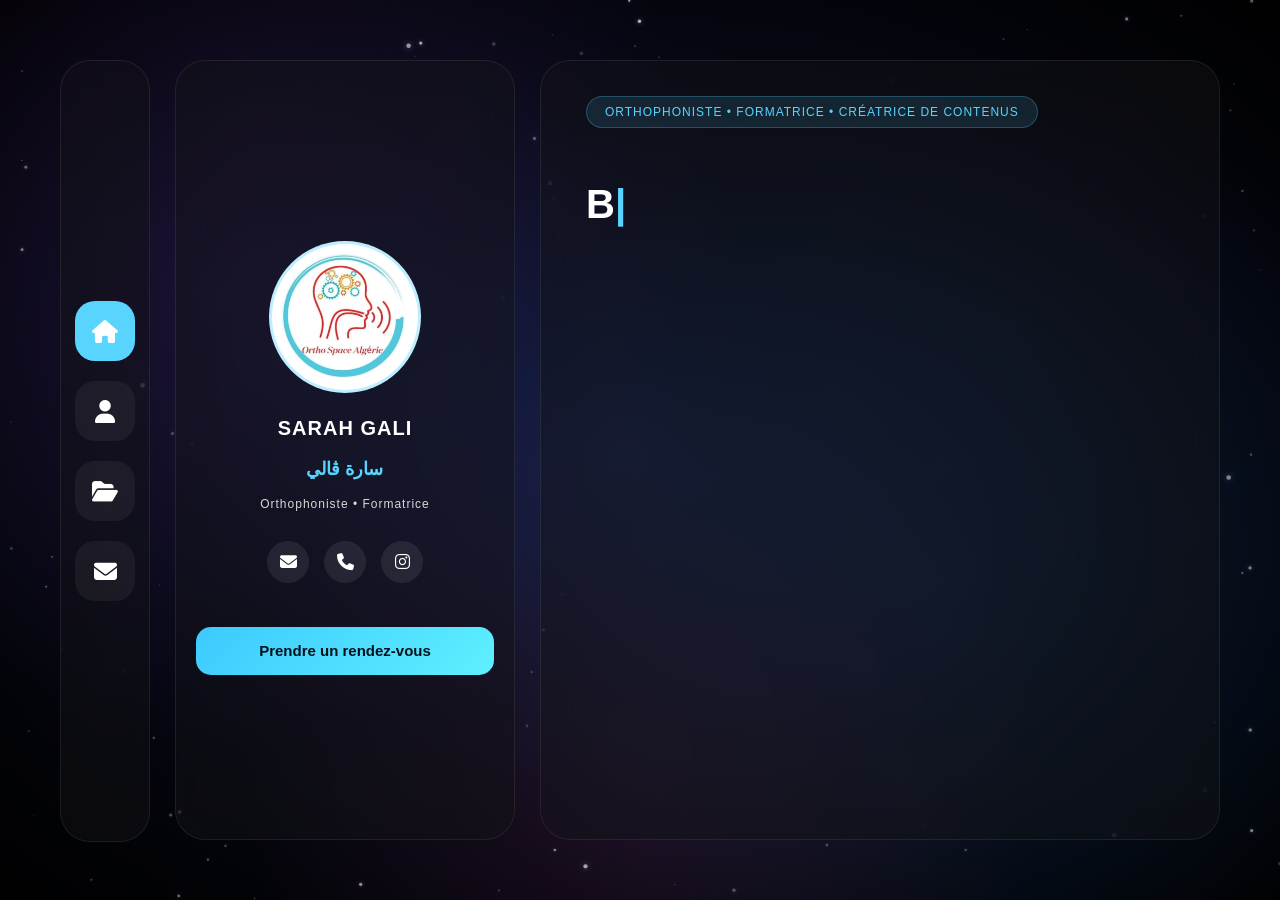
<file: index.html>
<!DOCTYPE html>
<html lang="fr">
<head>
    <meta charset="UTF-8">
    <meta name="viewport" content="width=device-width, initial-scale=1.0">
    <title>Sarah Gali — Orthophoniste | Ortho Space Algérie</title>

    <!-- Icônes -->
    <link rel="stylesheet" href="https://cdnjs.cloudflare.com/ajax/libs/font-awesome/6.7.2/css/all.min.css">

    <!-- Styles -->
    <link rel="stylesheet" href="style.css">
</head>

<body>

    <div class="container">

        <!-- ===== Sidebar (menu) ===== -->
        <aside class="sidebar">
            <nav class="menu">
                <a href="index.html" class="active" aria-label="Accueil">
                    <i class="fa-solid fa-house"></i>
                </a>
                <a href="Profil/index2.html" aria-label="Profil">
                    <i class="fa-solid fa-user"></i>
                </a>
                <a href="Portfolio/index3.html" aria-label="Portfolio">
                    <i class="fa-solid fa-folder-open"></i>
                </a>
                <a href="Contact/index4.html" aria-label="Contact">
                    <i class="fa-solid fa-envelope"></i>
                </a>
            </nav>
        </aside>

        <!-- ===== Profil ===== -->
        <aside class="profile">
            <img src="images/LogoOrtho.png" alt="Ortho Space Algérie" class="avatar">

            <h2>SARAH GALI</h2>
            <h3>سارة ڨالي</h3>
            <span>Orthophoniste • Formatrice</span>

            <div class="social">
                <a href="mailto:orthospacealgeria@gmail.com" aria-label="Email">
                    <i class="fa-solid fa-envelope"></i>
                </a>
                <a href="tel:+213540932616" aria-label="Téléphone">
                    <i class="fa-solid fa-phone"></i>
                </a>
                <a href="https://instagram.com/orthospacealgeria" target="_blank" rel="noopener" aria-label="Instagram">
                    <i class="fa-brands fa-instagram"></i>
                </a>
            </div>

            <button class="contact-btn" type="button">
                Prendre un rendez-vous
            </button>
        </aside>

        <!-- ===== Contenu principal ===== -->
        <main class="content">

            <!-- Hero -->
            <section class="hero">
                <span class="badge">ORTHOPHONISTE • FORMATRICE • CRÉATRICE DE CONTENUS</span>

                <h1>
                    Bonjour,
                    <br>
                    Je suis <span>Sarah Gali</span>
                </h1>

                <p>
                    Orthophoniste algérienne diplômée installer en liberal responsable d'
                    <strong>Ortho Space Algérie</strong>, j'accompagne les bébés,
                    enfants, adolescents, adultes et personnes âgées dans
                    l'évaluation, la prévention et la prise en charge des troubles
                    de la communication, du langage, de la déglutition et des
                    fonctions oro-myo-fonctionnelles.
                </p>
            </section>

            <!-- Services -->
            <section class="services-animation">
                <span class="section-subtitle">CE QUE JE FAIS</span>
                <h2 class="section-title">Mes <span>Services</span></h2>

                <div class="services-center">
                    <div class="line vertical"></div>
                    <div class="line horizontal"></div>

                    <div class="heart-center">
                        <i class="fa-solid fa-heart"></i>
                    </div>

                    <div class="service top-left">
                        <i class="fa-solid fa-comments"></i>
                        <h3>Langage oral</h3>
                    </div>

                    <div class="service top-right">
                        <i class="fa-solid fa-book"></i>
                        <h3>Apprentissages</h3>
                    </div>

                    <div class="service bottom-left">
                        <i class="fa-solid fa-puzzle-piece"></i>
                        <h3>TSA & Communication</h3>
                    </div>

                    <div class="service bottom-right">
                        <i class="fa-solid fa-utensils"></i>
                        <h3>Alimentation</h3>
                    </div>
                </div>
            </section>

            <a href="Profil/index2.html" class="know-link">
                <span class="know-text">Apprends à me connaître</span>
                <span class="know-arrow">
                    <i class="fa-solid fa-arrow-right-long"></i>
                </span>
            </a>

        </main>

    </div>

    <!-- Fond animé -->
    <div class="nebula"></div>
    <canvas id="stars"></canvas>

    <!-- Scripts -->
    <script src="script.js"></script>

</body>
</html>
</file>
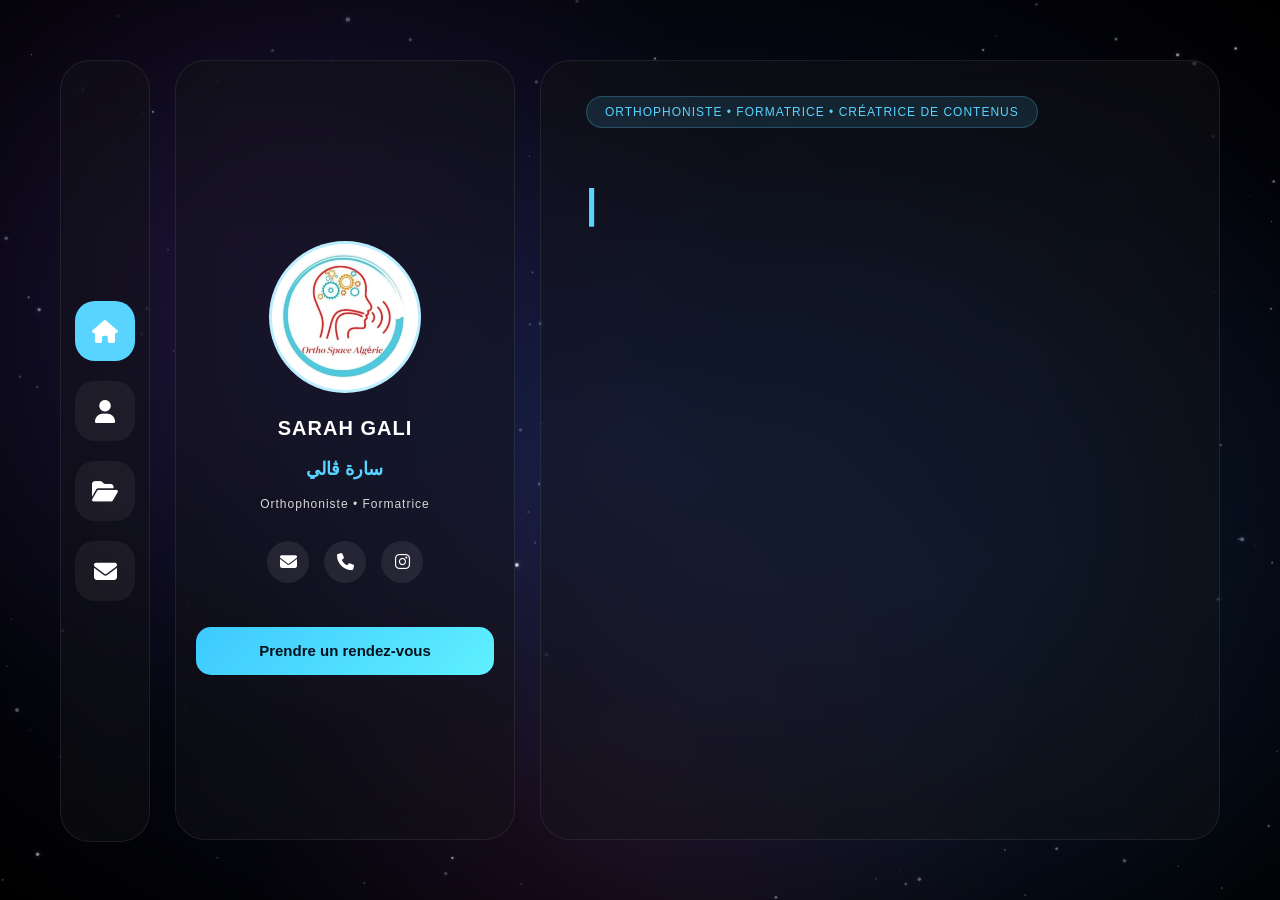
<file: Accueil/index.html>
<!DOCTYPE html>
<html lang="fr">
<head>
    <meta charset="UTF-8">
    <meta name="viewport" content="width=device-width, initial-scale=1.0">
    <title>Sarah Gali — Orthophoniste | Ortho Space Algérie</title>

    <!-- Icônes -->
    <link rel="stylesheet" href="https://cdnjs.cloudflare.com/ajax/libs/font-awesome/6.7.2/css/all.min.css">

    <!-- Styles -->
    <link rel="stylesheet" href="../Accueil/style.css">
</head>

<body>

    <div class="container">

        <!-- ===== Sidebar (menu) ===== -->
        <aside class="sidebar">
            <nav class="menu">
                <a href="../index.html" class="active" aria-label="Accueil">
                    <i class="fa-solid fa-house"></i>
                </a>
                <a href="../Profil/index2.html" aria-label="Profil">
                    <i class="fa-solid fa-user"></i>
                </a>
                <a href="../Portfolio/index3.html" aria-label="Portfolio">
                    <i class="fa-solid fa-folder-open"></i>
                </a>
                <a href="../Contact/index4.html" aria-label="Contact">
                    <i class="fa-solid fa-envelope"></i>
                </a>
            </nav>
        </aside>

        <!-- ===== Profil ===== -->
        <aside class="profile">
            <img src="../images/LogoOrtho.png" alt="Ortho Space Algérie" class="avatar">

            <h2>SARAH GALI</h2>
            <h3>سارة ڨالي</h3>
            <span>Orthophoniste • Formatrice</span>

            <div class="social">
                <a href="mailto:orthospacealgeria@gmail.com" aria-label="Email">
                    <i class="fa-solid fa-envelope"></i>
                </a>
                <a href="tel:+213540932616" aria-label="Téléphone">
                    <i class="fa-solid fa-phone"></i>
                </a>
                <a href="https://instagram.com/orthospacealgeria" target="_blank" rel="noopener" aria-label="Instagram">
                    <i class="fa-brands fa-instagram"></i>
                </a>
            </div>

            <button class="contact-btn" type="button">
                Prendre un rendez-vous
            </button>
        </aside>

        <!-- ===== Contenu principal ===== -->
        <main class="content">

            <!-- Hero -->
            <section class="hero">
                <span class="badge">ORTHOPHONISTE • FORMATRICE • CRÉATRICE DE CONTENUS</span>

                <h1>
                    Bonjour,
                    <br>
                    Je suis <span>Sarah Gali</span>
                </h1>

                <p>
                    Orthophoniste algérienne diplômée et j'ai une clinique de
                    <strong>Ortho Space Algérie</strong>, j'accompagne les bébés,
                    enfants, adolescents, adultes et personnes âgées dans
                    l'évaluation, la prévention et la prise en charge des troubles
                    de la communication, du langage, de la déglutition et des
                    fonctions oro-myo-fonctionnelles.
                </p>
            </section>

            <!-- Services -->
            <section class="services-animation">
                <span class="section-subtitle">CE QUE JE FAIS</span>
                <h2 class="section-title">Mes <span>Services</span></h2>

                <div class="services-center">
                    <div class="line vertical"></div>
                    <div class="line horizontal"></div>

                    <div class="heart-center">
                        <i class="fa-solid fa-heart"></i>
                    </div>

                    <div class="service top-left">
                        <i class="fa-solid fa-comments"></i>
                        <h3>Langage oral</h3>
                    </div>

                    <div class="service top-right">
                        <i class="fa-solid fa-book"></i>
                        <h3>Apprentissages</h3>
                    </div>

                    <div class="service bottom-left">
                        <i class="fa-solid fa-puzzle-piece"></i>
                        <h3>TSA & Communication</h3>
                    </div>

                    <div class="service bottom-right">
                        <i class="fa-solid fa-utensils"></i>
                        <h3>Alimentation</h3>
                    </div>
                </div>
            </section>

            <a href="Profil.html" class="know-link">
                <span class="know-text">Apprends à me connaître</span>
                <span class="know-arrow">
                    <i class="fa-solid fa-arrow-right-long"></i>
                </span>
            </a>

        </main>

    </div>

    <!-- Fond animé -->
    <div class="nebula"></div>
    <canvas id="stars"></canvas>

    <!-- Scripts -->
    <script src="../Accueil/script.js"></script>

</body>
</html>
</file>
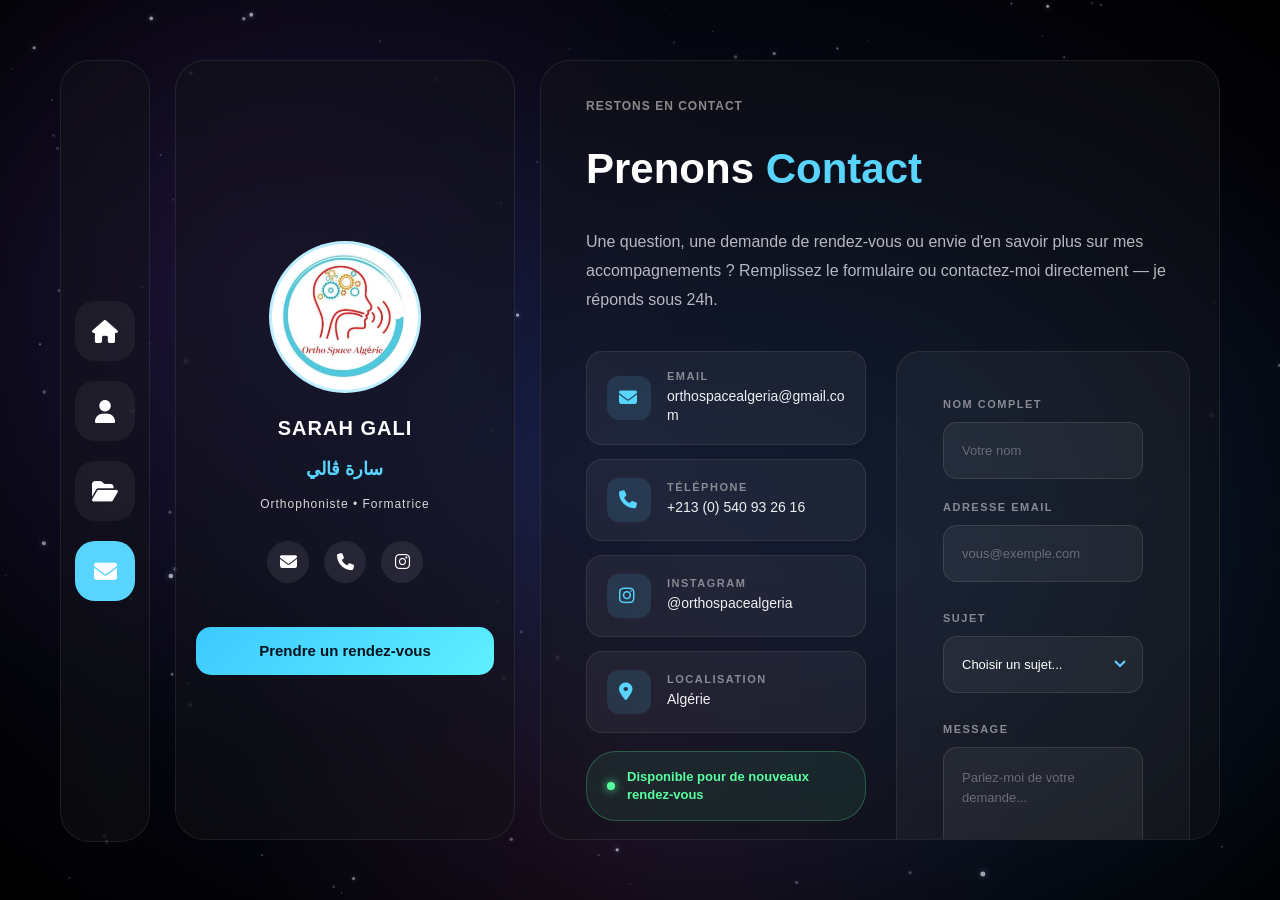
<file: Contact/index4.html>
<!DOCTYPE html>
<html lang="fr">
<head>
    <meta charset="UTF-8">
    <meta name="viewport" content="width=device-width, initial-scale=1.0">
    <title>Sarah Gali — Orthophoniste | Ortho Space Algérie</title>

    <!-- Icônes -->
    <link rel="stylesheet" href="https://cdnjs.cloudflare.com/ajax/libs/font-awesome/6.7.2/css/all.min.css">

    <!-- Styles -->
    <link rel="stylesheet" href="../Contact/style4.css">
</head>

<body>

    <div class="container">

        <!-- ===== Sidebar (menu) ===== -->
        <aside class="sidebar">
            <nav class="menu">
                <a href="../index.html"  aria-label="Accueil">
                    <i class="fa-solid fa-house"></i>
                </a>
                <a href="../Profil/index2.html"  aria-label="Profil">
                    <i class="fa-solid fa-user"></i>
                </a>
                <a href="../Portfolio/index3.html" aria-label="Portfolio">
                    <i class="fa-solid fa-folder-open"></i>
                </a>
                <a href="../Contact/index4.html" class="active" aria-label="Contact">
                    <i class="fa-solid fa-envelope"></i>
                </a>
            </nav>
        </aside>

        <!-- ===== Profil ===== -->
        <aside class="profile">
            <img src="../images/LogoOrtho.png" alt="Ortho Space Algérie" class="avatar">

            <h2>SARAH GALI</h2>
            <h3>سارة ڨالي</h3>
            <span>Orthophoniste • Formatrice</span>

            <div class="social">
                <a href="mailto:orthospacealgeria@gmail.com" aria-label="Email">
                    <i class="fa-solid fa-envelope"></i>
                </a>
                <a href="tel:+213540932616" aria-label="Téléphone">
                    <i class="fa-solid fa-phone"></i>
                </a>
                <a href="https://instagram.com/orthospacealgeria" target="_blank" rel="noopener" aria-label="Instagram">
                    <i class="fa-brands fa-instagram"></i>
                </a>
            </div>

            <button class="contact-btn" type="button">
                Prendre un rendez-vous
            </button>
        </aside>

        <!-- ===== Contact ===== -->
        <section class="content">

            <div class="content-header">
                <span class="eyebrow">RESTONS EN CONTACT</span>
                <h1>Prenons <span class="highlight">Contact</span></h1>
                <p>
                    Une question, une demande de rendez-vous ou envie d'en savoir plus
                    sur mes accompagnements&nbsp;? Remplissez le formulaire ou contactez-moi
                    directement — je réponds sous 24h.
                </p>
            </div>

            <div class="contact-grid">

                <!-- Coordonnées -->
                <div class="info-list">

                    <a class="item" href="mailto:orthospacealgeria@gmail.com">
                        <div class="item-icon">
                            <i class="fa-solid fa-envelope"></i>
                        </div>
                        <div class="item-text">
                            <span class="label">Email</span>
                            <p>orthospacealgeria@gmail.com</p>
                        </div>
                    </a>

                    <a class="item" href="tel:+213540932616">
                        <div class="item-icon">
                            <i class="fa-solid fa-phone"></i>
                        </div>
                        <div class="item-text">
                            <span class="label">Téléphone</span>
                            <p>+213 (0) 540 93 26 16</p>
                        </div>
                    </a>

                    <a class="item" href="https://instagram.com/orthospacealgeria" target="_blank" rel="noopener">
                        <div class="item-icon">
                            <i class="fa-brands fa-instagram"></i>
                        </div>
                        <div class="item-text">
                            <span class="label">Instagram</span>
                            <p>@orthospacealgeria</p>
                        </div>
                    </a>

                    <div class="item">
                        <div class="item-icon">
                            <i class="fa-solid fa-location-dot"></i>
                        </div>
                        <div class="item-text">
                            <span class="label">Localisation</span>
                            <p>Algérie</p>
                        </div>
                    </div>

                    <div class="availability-badge">
                        <span class="dot"></span>
                        Disponible pour de nouveaux rendez-vous
                    </div>

                </div>

                <!-- Formulaire -->
                <form class="contact-form" id="contactForm" novalidate>

                    <div class="form-row">
                        <div class="form-group">
                            <label for="fullName">Nom complet</label>
                            <input type="text" id="fullName" name="fullName" placeholder="Votre nom" required>
                        </div>
                        <div class="form-group">
                            <label for="emailAddress">Adresse email</label>
                            <input type="email" id="emailAddress" name="emailAddress" placeholder="vous@exemple.com" required>
                        </div>
                    </div>

                    <div class="form-group">
                        <label for="subject">Sujet</label>
                        <select id="subject" name="subject" required>
                            <option value="" disabled selected>Choisir un sujet...</option>
                            <option value="rdv">Prise de rendez-vous</option>
                            <option value="info">Demande d'information</option>
                            <option value="formation">Formation / Atelier</option>
                            <option value="autre">Autre</option>
                        </select>
                    </div>

                    <div class="form-group">
                        <label for="message">Message</label>
                        <textarea id="message" name="message" maxlength="500"
                            placeholder="Parlez-moi de votre demande..." required></textarea>
                        <span class="char-counter"><span id="charCount">0</span> / 500</span>
                    </div>

                    <button type="submit" class="contact-btn">
                        Envoyer le message <i class="fa-solid fa-arrow-right"></i>
                    </button>

                    <p class="form-feedback" id="formFeedback"></p>

                </form>

            </div>

        </section>

    </div>

    <!-- Fond animé -->
    <div class="nebula"></div>
    <canvas id="stars"></canvas>

    <!-- Scripts -->
    <script src="../Contact/script4.js"></script>

</body>
</html>
</file>
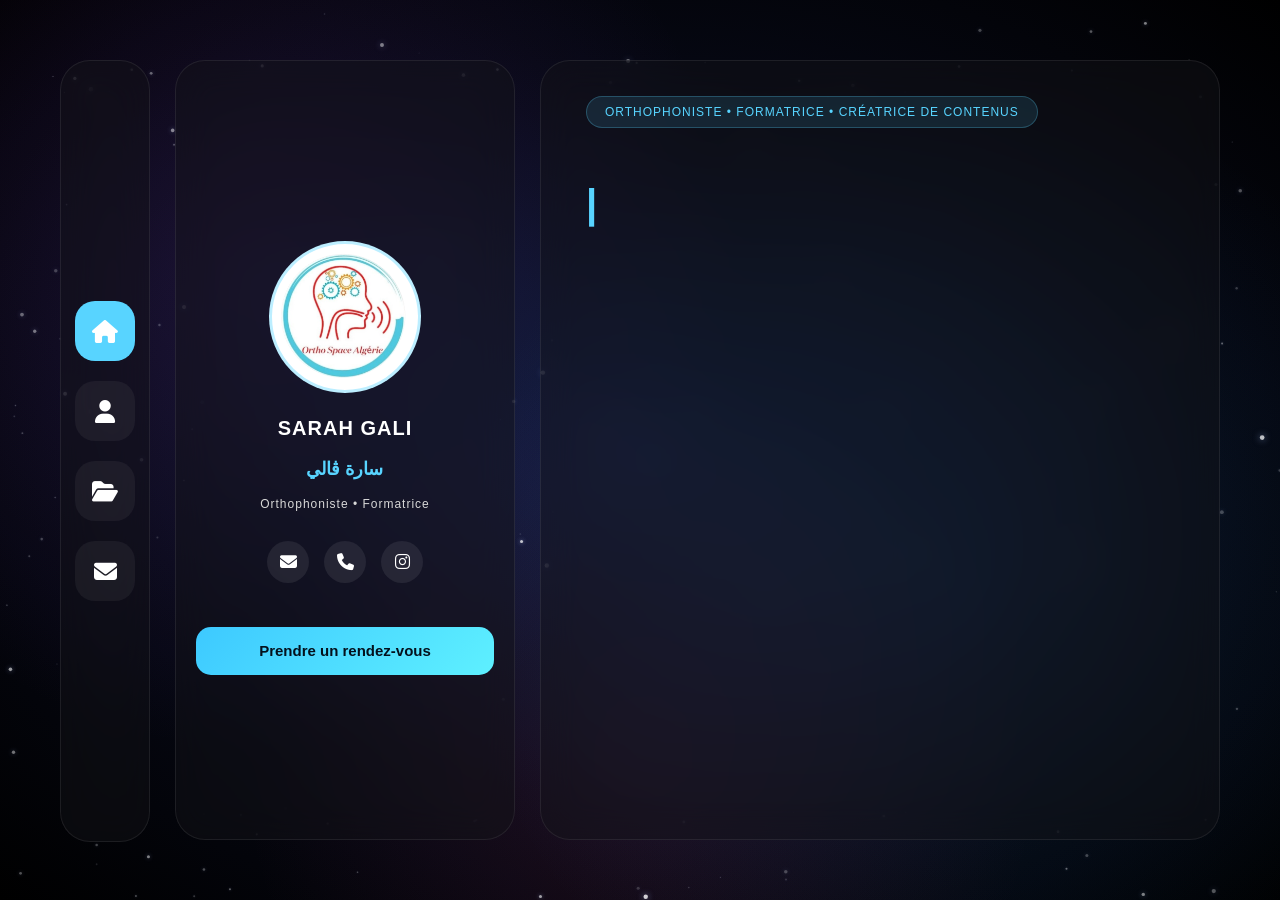
<file: indexs/Accueil.html>
<!DOCTYPE html>
<html lang="fr">
<head>
    <meta charset="UTF-8">
    <meta name="viewport" content="width=device-width, initial-scale=1.0">
    <title>Sarah Gali — Orthophoniste | Ortho Space Algérie</title>

    <!-- Icônes -->
    <link rel="stylesheet" href="https://cdnjs.cloudflare.com/ajax/libs/font-awesome/6.7.2/css/all.min.css">

    <!-- Styles -->
    <link rel="stylesheet" href="../styles/Accueil.css">
</head>

<body>

    <div class="container">

        <!-- ===== Sidebar (menu) ===== -->
        <aside class="sidebar">
            <nav class="menu">
                <a href="Accueil.html" class="active" aria-label="Accueil">
                    <i class="fa-solid fa-house"></i>
                </a>
                <a href="Profil.html" aria-label="Profil">
                    <i class="fa-solid fa-user"></i>
                </a>
                <a href="Portfolio.html" aria-label="Portfolio">
                    <i class="fa-solid fa-folder-open"></i>
                </a>
                <a href="Contact.html" aria-label="Contact">
                    <i class="fa-solid fa-envelope"></i>
                </a>
            </nav>
        </aside>

        <!-- ===== Profil ===== -->
        <aside class="profile">
            <img src="../images/LogoOrtho.png" alt="Ortho Space Algérie" class="avatar">

            <h2>SARAH GALI</h2>
            <h3>سارة ڨالي</h3>
            <span>Orthophoniste • Formatrice</span>

            <div class="social">
                <a href="mailto:orthospacealgeria@gmail.com" aria-label="Email">
                    <i class="fa-solid fa-envelope"></i>
                </a>
                <a href="tel:+213540932616" aria-label="Téléphone">
                    <i class="fa-solid fa-phone"></i>
                </a>
                <a href="https://instagram.com/orthospacealgeria" target="_blank" rel="noopener" aria-label="Instagram">
                    <i class="fa-brands fa-instagram"></i>
                </a>
            </div>

            <button class="contact-btn" type="button">
                Prendre un rendez-vous
            </button>
        </aside>

        <!-- ===== Contenu principal ===== -->
        <main class="content">

            <!-- Hero -->
            <section class="hero">
                <span class="badge">ORTHOPHONISTE • FORMATRICE • CRÉATRICE DE CONTENUS</span>

                <h1>
                    Bonjour,
                    <br>
                    Je suis <span>Sarah Gali</span>
                </h1>

                <p>
                    Orthophoniste algérienne diplômée et j'ai une clinique de
                    <strong>Ortho Space Algérie</strong>, j'accompagne les bébés,
                    enfants, adolescents, adultes et personnes âgées dans
                    l'évaluation, la prévention et la prise en charge des troubles
                    de la communication, du langage, de la déglutition et des
                    fonctions oro-myo-fonctionnelles.
                </p>
            </section>

            <!-- Services -->
            <section class="services-animation">
                <span class="section-subtitle">CE QUE JE FAIS</span>
                <h2 class="section-title">Mes <span>Services</span></h2>

                <div class="services-center">
                    <div class="line vertical"></div>
                    <div class="line horizontal"></div>

                    <div class="heart-center">
                        <i class="fa-solid fa-heart"></i>
                    </div>

                    <div class="service top-left">
                        <i class="fa-solid fa-comments"></i>
                        <h3>Langage oral</h3>
                    </div>

                    <div class="service top-right">
                        <i class="fa-solid fa-book"></i>
                        <h3>Apprentissages</h3>
                    </div>

                    <div class="service bottom-left">
                        <i class="fa-solid fa-puzzle-piece"></i>
                        <h3>TSA & Communication</h3>
                    </div>

                    <div class="service bottom-right">
                        <i class="fa-solid fa-utensils"></i>
                        <h3>Alimentation</h3>
                    </div>
                </div>
            </section>

            <a href="Profil.html" class="know-link">
                <span class="know-text">Apprends à me connaître</span>
                <span class="know-arrow">
                    <i class="fa-solid fa-arrow-right-long"></i>
                </span>
            </a>

        </main>

    </div>

    <!-- Fond animé -->
    <div class="nebula"></div>
    <canvas id="stars"></canvas>

    <!-- Scripts -->
    <script src="../scripts/Accueil.js"></script>

</body>
</html>
</file>
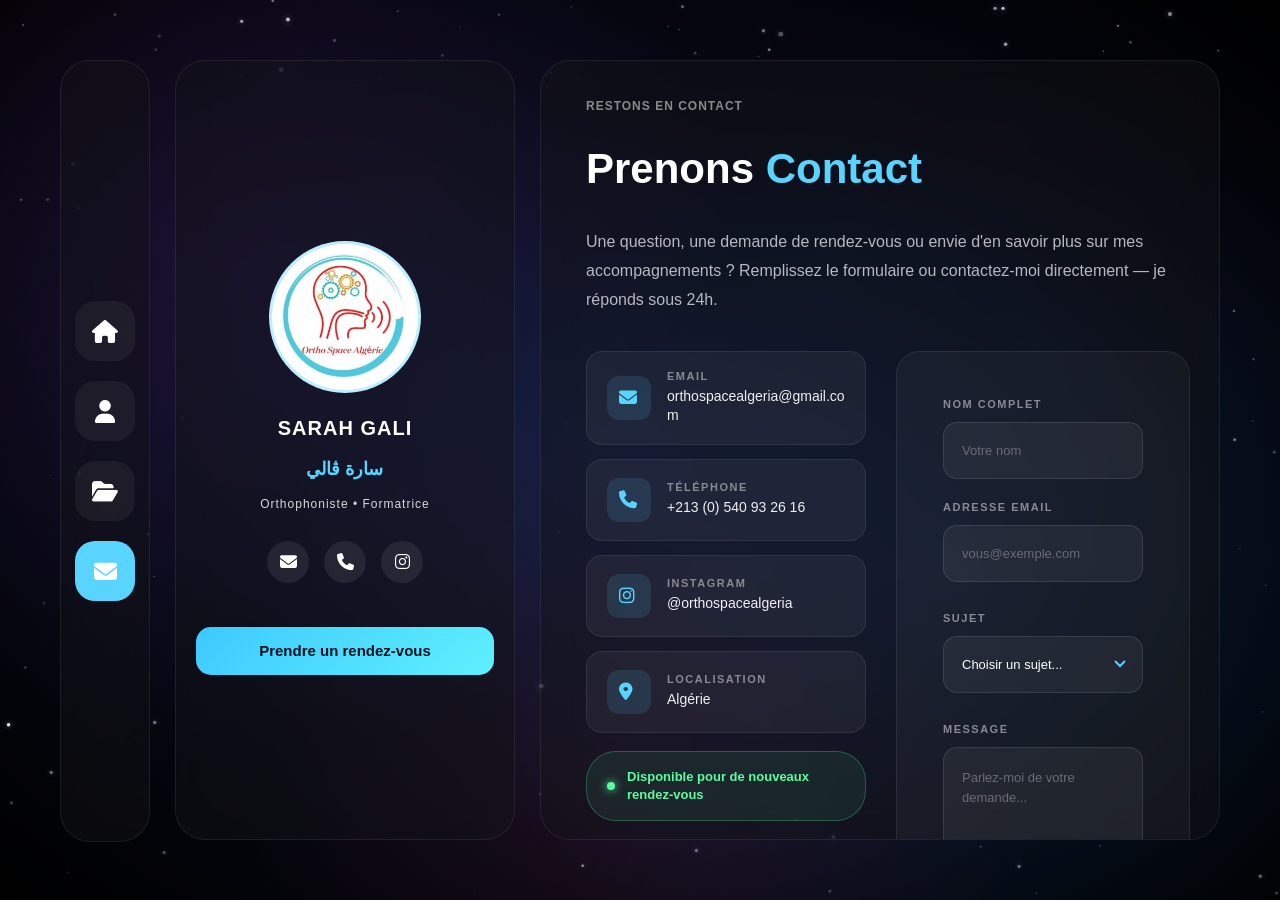
<file: indexs/Contact.html>
<!DOCTYPE html>
<html lang="fr">
<head>
    <meta charset="UTF-8">
    <meta name="viewport" content="width=device-width, initial-scale=1.0">
    <title>Sarah Gali — Orthophoniste | Ortho Space Algérie</title>

    <!-- Icônes -->
    <link rel="stylesheet" href="https://cdnjs.cloudflare.com/ajax/libs/font-awesome/6.7.2/css/all.min.css">

    <!-- Styles -->
    <link rel="stylesheet" href="../styles/Contact.css">
</head>

<body>

    <div class="container">

        <!-- ===== Sidebar (menu) ===== -->
        <aside class="sidebar">
            <nav class="menu">
                <a href="Accueil.html"  aria-label="Accueil">
                    <i class="fa-solid fa-house"></i>
                </a>
                <a href="Profil.html"  aria-label="Profil">
                    <i class="fa-solid fa-user"></i>
                </a>
                <a href="Portfolio.html" aria-label="Portfolio">
                    <i class="fa-solid fa-folder-open"></i>
                </a>
                <a href="Contact.html" class="active" aria-label="Contact">
                    <i class="fa-solid fa-envelope"></i>
                </a>
            </nav>
        </aside>

        <!-- ===== Profil ===== -->
        <aside class="profile">
            <img src="../images/LogoOrtho.png" alt="Ortho Space Algérie" class="avatar">

            <h2>SARAH GALI</h2>
            <h3>سارة ڨالي</h3>
            <span>Orthophoniste • Formatrice</span>

            <div class="social">
                <a href="mailto:orthospacealgeria@gmail.com" aria-label="Email">
                    <i class="fa-solid fa-envelope"></i>
                </a>
                <a href="tel:+213540932616" aria-label="Téléphone">
                    <i class="fa-solid fa-phone"></i>
                </a>
                <a href="https://instagram.com/orthospacealgeria" target="_blank" rel="noopener" aria-label="Instagram">
                    <i class="fa-brands fa-instagram"></i>
                </a>
            </div>

            <button class="contact-btn" type="button">
                Prendre un rendez-vous
            </button>
        </aside>

        <!-- ===== Contact ===== -->
        <section class="content">

            <div class="content-header">
                <span class="eyebrow">RESTONS EN CONTACT</span>
                <h1>Prenons <span class="highlight">Contact</span></h1>
                <p>
                    Une question, une demande de rendez-vous ou envie d'en savoir plus
                    sur mes accompagnements&nbsp;? Remplissez le formulaire ou contactez-moi
                    directement — je réponds sous 24h.
                </p>
            </div>

            <div class="contact-grid">

                <!-- Coordonnées -->
                <div class="info-list">

                    <a class="item" href="mailto:orthospacealgeria@gmail.com">
                        <div class="item-icon">
                            <i class="fa-solid fa-envelope"></i>
                        </div>
                        <div class="item-text">
                            <span class="label">Email</span>
                            <p>orthospacealgeria@gmail.com</p>
                        </div>
                    </a>

                    <a class="item" href="tel:+213540932616">
                        <div class="item-icon">
                            <i class="fa-solid fa-phone"></i>
                        </div>
                        <div class="item-text">
                            <span class="label">Téléphone</span>
                            <p>+213 (0) 540 93 26 16</p>
                        </div>
                    </a>

                    <a class="item" href="https://instagram.com/orthospacealgeria" target="_blank" rel="noopener">
                        <div class="item-icon">
                            <i class="fa-brands fa-instagram"></i>
                        </div>
                        <div class="item-text">
                            <span class="label">Instagram</span>
                            <p>@orthospacealgeria</p>
                        </div>
                    </a>

                    <div class="item">
                        <div class="item-icon">
                            <i class="fa-solid fa-location-dot"></i>
                        </div>
                        <div class="item-text">
                            <span class="label">Localisation</span>
                            <p>Algérie</p>
                        </div>
                    </div>

                    <div class="availability-badge">
                        <span class="dot"></span>
                        Disponible pour de nouveaux rendez-vous
                    </div>

                </div>

                <!-- Formulaire -->
                <form class="contact-form" id="contactForm" novalidate>

                    <div class="form-row">
                        <div class="form-group">
                            <label for="fullName">Nom complet</label>
                            <input type="text" id="fullName" name="fullName" placeholder="Votre nom" required>
                        </div>
                        <div class="form-group">
                            <label for="emailAddress">Adresse email</label>
                            <input type="email" id="emailAddress" name="emailAddress" placeholder="vous@exemple.com" required>
                        </div>
                    </div>

                    <div class="form-group">
                        <label for="subject">Sujet</label>
                        <select id="subject" name="subject" required>
                            <option value="" disabled selected>Choisir un sujet...</option>
                            <option value="rdv">Prise de rendez-vous</option>
                            <option value="info">Demande d'information</option>
                            <option value="formation">Formation / Atelier</option>
                            <option value="autre">Autre</option>
                        </select>
                    </div>

                    <div class="form-group">
                        <label for="message">Message</label>
                        <textarea id="message" name="message" maxlength="500"
                            placeholder="Parlez-moi de votre demande..." required></textarea>
                        <span class="char-counter"><span id="charCount">0</span> / 500</span>
                    </div>

                    <button type="submit" class="contact-btn">
                        Envoyer le message <i class="fa-solid fa-arrow-right"></i>
                    </button>

                    <p class="form-feedback" id="formFeedback"></p>

                </form>

            </div>

        </section>

    </div>

    <!-- Fond animé -->
    <div class="nebula"></div>
    <canvas id="stars"></canvas>

    <!-- Scripts -->
    <script src="../scripts/Contact.js"></script>

</body>
</html>
</file>
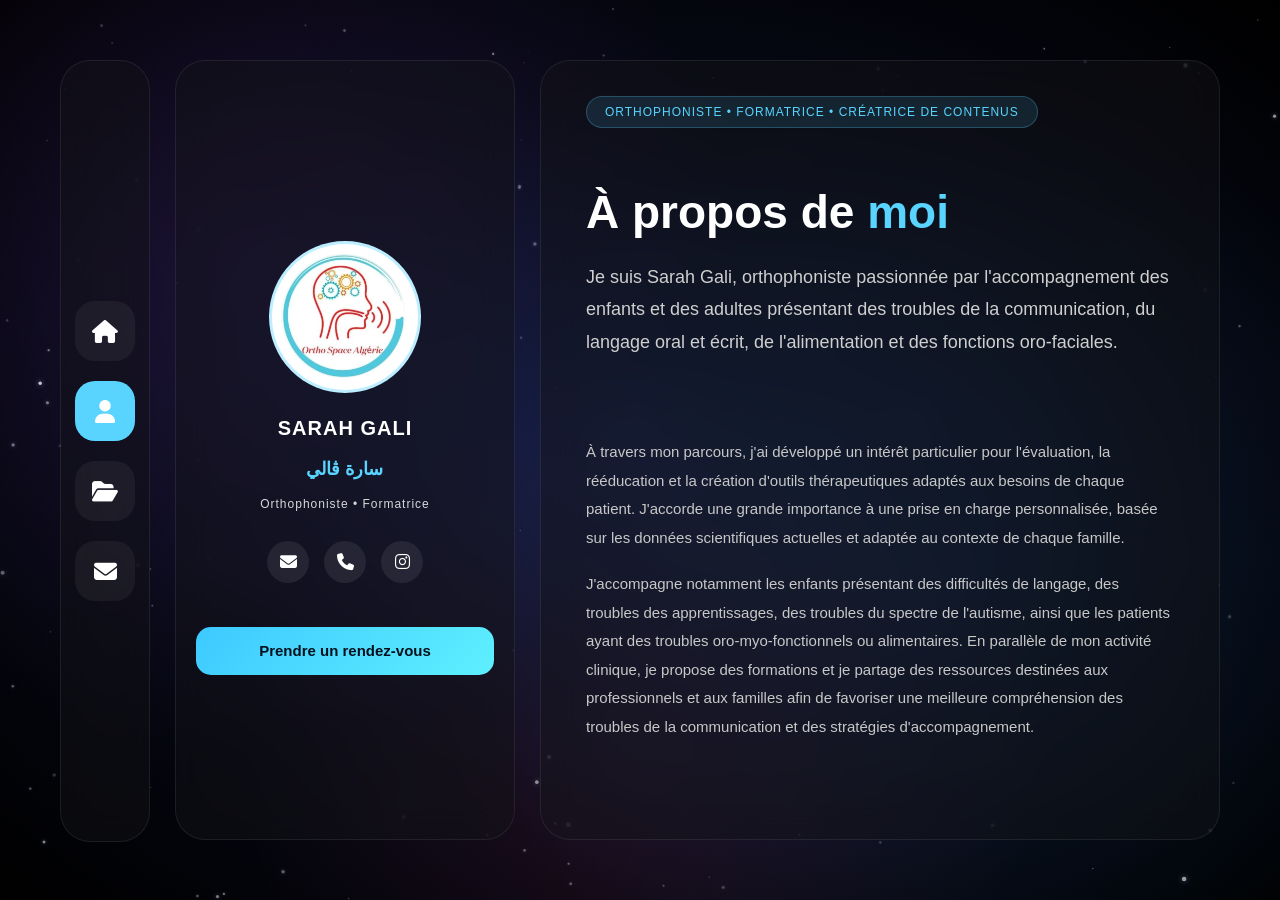
<file: indexs/Profil.html>
<!DOCTYPE html>
<html lang="fr">
<head>
    <meta charset="UTF-8">
    <meta name="viewport" content="width=device-width, initial-scale=1.0">
    <title>Sarah Gali — Orthophoniste | Ortho Space Algérie</title>

    <!-- Icônes -->
    <link rel="stylesheet" href="https://cdnjs.cloudflare.com/ajax/libs/font-awesome/6.7.2/css/all.min.css">

    <!-- Styles -->
    <link rel="stylesheet" href="../styles/Profil.css">
</head>

<body>

    <div class="container">

        <!-- ===== Sidebar (menu) ===== -->
        <aside class="sidebar">
            <nav class="menu">
                <a href="Accueil.html"  aria-label="Accueil">
                    <i class="fa-solid fa-house"></i>
                </a>
                <a href="Profil.html" class="active" aria-label="Profil">
                    <i class="fa-solid fa-user"></i>
                </a>
                <a href="Portfolio.html" aria-label="Portfolio">
                    <i class="fa-solid fa-folder-open"></i>
                </a>
                <a href="Contact.html" aria-label="Contact">
                    <i class="fa-solid fa-envelope"></i>
                </a>
            </nav>
        </aside>

        <!-- ===== Profil ===== -->
        <aside class="profile">
            <img src="../images/LogoOrtho.png" alt="Ortho Space Algérie" class="avatar">

            <h2>SARAH GALI</h2>
            <h3>سارة ڨالي</h3>
            <span>Orthophoniste • Formatrice</span>

            <div class="social">
                <a href="mailto:orthospacealgeria@gmail.com" aria-label="Email">
                    <i class="fa-solid fa-envelope"></i>
                </a>
                <a href="tel:+213540932616" aria-label="Téléphone">
                    <i class="fa-solid fa-phone"></i>
                </a>
                <a href="https://instagram.com/orthospacealgeria" target="_blank" rel="noopener" aria-label="Instagram">
                    <i class="fa-brands fa-instagram"></i>
                </a>
            </div>

            <button class="contact-btn" type="button">
                Prendre un rendez-vous
            </button>
        </aside>

        <!-- ===== Contenu principal : À propos ===== -->
        <main class="content">

            <!-- Hero / About -->
            <section class="about-hero">
                <span class="badge">ORTHOPHONISTE • FORMATRICE • CRÉATRICE DE CONTENUS</span>

                <h1>
                    À propos de <span>moi</span>
                </h1>

                <p class="lead">
                    Je suis Sarah Gali, orthophoniste passionnée par l'accompagnement
                    des enfants et des adultes présentant des troubles de la
                    communication, du langage oral et écrit, de l'alimentation et
                    des fonctions oro-faciales.
                </p>
            </section>

            <!-- Texte About détaillé -->
            <section class="about-text reveal">
                <p>
                    À travers mon parcours, j'ai développé un intérêt particulier
                    pour l'évaluation, la rééducation et la création d'outils
                    thérapeutiques adaptés aux besoins de chaque patient. J'accorde
                    une grande importance à une prise en charge personnalisée,
                    basée sur les données scientifiques actuelles et adaptée au
                    contexte de chaque famille.
                </p>
                <p>
                    J'accompagne notamment les enfants présentant des difficultés
                    de langage, des troubles des apprentissages, des troubles du
                    spectre de l'autisme, ainsi que les patients ayant des troubles
                    oro-myo-fonctionnels ou alimentaires. En parallèle de mon
                    activité clinique, je propose des formations et je partage des
                    ressources destinées aux professionnels et aux familles afin de
                    favoriser une meilleure compréhension des troubles de la
                    communication et des stratégies d'accompagnement.
                </p>
            </section>

            <blockquote class="mission-quote reveal">
                <i class="fa-solid fa-quote-left"></i>
                Rendre l'orthophonie accessible, humaine et basée sur des
                pratiques actualisées, tout en valorisant le potentiel unique de
                chaque personne accompagnée.
            </blockquote>

            <div class="divider reveal"></div>

            <!-- Parcours professionnel -->
            <section class="journey reveal">
                <span class="section-subtitle">PARCOURS</span>
                <h2 class="section-title">Parcours <span>Professionnel</span></h2>

                <p>
                    Orthophoniste algérienne diplômée, installée en pratique
                    libérale, je suis la fondatrice de <strong>Ortho Space
                    Algérie</strong>, un espace dédié à l'accompagnement
                    orthophonique des bébés, enfants, adultes et personnes âgées.
                </p>
                <p>
                    Dans une démarche de formation continue, j'ai suivi de
                    nombreuses formations spécialisées auprès d'organismes et
                    d'experts internationaux, afin d'enrichir ma pratique clinique
                    et d'actualiser mes approches thérapeutiques.
                </p>
                <p>
                    Mon parcours est également enrichi par une formation
                    universitaire en langue anglaise — un choix qui s'inscrit dans
                    une volonté d'accéder aux ressources scientifiques
                    internationales, aux recherches récentes et aux publications
                    disponibles en anglais dans le domaine de l'orthophonie, afin
                    de rester informée des avancées scientifiques à l'échelle
                    internationale.
                </p>
            </section>

            <!-- Langues -->
            <section class="languages reveal">
                <span class="section-subtitle">PRISE EN CHARGE</span>
                <h2 class="section-title">Langues <span>Parlées</span></h2>
                <p>
                    J'assure des prises en charge en arabe, français et
                    anglais, afin de proposer un accompagnement adapté au contexte
                    linguistique et culturel de chaque patient.
                </p>

                <div class="lang-cards stagger">
                    <div class="lang-card">
                        <div class="lang-card-head">
                            <div>
                                <h3>Arabe</h3>
                                <span class="lang-level">LANGUE MATERNELLE</span>
                            </div>
                            <span class="lang-code">AR</span>
                        </div>
                        <div class="lang-circle" data-percent="98">
                            <svg viewBox="0 0 120 120">
                                <circle class="circle-bg" cx="60" cy="60" r="52"></circle>
                                <circle class="circle-progress" cx="60" cy="60" r="52"></circle>
                            </svg>
                            <span class="circle-label">0%</span>
                        </div>
                    </div>

                    <div class="lang-card">
                        <div class="lang-card-head">
                            <div>
                                <h3>Français</h3>
                                <span class="lang-level">COURANT</span>
                            </div>
                            <span class="lang-code">FR</span>
                        </div>
                        <div class="lang-circle" data-percent="95">
                            <svg viewBox="0 0 120 120">
                                <circle class="circle-bg" cx="60" cy="60" r="52"></circle>
                                <circle class="circle-progress" cx="60" cy="60" r="52"></circle>
                            </svg>
                            <span class="circle-label">0%</span>
                        </div>
                    </div>

                    <div class="lang-card">
                        <div class="lang-card-head">
                            <div>
                                <h3>Anglais</h3>
                                <span class="lang-level">INTERMÉDIAIRE</span>
                            </div>
                            <span class="lang-code">EN</span>
                        </div>
                        <div class="lang-circle" data-percent="100">
                            <svg viewBox="0 0 120 120">
                                <circle class="circle-bg" cx="60" cy="60" r="52"></circle>
                                <circle class="circle-progress" cx="60" cy="60" r="52"></circle>
                            </svg>
                            <span class="circle-label">0%</span>
                        </div>
                    </div>
                </div>
            </section>

            <!-- Champs d'intervention -->
            <section class="specialties reveal">
                <span class="section-subtitle">CHAMPS D'INTERVENTION</span>
                <h2 class="section-title">Mes <span>Spécialités</span></h2>

                <!-- Orbite animée (desktop / tablette) -->
                <div class="orbit-wrapper">

                    <div class="orbit-center">
                        <i class="fa-solid fa-stethoscope"></i>
                        <span>Spécialités</span>
                    </div>

                    <div class="orbit-guide"></div>

                    <div class="orbit-ring">
                        <div class="orbit-item" style="--a:0deg;">
                            <div class="orbit-item-inner">
                                <i class="fa-solid fa-comments"></i>
                                <span>Langage oral</span>
                            </div>
                        </div>
                        <div class="orbit-item" style="--a:32.73deg;">
                            <div class="orbit-item-inner">
                                <i class="fa-solid fa-microphone"></i>
                                <span>Sons de la parole</span>
                            </div>
                        </div>
                        <div class="orbit-item" style="--a:65.45deg;">
                            <div class="orbit-item-inner">
                                <i class="fa-solid fa-book"></i>
                                <span>Apprentissages</span>
                            </div>
                        </div>
                        <div class="orbit-item" style="--a:98.18deg;">
                            <div class="orbit-item-inner">
                                <i class="fa-solid fa-puzzle-piece"></i>
                                <span>TSA & Communication</span>
                            </div>
                        </div>
                        <div class="orbit-item" style="--a:130.91deg;">
                            <div class="orbit-item-inner">
                                <i class="fa-solid fa-hands"></i>
                                <span>CAA</span>
                            </div>
                        </div>
                        <div class="orbit-item" style="--a:163.64deg;">
                            <div class="orbit-item-inner">
                                <i class="fa-solid fa-utensils"></i>
                                <span>Alimentation</span>
                            </div>
                        </div>
                        <div class="orbit-item" style="--a:196.36deg;">
                            <div class="orbit-item-inner">
                                <i class="fa-solid fa-tooth"></i>
                                <span>Oro-myo-fonctionnel</span>
                            </div>
                        </div>
                        <div class="orbit-item" style="--a:229.09deg;">
                            <div class="orbit-item-inner">
                                <i class="fa-solid fa-glass-water"></i>
                                <span>Déglutition</span>
                            </div>
                        </div>
                        <div class="orbit-item" style="--a:261.82deg;">
                            <div class="orbit-item-inner">
                                <i class="fa-solid fa-brain"></i>
                                <span>Aphasie post-AVC</span>
                            </div>
                        </div>
                        <div class="orbit-item" style="--a:294.55deg;">
                            <div class="orbit-item-inner">
                                <i class="fa-solid fa-volume-high"></i>
                                <span>Voix</span>
                            </div>
                        </div>
                        <div class="orbit-item" style="--a:327.27deg;">
                            <div class="orbit-item-inner">
                                <i class="fa-solid fa-comment-dots"></i>
                                <span>Bégaiement</span>
                            </div>
                        </div>
                    </div>
                </div>

                <!-- Repli en grille simple (mobile) -->
                <div class="specialty-grid stagger">
                    <div class="specialty-card">
                        <i class="fa-solid fa-comments"></i>
                        <h3>Langage oral</h3>
                        <p>Troubles du développement du langage</p>
                    </div>
                    <div class="specialty-card">
                        <i class="fa-solid fa-microphone"></i>
                        <h3>Sons de la parole</h3>
                        <p>Articulation et phonologie</p>
                    </div>
                    <div class="specialty-card">
                        <i class="fa-solid fa-book"></i>
                        <h3>Apprentissages</h3>
                        <p>Troubles spécifiques des apprentissages</p>
                    </div>
                    <div class="specialty-card">
                        <i class="fa-solid fa-puzzle-piece"></i>
                        <h3>TSA & Communication</h3>
                        <p>Troubles du spectre de l'autisme</p>
                    </div>
                    <div class="specialty-card">
                        <i class="fa-solid fa-hands"></i>
                        <h3>CAA</h3>
                        <p>Communication Alternative et Améliorée</p>
                    </div>
                    <div class="specialty-card">
                        <i class="fa-solid fa-utensils"></i>
                        <h3>Alimentation</h3>
                        <p>Troubles alimentaires pédiatriques</p>
                    </div>
                    <div class="specialty-card">
                        <i class="fa-solid fa-tooth"></i>
                        <h3>Oro-myo-fonctionnel</h3>
                        <p>Fonctions oro-faciales</p>
                    </div>
                    <div class="specialty-card">
                        <i class="fa-solid fa-glass-water"></i>
                        <h3>Déglutition</h3>
                        <p>Troubles de la déglutition</p>
                    </div>
                    <div class="specialty-card">
                        <i class="fa-solid fa-brain"></i>
                        <h3>Aphasie post-AVC</h3>
                        <p>Troubles neurologiques de la communication</p>
                    </div>
                    <div class="specialty-card">
                        <i class="fa-solid fa-volume-high"></i>
                        <h3>Voix</h3>
                        <p>Troubles de la voix</p>
                    </div>
                    <div class="specialty-card">
                        <i class="fa-solid fa-comment-dots"></i>
                        <h3>Bégaiement</h3>
                        <p>Fluence de la parole</p>
                    </div>
                </div>
            </section>

            <!-- Outils & innovation -->
            <section class="projects reveal">
                <span class="section-subtitle">INNOVATION</span>
                <h2 class="section-title">Mes <span>Outils</span></h2>
                <p>
                    En parallèle de mon activité clinique, je développe des projets
                    autour de l'innovation en orthophonie, à travers la création
                    d'outils thérapeutiques et des actions de formation destinées
                    aux professionnels.
                </p>

                <div class="project-grid stagger">
                    <div class="project-card">
                        <i class="fa-solid fa-calculator"></i>
                        <h3>OrthoMath</h3>
                        <p>Outil de rééducation autour du raisonnement logico-mathématique</p>
                    </div>
                    <div class="project-card">
                        <i class="fa-solid fa-flask"></i>
                        <h3>Phonolab</h3>
                        <p>Laboratoire d'exercices pour la conscience phonologique</p>
                    </div>
                    <div class="project-card">
                        <i class="fa-solid fa-briefcase-medical"></i>
                        <h3>Kit du praticien</h3>
                        <p>Ressources pratiques pour les professionnels de l'orthophonie</p>
                    </div>
                </div>
            </section>

            <!-- Bibliothèque — livres lus -->
            <section class="reads reveal">
                <span class="section-subtitle">MA BIBLIOTHÈQUE</span>
                <h2 class="section-title">Mes <span>Lectures</span></h2>
                <p>
                    Quelques ouvrages qui accompagnent ma pratique clinique et ma
                    formation continue. Survolez un livre pour le sortir de
                    l'étagère.
                </p>

                <div class="bookshelf">
                    <div class="book" style="--spine: #2f5fa8;" tabindex="0">
                        <div class="book-3d">
                            <div class="book-cover">
                                <img src="../images/soigner-la-voix.png" alt="Soigner la voix — Jocelyne Sarfati">
                            </div>
                            <div class="book-spine"><span>Soigner la voix</span></div>
                            <div class="book-pages"></div>
                            <div class="book-top"></div>
                            <div class="book-bottom"></div>
                        </div>
                        <div class="book-shadow"></div>
                        <div class="book-caption">
                            <h4>Soigner la voix</h4>
                            <span>Jocelyne Sarfati</span>
                        </div>
                    </div>

                    <div class="book" style="--spine: #d98a4f;" tabindex="0">
                        <div class="book-3d">
                            <div class="book-cover">
                                <img src="../images/reeducation-deglutition.png" alt="La réhabilitation de la déglutition chez l'adulte">
                            </div>
                            <div class="book-spine"><span>La réhabilitation de la déglutition</span></div>
                            <div class="book-pages"></div>
                            <div class="book-top"></div>
                            <div class="book-bottom"></div>
                        </div>
                        <div class="book-shadow"></div>
                        <div class="book-caption">
                            <h4>La réhabilitation de la déglutition chez l'adulte</h4>
                            <span>Woisard-Bassols & Puech</span>
                        </div>
                    </div>

                    <div class="book" style="--spine: #4fb8c4;" tabindex="0">
                        <div class="book-3d">
                            <div class="book-cover">
                                <img src="../images/alimentation-bebe.png" alt="Mon enfant mange n'importe quoi">
                            </div>
                            <div class="book-spine"><span>Mon enfant mange n'importe quoi</span></div>
                            <div class="book-pages"></div>
                            <div class="book-top"></div>
                            <div class="book-bottom"></div>
                        </div>
                        <div class="book-shadow"></div>
                        <div class="book-caption">
                            <h4>Mon enfant mange n'importe quoi</h4>
                            <span>Alimentation du jeune enfant</span>
                        </div>
                    </div>

                    <div class="book" style="--spine: #1fb6a4;" tabindex="0">
                        <div class="book-3d">
                            <div class="book-cover">
                                <img src="../images/sport-cerebral.png" alt="7 minutes par jour de sport cérébral">
                            </div>
                            <div class="book-spine"><span>7 minutes par jour de sport cérébral</span></div>
                            <div class="book-pages"></div>
                            <div class="book-top"></div>
                            <div class="book-bottom"></div>
                        </div>
                        <div class="book-shadow"></div>
                        <div class="book-caption">
                            <h4>7 minutes par jour de sport cérébral</h4>
                            <span>Hachette</span>
                        </div>
                    </div>

                    <div class="book" style="--spine: #d9538f;" tabindex="0">
                        <div class="book-3d">
                            <div class="book-cover">
                                <img src="../images/gym-memoire.png" alt="Mes exercices Gym Mémoire">
                            </div>
                            <div class="book-spine"><span>Gym Mémoire</span></div>
                            <div class="book-pages"></div>
                            <div class="book-top"></div>
                            <div class="book-bottom"></div>
                        </div>
                        <div class="book-shadow"></div>
                        <div class="book-caption">
                            <h4>Mes exercices Gym Mémoire</h4>
                            <span>Larousse</span>
                        </div>
                    </div>
                </div>

                <div class="shelf-plank"></div>

                <p class="reads-quote">« Tant de livres, si peu de temps. »</p>
            </section>

            <a href="Portfolio.html" class="know-link reveal">
                <span class="know-text">Voir mon portfolio</span>
                <span class="know-arrow">
                    <i class="fa-solid fa-arrow-right-long"></i>
                </span>
            </a>

        </main>

    </div>

    <!-- Fond animé -->
    <div class="nebula"></div>
    <canvas id="stars"></canvas>

    <!-- Scripts -->
    <script src="../scripts/Profil.js"></script>

</body>
</html>
</file>
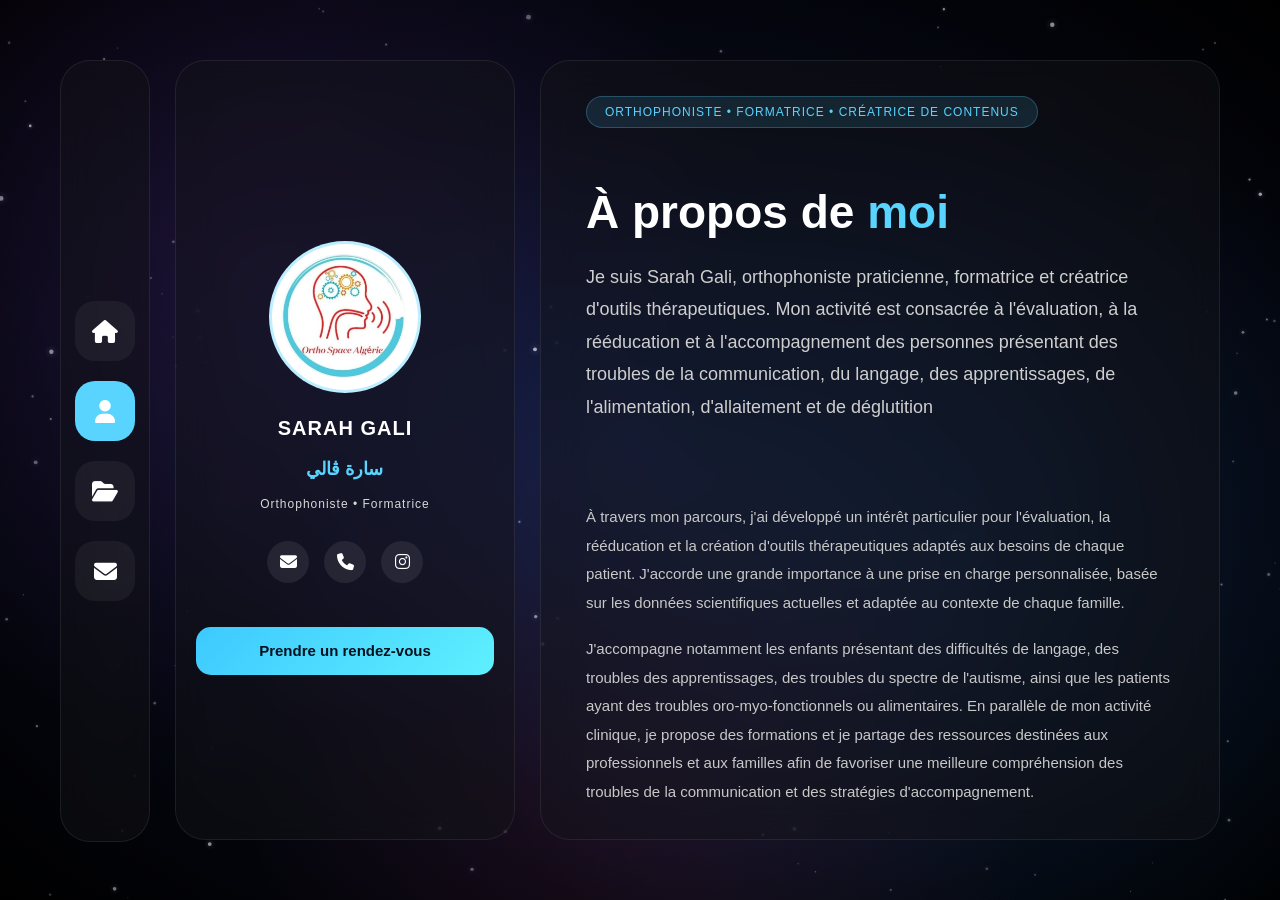
<file: Profil/index2.html>
<!DOCTYPE html>
<html lang="fr">
<head>
    <meta charset="UTF-8">
    <meta name="viewport" content="width=device-width, initial-scale=1.0">
    <title>Sarah Gali — Orthophoniste | Ortho Space Algérie</title>

    <!-- Icônes -->
    <link rel="stylesheet" href="https://cdnjs.cloudflare.com/ajax/libs/font-awesome/6.7.2/css/all.min.css">

    <!-- Styles -->
    <link rel="stylesheet" href="../Profil/style2.css">
</head>

<body>

    <div class="container">

        <!-- ===== Sidebar (menu) ===== -->
        <aside class="sidebar">
            <nav class="menu">
                <a href="../index.html"  aria-label="Accueil">
                    <i class="fa-solid fa-house"></i>
                </a>
                <a href="../Profil/index2.html" class="active" aria-label="Profil">
                    <i class="fa-solid fa-user"></i>
                </a>
                <a href="../Portfolio/index3.html" aria-label="Portfolio">
                    <i class="fa-solid fa-folder-open"></i>
                </a>
                <a href="../Contact/index4.html" aria-label="Contact">
                    <i class="fa-solid fa-envelope"></i>
                </a>
            </nav>
        </aside>

        <!-- ===== Profil ===== -->
        <aside class="profile">
            <img src="../images/LogoOrtho.png" alt="Ortho Space Algérie" class="avatar">

            <h2>SARAH GALI</h2>
            <h3>سارة ڨالي</h3>
            <span>Orthophoniste • Formatrice</span>

            <div class="social">
                <a href="mailto:orthospacealgeria@gmail.com" aria-label="Email">
                    <i class="fa-solid fa-envelope"></i>
                </a>
                <a href="tel:+213540932616" aria-label="Téléphone">
                    <i class="fa-solid fa-phone"></i>
                </a>
                <a href="https://instagram.com/orthospacealgeria" target="_blank" rel="noopener" aria-label="Instagram">
                    <i class="fa-brands fa-instagram"></i>
                </a>
            </div>

            <button class="contact-btn" type="button">
                Prendre un rendez-vous
            </button>
        </aside>

        <!-- ===== Contenu principal : À propos ===== -->
        <main class="content">

            <!-- Hero / About -->
            <section class="about-hero">
                <span class="badge">ORTHOPHONISTE • FORMATRICE • CRÉATRICE DE CONTENUS</span>

                <h1>
                    À propos de <span>moi</span>
                </h1>

                <p class="lead">
                    Je suis Sarah Gali, orthophoniste praticienne, formatrice et créatrice d'outils thérapeutiques.
                    Mon activité est consacrée à l'évaluation, à la rééducation et à l'accompagnement des personnes
                    présentant des troubles de la communication, du langage, des apprentissages, de l'alimentation,
                    d'allaitement et de déglutition
                </p>
            </section>

            <!-- Texte About détaillé -->
            <section class="about-text reveal">
                <p>
                    À travers mon parcours, j'ai développé un intérêt particulier
                    pour l'évaluation, la rééducation et la création d'outils
                    thérapeutiques adaptés aux besoins de chaque patient. J'accorde
                    une grande importance à une prise en charge personnalisée,
                    basée sur les données scientifiques actuelles et adaptée au
                    contexte de chaque famille.
                </p>
                <p>
                    J'accompagne notamment les enfants présentant des difficultés
                    de langage, des troubles des apprentissages, des troubles du
                    spectre de l'autisme, ainsi que les patients ayant des troubles
                    oro-myo-fonctionnels ou alimentaires. En parallèle de mon
                    activité clinique, je propose des formations et je partage des
                    ressources destinées aux professionnels et aux familles afin de
                    favoriser une meilleure compréhension des troubles de la
                    communication et des stratégies d'accompagnement.
                </p>
            </section>

            <blockquote class="mission-quote reveal">
                <i class="fa-solid fa-quote-left"></i>
                Rendre l'orthophonie accessible, humaine et basée sur des
                pratiques actualisées, tout en valorisant le potentiel unique de
                chaque personne accompagnée.
            </blockquote>

            <div class="divider reveal"></div>

            <!-- Parcours professionnel -->
            <section class="journey reveal">
                <span class="section-subtitle">PARCOURS</span>
                <h2 class="section-title">Parcours <span>Professionnel</span></h2>

                <p>
                    Orthophoniste algérienne diplômée, installée en pratique
                    libérale, je suis la fondatrice de <strong>Ortho Space
                    Algérie</strong>, un espace dédié à l'accompagnement
                    orthophonique des bébés, enfants, adultes et personnes âgées.
                </p>
                <p>
                    Dans une démarche de formation continue, j'ai suivi de
                    nombreuses formations spécialisées auprès d'organismes et
                    d'experts internationaux, afin d'enrichir ma pratique clinique
                    et d'actualiser mes approches thérapeutiques.
                </p>
                <p>
                    Mon parcours est également enrichi par une formation
                    universitaire en langue anglaise — un choix qui s'inscrit dans
                    une volonté d'accéder aux ressources scientifiques
                    internationales, aux recherches récentes et aux publications
                    disponibles en anglais dans le domaine de l'orthophonie, afin
                    de rester informée des avancées scientifiques à l'échelle
                    internationale.
                </p>
            </section>

            <!-- Langues -->
            <section class="languages reveal">
                <span class="section-subtitle">PRISE EN CHARGE</span>
                <h2 class="section-title">Langues <span>Parlées</span></h2>
                <p>
                    J'assure des prises en charge en arabe, français et
                    anglais, afin de proposer un accompagnement adapté au contexte
                    linguistique et culturel de chaque patient.
                </p>

                <div class="lang-cards stagger">
                    <div class="lang-card">
                        <div class="lang-card-head">
                            <div>
                                <h3>Arabe</h3>
                                <span class="lang-level">LANGUE MATERNELLE</span>
                            </div>
                            <span class="lang-code">AR</span>
                        </div>
                        <div class="lang-circle" data-percent="98">
                            <svg viewBox="0 0 120 120">
                                <circle class="circle-bg" cx="60" cy="60" r="52"></circle>
                                <circle class="circle-progress" cx="60" cy="60" r="52"></circle>
                            </svg>
                            <span class="circle-label">0%</span>
                        </div>
                    </div>

                    <div class="lang-card">
                        <div class="lang-card-head">
                            <div>
                                <h3>Français</h3>
                                <span class="lang-level">COURANT</span>
                            </div>
                            <span class="lang-code">FR</span>
                        </div>
                        <div class="lang-circle" data-percent="95">
                            <svg viewBox="0 0 120 120">
                                <circle class="circle-bg" cx="60" cy="60" r="52"></circle>
                                <circle class="circle-progress" cx="60" cy="60" r="52"></circle>
                            </svg>
                            <span class="circle-label">0%</span>
                        </div>
                    </div>

                    <div class="lang-card">
                        <div class="lang-card-head">
                            <div>
                                <h3>Anglais</h3>
                                <span class="lang-level">INTERMÉDIAIRE</span>
                            </div>
                            <span class="lang-code">EN</span>
                        </div>
                        <div class="lang-circle" data-percent="100">
                            <svg viewBox="0 0 120 120">
                                <circle class="circle-bg" cx="60" cy="60" r="52"></circle>
                                <circle class="circle-progress" cx="60" cy="60" r="52"></circle>
                            </svg>
                            <span class="circle-label">0%</span>
                        </div>
                    </div>
                </div>
            </section>

            <!-- Champs d'intervention -->
            <section class="specialties reveal">
                <span class="section-subtitle">CHAMPS D'INTERVENTION</span>
                <h2 class="section-title">Mes <span>Spécialités</span></h2>

                <!-- Orbite animée (desktop / tablette) -->
                <div class="orbit-wrapper">

                    <div class="orbit-center">
                        <i class="fa-solid fa-stethoscope"></i>
                        <span>Spécialités</span>
                    </div>

                    <div class="orbit-guide"></div>

                    <div class="orbit-ring">
                        <div class="orbit-item" style="--a:0deg;">
                            <div class="orbit-item-inner">
                                <i class="fa-solid fa-comments"></i>
                                <span>Langage oral</span>
                            </div>
                        </div>
                        <div class="orbit-item" style="--a:32.73deg;">
                            <div class="orbit-item-inner">
                                <i class="fa-solid fa-microphone"></i>
                                <span>Sons de la parole</span>
                            </div>
                        </div>
                        <div class="orbit-item" style="--a:65.45deg;">
                            <div class="orbit-item-inner">
                                <i class="fa-solid fa-book"></i>
                                <span>Apprentissages</span>
                            </div>
                        </div>
                        <div class="orbit-item" style="--a:98.18deg;">
                            <div class="orbit-item-inner">
                                <i class="fa-solid fa-puzzle-piece"></i>
                                <span>TSA & Communication</span>
                            </div>
                        </div>
                        <div class="orbit-item" style="--a:130.91deg;">
                            <div class="orbit-item-inner">
                                <i class="fa-solid fa-hands"></i>
                                <span>CAA</span>
                            </div>
                        </div>
                        <div class="orbit-item" style="--a:163.64deg;">
                            <div class="orbit-item-inner">
                                <i class="fa-solid fa-utensils"></i>
                                <span>Alimentation</span>
                            </div>
                        </div>
                        <div class="orbit-item" style="--a:196.36deg;">
                            <div class="orbit-item-inner">
                                <i class="fa-solid fa-tooth"></i>
                                <span>Oro-myo-fonctionnel</span>
                            </div>
                        </div>
                        <div class="orbit-item" style="--a:229.09deg;">
                            <div class="orbit-item-inner">
                                <i class="fa-solid fa-glass-water"></i>
                                <span>Déglutition</span>
                            </div>
                        </div>
                        <div class="orbit-item" style="--a:261.82deg;">
                            <div class="orbit-item-inner">
                                <i class="fa-solid fa-brain"></i>
                                <span>Aphasie post-AVC</span>
                            </div>
                        </div>
                        <div class="orbit-item" style="--a:294.55deg;">
                            <div class="orbit-item-inner">
                                <i class="fa-solid fa-volume-high"></i>
                                <span>Voix</span>
                            </div>
                        </div>
                        <div class="orbit-item" style="--a:327.27deg;">
                            <div class="orbit-item-inner">
                                <i class="fa-solid fa-comment-dots"></i>
                                <span>Bégaiement</span>
                            </div>
                        </div>
                    </div>
                </div>

                <!-- Repli en grille simple (mobile) -->
                <div class="specialty-grid stagger">
                    <div class="specialty-card">
                        <i class="fa-solid fa-comments"></i>
                        <h3>Langage oral</h3>
                        <p>Troubles du développement du langage</p>
                    </div>
                    <div class="specialty-card">
                        <i class="fa-solid fa-microphone"></i>
                        <h3>Sons de la parole</h3>
                        <p>Articulation et phonologie</p>
                    </div>
                    <div class="specialty-card">
                        <i class="fa-solid fa-book"></i>
                        <h3>Apprentissages</h3>
                        <p>Troubles spécifiques des apprentissages</p>
                    </div>
                    <div class="specialty-card">
                        <i class="fa-solid fa-puzzle-piece"></i>
                        <h3>TSA & Communication</h3>
                        <p>Troubles du spectre de l'autisme</p>
                    </div>
                    <div class="specialty-card">
                        <i class="fa-solid fa-hands"></i>
                        <h3>CAA</h3>
                        <p>Communication Alternative et Améliorée</p>
                    </div>
                    <div class="specialty-card">
                        <i class="fa-solid fa-utensils"></i>
                        <h3>Alimentation</h3>
                        <p>Troubles alimentaires pédiatriques</p>
                    </div>
                    <div class="specialty-card">
                        <i class="fa-solid fa-tooth"></i>
                        <h3>Oro-myo-fonctionnel</h3>
                        <p>Fonctions oro-faciales</p>
                    </div>
                    <div class="specialty-card">
                        <i class="fa-solid fa-glass-water"></i>
                        <h3>Déglutition</h3>
                        <p>Troubles de la déglutition</p>
                    </div>
                    <div class="specialty-card">
                        <i class="fa-solid fa-brain"></i>
                        <h3>Aphasie post-AVC</h3>
                        <p>Troubles neurologiques de la communication</p>
                    </div>
                    <div class="specialty-card">
                        <i class="fa-solid fa-volume-high"></i>
                        <h3>Voix</h3>
                        <p>Troubles de la voix</p>
                    </div>
                    <div class="specialty-card">
                        <i class="fa-solid fa-comment-dots"></i>
                        <h3>Bégaiement</h3>
                        <p>Fluence de la parole</p>
                    </div>
                </div>
            </section>

            <!-- Outils & innovation -->
            <section class="projects reveal">
                <span class="section-subtitle">INNOVATION</span>
                <h2 class="section-title">Mes <span>Outils</span></h2>
                <p>
                    En parallèle de mon activité clinique, je développe des projets
                    autour de l'innovation en orthophonie, à travers la création
                    d'outils thérapeutiques et des actions de formation destinées
                    aux professionnels.
                </p>

                <div class="project-grid stagger">
                    <div class="project-card">
                        <i class="fa-solid fa-calculator"></i>
                        <h3>OrthoMath</h3>
                        <p>Outil de rééducation autour du raisonnement logico-mathématique</p>
                    </div>
                    <div class="project-card">
                        <i class="fa-solid fa-flask"></i>
                        <h3>Phonolab</h3>
                        <p>Laboratoire d'exercices pour la conscience phonologique</p>
                    </div>
                    <div class="project-card">
                        <i class="fa-solid fa-briefcase-medical"></i>
                        <h3>Kit du praticien</h3>
                        <p>Ressources pratiques pour les professionnels de l'orthophonie</p>
                    </div>
                </div>
            </section>

            <!-- Bibliothèque — livres lus -->
            <section class="reads reveal">
                <span class="section-subtitle">MA BIBLIOTHÈQUE</span>
                <h2 class="section-title">Mes <span>Lectures</span></h2>
                <p>
                    Quelques ouvrages qui accompagnent ma pratique clinique et ma
                    formation continue. Survolez un livre pour le sortir de
                    l'étagère.
                </p>

                <div class="bookshelf">
                    <div class="book" style="--spine: #2f5fa8;" tabindex="0">
                        <div class="book-3d">
                            <div class="book-cover">
                                <img src="../images/soigner-la-voix.png" alt="Soigner la voix — Jocelyne Sarfati">
                            </div>
                            <div class="book-spine"><span>Soigner la voix</span></div>
                            <div class="book-pages"></div>
                            <div class="book-top"></div>
                            <div class="book-bottom"></div>
                        </div>
                        <div class="book-shadow"></div>
                        <div class="book-caption">
                            <h4>Soigner la voix</h4>
                            <span>Jocelyne Sarfati</span>
                        </div>
                    </div>

                    <div class="book" style="--spine: #d98a4f;" tabindex="0">
                        <div class="book-3d">
                            <div class="book-cover">
                                <img src="../images/reeducation-deglutition.png" alt="La réhabilitation de la déglutition chez l'adulte">
                            </div>
                            <div class="book-spine"><span>La réhabilitation de la déglutition</span></div>
                            <div class="book-pages"></div>
                            <div class="book-top"></div>
                            <div class="book-bottom"></div>
                        </div>
                        <div class="book-shadow"></div>
                        <div class="book-caption">
                            <h4>La réhabilitation de la déglutition chez l'adulte</h4>
                            <span>Woisard-Bassols & Puech</span>
                        </div>
                    </div>

                    <div class="book" style="--spine: #4fb8c4;" tabindex="0">
                        <div class="book-3d">
                            <div class="book-cover">
                                <img src="../images/alimentation-bebe.png" alt="Mon enfant mange n'importe quoi">
                            </div>
                            <div class="book-spine"><span>Mon enfant mange n'importe quoi</span></div>
                            <div class="book-pages"></div>
                            <div class="book-top"></div>
                            <div class="book-bottom"></div>
                        </div>
                        <div class="book-shadow"></div>
                        <div class="book-caption">
                            <h4>Mon enfant mange n'importe quoi</h4>
                            <span>Alimentation du jeune enfant</span>
                        </div>
                    </div>

                    <div class="book" style="--spine: #1fb6a4;" tabindex="0">
                        <div class="book-3d">
                            <div class="book-cover">
                                <img src="../images/sport-cerebral.png" alt="7 minutes par jour de sport cérébral">
                            </div>
                            <div class="book-spine"><span>7 minutes par jour de sport cérébral</span></div>
                            <div class="book-pages"></div>
                            <div class="book-top"></div>
                            <div class="book-bottom"></div>
                        </div>
                        <div class="book-shadow"></div>
                        <div class="book-caption">
                            <h4>7 minutes par jour de sport cérébral</h4>
                            <span>Hachette</span>
                        </div>
                    </div>

                    <div class="book" style="--spine: #d9538f;" tabindex="0">
                        <div class="book-3d">
                            <div class="book-cover">
                                <img src="../images/gym-memoire.png" alt="Mes exercices Gym Mémoire">
                            </div>
                            <div class="book-spine"><span>Gym Mémoire</span></div>
                            <div class="book-pages"></div>
                            <div class="book-top"></div>
                            <div class="book-bottom"></div>
                        </div>
                        <div class="book-shadow"></div>
                        <div class="book-caption">
                            <h4>Mes exercices Gym Mémoire</h4>
                            <span>Larousse</span>
                        </div>
                    </div>
                </div>

                <div class="shelf-plank"></div>

                <p class="reads-quote">« Tant de livres, si peu de temps. »</p>
            </section>

            <a href="../Portfolio/index3.html" class="know-link reveal">
                <span class="know-text">Voir mon portfolio</span>
                <span class="know-arrow">
                    <i class="fa-solid fa-arrow-right-long"></i>
                </span>
            </a>

        </main>

    </div>

    <!-- Fond animé -->
    <div class="nebula"></div>
    <canvas id="stars"></canvas>

    <!-- Scripts -->
    <script src="../Profil/script2.js"></script>

</body>
</html>
</file>
<file: style.css>
/* ==========================================================================
   RESET & BASE
   ========================================================================== */

html,
body {
    margin: 0;
    padding: 0;
    height: 100%;
    overflow: hidden;
    background: radial-gradient(ellipse at center, #0d1a3a 0%, #060814 55%, #000000 100%);
    font-family: Arial, Helvetica, sans-serif;
}

/* ==========================================================================
   FOND ANIMÉ (étoiles + nébuleuse)
   ========================================================================== */

canvas {
    position: fixed;
    top: 0;
    left: 0;
    display: block;
    z-index: 0;
}

.nebula {
    position: fixed;
    inset: 0;
    pointer-events: none;
    background:
        radial-gradient(circle at 20% 30%, rgba(120, 60, 200, .18), transparent 40%),
        radial-gradient(circle at 75% 65%, rgba(30, 120, 200, .15), transparent 45%),
        radial-gradient(circle at 50% 85%, rgba(200, 60, 130, .12), transparent 40%);
    mix-blend-mode: screen;
    animation: drift 30s ease-in-out infinite alternate;
    z-index: 1;
}

@keyframes drift {
    from {
        transform: scale(1);
    }
    to {
        transform: scale(1.15) translate(2%, -2%);
    }
}

/* ==========================================================================
   LAYOUT GÉNÉRAL
   ========================================================================== */

.container {
    position: relative;
    z-index: 10;

    width: calc(100% - 120px);
    height: calc(100vh - 120px);
    margin: 60px;

    display: grid;
    grid-template-columns: 90px 340px 1fr;
    gap: 25px;

    box-sizing: border-box;
}

/* ==========================================================================
   SIDEBAR (menu icônes)
   ========================================================================== */

.sidebar {
    height: 100%;
    display: flex;
    flex-direction: column;
    justify-content: center;
    align-items: center;
    gap: 30px;

    border-radius: 30px;
    background: rgba(20, 20, 25, .45);
    border: 1px solid rgba(255, 255, 255, .08);
    backdrop-filter: blur(18px);
}

.menu {
    display: flex;
    flex-direction: column;
    gap: 20px;
}

.menu a {
    width: 60px;
    height: 60px;
    display: flex;
    justify-content: center;
    align-items: center;

    background: rgba(255, 255, 255, .05);
    border-radius: 20px;
    font-size: 23px;
    color: white;
    text-decoration: none;
    transition: .3s;
}

.menu a:hover {
    background: #58d4ff;
    transform: translateY(-4px);
}

.menu .active {
    background: #58d4ff;
}

.settings {
    width: 55px;
    height: 55px;
    display: flex;
    justify-content: center;
    align-items: center;

    background: rgba(255, 255, 255, .05);
    border-radius: 18px;
    color: white;
    font-size: 20px;
}

/* ==========================================================================
   PROFIL
   ========================================================================== */

.profile {
    flex: 1;
    display: flex;
    flex-direction: column;
    align-items: center;
    justify-content: center;
    gap: 12px;

    padding: 20px;
    padding-top: 35px;

    color: white;
    background: rgba(20, 20, 25, .45);
    border: 1px solid rgba(255, 255, 255, .08);
    border-radius: 30px;
    backdrop-filter: blur(18px);
    box-sizing: border-box;
}

.avatar {
    width: 130px;
    height: 130px;
    padding: 8px;
    object-fit: contain;

    background: white;
    border-radius: 50%;
    border: 3px solid rgba(88, 212, 255, .4);
}

.profile h2 {
    font-size: 20px;
    margin: 12px 0 6px;
    letter-spacing: 1px;
    font-weight: 700;
}

.profile h3 {
    margin: 0;
    font-size: 18px;
    color: #58d4ff;
}

.profile span {
    margin-top: 5px;
    font-size: 12px;
    color: #d8d8d8;
    letter-spacing: 1px;
    text-align: center;
}

.description {
    margin: 20px 0;
    max-width: 240px;
    color: #bdbdbd;
    font-size: 13px;
    line-height: 1.6;
    text-align: center;
}

.social {
    display: flex;
    gap: 15px;
    margin: 18px 0 22px;
}

.social a {
    width: 42px;
    height: 42px;
    display: flex;
    justify-content: center;
    align-items: center;

    font-size: 17px;
    color: white;
    border-radius: 50%;
    text-decoration: none;
    background: rgba(255, 255, 255, .08);
    transition: .3s;
}

.social a:hover {
    background: #58d4ff;
    transform: translateY(-5px);
}

.item {
    display: flex;
    align-items: center;
    gap: 15px;
    padding: 12px 15px;

    border-radius: 15px;
    background: rgba(255, 255, 255, .05);
    transition: .3s;
}

.item:hover {
    background: rgba(88, 212, 255, .12);
}

.item i {
    width: 20px;
    color: #58d4ff;
    font-size: 18px;
}

.item p {
    margin: 0;
    font-size: 13px;
    word-break: break-word;
}

.contact-btn {
    width: 100%;
    height: 48px;
    margin-top: 10px;

    border: none;
    border-radius: 15px;
    background: linear-gradient(135deg, #3dc9ff, #5ef0ff);
    color: #04111d;
    font-size: 15px;
    font-weight: bold;
    cursor: pointer;
    transition: .3s;
}

.contact-btn:hover {
    transform: scale(1.03);
    box-shadow: 0 0 25px rgba(88, 212, 255, .5);
}

/* ==========================================================================
   CONTENT (zone principale)
   ========================================================================== */

.content {
    width: 100%;
    height: 100%;
    display: flex;
    flex-direction: column;
    padding: 35px 45px;

    color: white;
    border-radius: 30px;
    background: rgba(20, 20, 25, .45);
    border: 1px solid rgba(255, 255, 255, .08);
    backdrop-filter: blur(18px);
    overflow-y: auto;
    box-sizing: border-box;
}

.content::-webkit-scrollbar {
    width: 6px;
}

.content::-webkit-scrollbar-thumb {
    background: rgba(255, 255, 255, .15);
    border-radius: 10px;
}

.content h1 {
    font-size: 55px;
}

.content p {
    font-size: 18px;
    color: #cfcfcf;
    line-height: 1.8;
}

.logo {
    width: 55px;
    height: 55px;
    display: flex;
    justify-content: center;
    align-items: center;

    color: white;
    font-size: 25px;
    font-weight: bold;
    background: #8a4fff;
    border-radius: 50%;
    box-shadow: 0 0 20px #8a4fff;
}

/* ==========================================================================
   HERO
   ========================================================================== */

.hero {
    margin-bottom: 30px;
    animation: fadeUp 1s ease;
}

.badge {
    display: inline-block;
    padding: 8px 18px;
    margin-bottom: 20px;

    color: #58d4ff;
    font-size: 12px;
    letter-spacing: 1px;
    border-radius: 30px;
    background: rgba(88, 212, 255, .12);
    border: 1px solid rgba(88, 212, 255, .25);
}

.hero h1 {
    font-size: 40px;
    line-height: 1.15;
    margin-bottom: 25px;
    color: white;
}

.hero h1 span {
    color: #6d6b6b;
}

.hero p {
    max-width: 740px;
    margin-bottom: 30px;
    color: #c8c8c8;
    font-size: 15px;
    line-height: 1.9;
}

.hero h1,
.hero p {
    visibility: hidden;
}

.typing-cursor::after {
    content: "|";
    color: #58d4ff;
    animation: blink .8s infinite;
}

@keyframes blink {
    50% {
        opacity: 0;
    }
}

.primary-btn {
    padding: 15px 34px;
    border-radius: 16px;
    color: white;
    text-decoration: none;
    font-weight: 600;
    background: linear-gradient(135deg, #58d4ff, #7b61ff);
    transition: .35s;
}

.primary-btn:hover {
    transform: translateY(-5px);
    box-shadow: 0 15px 35px rgba(88, 212, 255, .35);
}

.secondary-btn {
    padding: 15px 34px;
    border-radius: 16px;
    color: white;
    text-decoration: none;
    border: 1px solid rgba(255, 255, 255, .15);
    background: rgba(255, 255, 255, .05);
    transition: .35s;
}

.secondary-btn:hover {
    background: rgba(255, 255, 255, .10);
    transform: translateY(-5px);
}

/* ==========================================================================
   ABOUT
   ========================================================================== */

.about {
    margin-bottom: 50px;
    padding: 35px;

    border-radius: 25px;
    background: rgba(255, 255, 255, .05);
    border: 1px solid rgba(255, 255, 255, .08);
    backdrop-filter: blur(18px);
    transition: .4s;
}

.about:hover {
    border-color: rgba(88, 212, 255, .25);
    transform: translateY(-6px);
}

.about h2 {
    margin-bottom: 25px;
    color: white;
    font-size: 34px;
}

.about p {
    margin-bottom: 18px;
    color: #c8c8c8;
    font-size: 16px;
    line-height: 1.9;
}

/* ==========================================================================
   SERVICES — animation & positionnement
   ========================================================================== */

.services-animation {
    margin-top: 40px;
    opacity: 0;
    transform: translateY(60px);
    transition: 1s ease;
}

.services-animation.show {
    opacity: 1;
    transform: translateY(0);
}

.services-center {
    position: relative;
    width: 100%;
    height: 900px;
    margin-top: 60px;
}

/* Lignes de repère */
.line {
    position: absolute;
    background: rgba(255, 59, 59, .15);
}

.vertical {
    width: 2px;
    height: 100%;
    left: 50%;
    top: 0;
    transform: translateX(-50%);
}

.horizontal {
    width: 100%;
    height: 2px;
    top: 50%;
    left: 0;
    transform: translateY(-50%);
}

/* Coeur central */
.heart-center {
    position: absolute;
    top: 50%;
    left: 50%;
    width: 100px;
    height: 100px;
    display: flex;
    justify-content: center;
    align-items: center;

    border-radius: 50%;
    transform: translate(-50%, -50%);
    z-index: 100;
}

.heart-center::before {
    content: "";
    position: absolute;
    width: 90px;
    height: 90px;

    border-radius: 50%;
    background: rgba(255, 59, 59, .20);
    filter: blur(20px);
    animation: pulseGlow 1.4s infinite;
}

.heart-center i {
    font-size: 46px;
    color: #ff3b3b;
    z-index: 2;
    text-shadow:
        0 0 8px rgba(255, 59, 59, .8),
        0 0 18px rgba(255, 59, 59, .6),
        0 0 35px rgba(255, 59, 59, .4);
    animation: heartbeat 1.4s infinite;
}

/* Cartes de service */
.service {
    position: absolute;
    width: 260px;
    text-align: center;
}

.service i {
    width: 80px;
    height: 80px;
    display: flex;
    justify-content: center;
    align-items: center;
    margin: auto;

    color: #ffffff;
    font-size: 25px;
    border-radius: 22px;
    background: rgba(255, 255, 255, .05);
    border: 1px solid rgba(255, 255, 255, .08);
    box-shadow: 0 0 20px rgba(176, 77, 150, .15);
    transition: .4s;
}

.service:hover i {
    color: #58d4ff;
    transform: translateY(-8px) scale(1.1);
    box-shadow: 0 0 25px rgba(88, 212, 255, .35);
}

.service h3 {
    margin-top: 20px;
    font-size: 20px;
    font-weight: 600;
    color: white;
}

.services-section {
    margin-top: 20px;
    opacity: 0;
    transform: translateY(50px) scale(.95);
    transition: all .8s ease;
}

.section-subtitle {
    display: block;
    margin-bottom: 10px;
    color: #666161;
    font-size: 12px;
    font-weight: 500;
    letter-spacing: 1px;
    text-transform: uppercase;
}

.section-title {
    margin-bottom: 40px;
    color: #ffffff;
    font-size: 25px;
    font-weight: 700;
    line-height: 1.1;
}

.section-title span {
    color: #e7e140;
}

/* Positions des 4 services autour du coeur */
.top-left {
    left: 2%;
    top: 15%;
}

.top-right {
    right: 2%;
    top: 15%;
}

.bottom-left {
    left: 2%;
    bottom: 15%;
}

.bottom-right {
    right: 2%;
    bottom: 15%;
}

/* ==========================================================================
   LIEN "GET TO KNOW ME"
   ========================================================================== */

.know-link {
    display: inline-flex;
    align-items: center;
    gap: 18px;
    position: relative;
    margin-top: 20px;
    margin-bottom: 40px;

    color: #58d4ff;
    font-size: 20px;
    font-weight: 500;
    font-family: 'Poppins', sans-serif;
    text-decoration: none;

    opacity: 0;
    transform: translateY(20px);
    pointer-events: none;
    transition: opacity .6s ease, transform .6s ease;
}

.know-link.show {
    opacity: 1;
    transform: translateY(0);
    pointer-events: auto;
}

.know-text {
    transition: .45s;
}

.know-arrow {
    display: flex;
    align-items: center;
    justify-content: center;
    font-size: 10px;
    animation: arrowMove 1.4s ease-in-out infinite;
    transition: .45s;
}

.know-link::after {
    content: "";
    position: absolute;
    left: 0;
    bottom: -10px;
    width: 0;
    height: 5px;

    border-radius: 50px;
    background: #58d4ff;
    transition: .45s;
}

.know-link:hover {
    color: #ffffff;
}

.know-link:hover .know-text {
    transform: translateX(6px);
}

.know-link:hover .know-arrow {
    transform: translateX(14px) scale(1.25);
}

.know-link:hover::after {
    width: 40%;
}

/* ==========================================================================
   ANIMATIONS (keyframes)
   ========================================================================== */

@keyframes heartbeat {
    0%   { transform: scale(1); }
    14%  { transform: scale(1.30); }
    28%  { transform: scale(1); }
    42%  { transform: scale(1.22); }
    70%  { transform: scale(1); }
    100% { transform: scale(1); }
}

@keyframes pulseGlow {
    0%   { transform: scale(1);    opacity: .3; }
    14%  { transform: scale(1.6);  opacity: .8; }
    28%  { transform: scale(1);    opacity: .3; }
    42%  { transform: scale(1.45); opacity: .7; }
    70%  { transform: scale(1);    opacity: .3; }
    100% { transform: scale(1);    opacity: .3; }
}

@keyframes arrowMove {
    0%   { transform: translateX(0); }
    50%  { transform: translateX(8px); }
    100% { transform: translateX(0); }
}

@keyframes fadeUp {
    from {
        opacity: 0;
        transform: translateY(40px);
    }
    to {
        opacity: 1;
        transform: translateY(0);
    }
}

.hero,
.about,
.service-card,
.mission {
    animation: fadeUp .8s ease;
}

/* ==========================================================================
   RESPONSIVE
   ========================================================================== */

@media (max-width: 760px) {

    html, body {
        height: auto;
        min-height: 100%;
        overflow-y: auto;
        overflow-x: hidden;
    }

    /* On empile : profil > contenu > menu (menu collé en bas) */
    .container {
        display: flex;
        flex-direction: column;
        width: calc(100% - 20px);
        height: auto;
        min-height: calc(100vh - 20px);
        margin: 10px;
        gap: 15px;
        padding-bottom: 90px; /* laisse la place au menu fixé en bas */
    }

    /* Menu du bas, façon barre de navigation mobile */
    .sidebar {
        order: 3;
        position: fixed;
        left: 10px;
        right: 10px;
        bottom: 10px;
        width: auto;
        height: 68px;
        flex-direction: row;
        z-index: 1000;
    }

    .menu {
        flex-direction: row;
        gap: 12px;
        width: 100%;
        justify-content: space-evenly;
    }

    .menu a {
        width: 48px;
        height: 48px;
        font-size: 19px;
        border-radius: 14px;
    }

    /* Carte profil */
    .profile {
        order: 1;
        padding: 25px 20px;
    }

    .avatar {
        width: 100px;
        height: 100px;
    }

    .profile h2 {
        font-size: 18px;
    }

    .profile h3 {
        font-size: 16px;
    }

    /* Contenu principal */
    .content {
        order: 2;
        height: auto;
        padding: 25px 20px;
        overflow-y: visible;
    }

    .content h1 {
        font-size: 32px;
    }

    /* Hero */
    .badge {
        font-size: 11px;
        padding: 6px 14px;
    }

    .hero h1 {
        font-size: 28px;
        margin-bottom: 16px;
    }

    .hero p {
        font-size: 14px;
        line-height: 1.7;
    }

    /* Services : la disposition circulaire absolue devient une grille empilée */
    .services-center {
        height: auto;
        margin-top: 30px;
        display: grid;
        grid-template-columns: 1fr 1fr;
        gap: 25px 15px;
        justify-items: center;
    }

    .line {
        display: none;
    }

    .heart-center {
        display: none;
    }

    .service {
        position: static;
        width: 100%;
    }

    .service i {
        width: 60px;
        height: 60px;
        font-size: 20px;
    }

    .service h3 {
        font-size: 15px;
        margin-top: 12px;
    }

    .know-link {
        font-size: 16px;
        margin-top: 10px;
        margin-bottom: 15px;
    }
}

@media (max-width: 420px) {
    .services-center {
        grid-template-columns: 1fr;
    }
}
</file>
<file: Accueil/style.css>
/* ==========================================================================
   RESET & BASE
   ========================================================================== */

html,
body {
    margin: 0;
    padding: 0;
    height: 100%;
    overflow: hidden;
    background: radial-gradient(ellipse at center, #0d1a3a 0%, #060814 55%, #000000 100%);
    font-family: Arial, Helvetica, sans-serif;
}

/* ==========================================================================
   FOND ANIMÉ (étoiles + nébuleuse)
   ========================================================================== */

canvas {
    position: fixed;
    top: 0;
    left: 0;
    display: block;
    z-index: 0;
}

.nebula {
    position: fixed;
    inset: 0;
    pointer-events: none;
    background:
        radial-gradient(circle at 20% 30%, rgba(120, 60, 200, .18), transparent 40%),
        radial-gradient(circle at 75% 65%, rgba(30, 120, 200, .15), transparent 45%),
        radial-gradient(circle at 50% 85%, rgba(200, 60, 130, .12), transparent 40%);
    mix-blend-mode: screen;
    animation: drift 30s ease-in-out infinite alternate;
    z-index: 1;
}

@keyframes drift {
    from {
        transform: scale(1);
    }
    to {
        transform: scale(1.15) translate(2%, -2%);
    }
}

/* ==========================================================================
   LAYOUT GÉNÉRAL
   ========================================================================== */

.container {
    position: relative;
    z-index: 10;

    width: calc(100% - 120px);
    height: calc(100vh - 120px);
    margin: 60px;

    display: grid;
    grid-template-columns: 90px 340px 1fr;
    gap: 25px;

    box-sizing: border-box;
}

/* ==========================================================================
   SIDEBAR (menu icônes)
   ========================================================================== */

.sidebar {
    height: 100%;
    display: flex;
    flex-direction: column;
    justify-content: center;
    align-items: center;
    gap: 30px;

    border-radius: 30px;
    background: rgba(20, 20, 25, .45);
    border: 1px solid rgba(255, 255, 255, .08);
    backdrop-filter: blur(18px);
}

.menu {
    display: flex;
    flex-direction: column;
    gap: 20px;
}

.menu a {
    width: 60px;
    height: 60px;
    display: flex;
    justify-content: center;
    align-items: center;

    background: rgba(255, 255, 255, .05);
    border-radius: 20px;
    font-size: 23px;
    color: white;
    text-decoration: none;
    transition: .3s;
}

.menu a:hover {
    background: #58d4ff;
    transform: translateY(-4px);
}

.menu .active {
    background: #58d4ff;
}

.settings {
    width: 55px;
    height: 55px;
    display: flex;
    justify-content: center;
    align-items: center;

    background: rgba(255, 255, 255, .05);
    border-radius: 18px;
    color: white;
    font-size: 20px;
}

/* ==========================================================================
   PROFIL
   ========================================================================== */

.profile {
    flex: 1;
    display: flex;
    flex-direction: column;
    align-items: center;
    justify-content: center;
    gap: 12px;

    padding: 20px;
    padding-top: 35px;

    color: white;
    background: rgba(20, 20, 25, .45);
    border: 1px solid rgba(255, 255, 255, .08);
    border-radius: 30px;
    backdrop-filter: blur(18px);
    box-sizing: border-box;
}

.avatar {
    width: 130px;
    height: 130px;
    padding: 8px;
    object-fit: contain;

    background: white;
    border-radius: 50%;
    border: 3px solid rgba(88, 212, 255, .4);
}

.profile h2 {
    font-size: 20px;
    margin: 12px 0 6px;
    letter-spacing: 1px;
    font-weight: 700;
}

.profile h3 {
    margin: 0;
    font-size: 18px;
    color: #58d4ff;
}

.profile span {
    margin-top: 5px;
    font-size: 12px;
    color: #d8d8d8;
    letter-spacing: 1px;
    text-align: center;
}

.description {
    margin: 20px 0;
    max-width: 240px;
    color: #bdbdbd;
    font-size: 13px;
    line-height: 1.6;
    text-align: center;
}

.social {
    display: flex;
    gap: 15px;
    margin: 18px 0 22px;
}

.social a {
    width: 42px;
    height: 42px;
    display: flex;
    justify-content: center;
    align-items: center;

    font-size: 17px;
    color: white;
    border-radius: 50%;
    text-decoration: none;
    background: rgba(255, 255, 255, .08);
    transition: .3s;
}

.social a:hover {
    background: #58d4ff;
    transform: translateY(-5px);
}

.item {
    display: flex;
    align-items: center;
    gap: 15px;
    padding: 12px 15px;

    border-radius: 15px;
    background: rgba(255, 255, 255, .05);
    transition: .3s;
}

.item:hover {
    background: rgba(88, 212, 255, .12);
}

.item i {
    width: 20px;
    color: #58d4ff;
    font-size: 18px;
}

.item p {
    margin: 0;
    font-size: 13px;
    word-break: break-word;
}

.contact-btn {
    width: 100%;
    height: 48px;
    margin-top: 10px;

    border: none;
    border-radius: 15px;
    background: linear-gradient(135deg, #3dc9ff, #5ef0ff);
    color: #04111d;
    font-size: 15px;
    font-weight: bold;
    cursor: pointer;
    transition: .3s;
}

.contact-btn:hover {
    transform: scale(1.03);
    box-shadow: 0 0 25px rgba(88, 212, 255, .5);
}

/* ==========================================================================
   CONTENT (zone principale)
   ========================================================================== */

.content {
    width: 100%;
    height: 100%;
    display: flex;
    flex-direction: column;
    padding: 35px 45px;

    color: white;
    border-radius: 30px;
    background: rgba(20, 20, 25, .45);
    border: 1px solid rgba(255, 255, 255, .08);
    backdrop-filter: blur(18px);
    overflow-y: auto;
    box-sizing: border-box;
}

.content::-webkit-scrollbar {
    width: 6px;
}

.content::-webkit-scrollbar-thumb {
    background: rgba(255, 255, 255, .15);
    border-radius: 10px;
}

.content h1 {
    font-size: 55px;
}

.content p {
    font-size: 18px;
    color: #cfcfcf;
    line-height: 1.8;
}

.logo {
    width: 55px;
    height: 55px;
    display: flex;
    justify-content: center;
    align-items: center;

    color: white;
    font-size: 25px;
    font-weight: bold;
    background: #8a4fff;
    border-radius: 50%;
    box-shadow: 0 0 20px #8a4fff;
}

/* ==========================================================================
   HERO
   ========================================================================== */

.hero {
    margin-bottom: 30px;
    animation: fadeUp 1s ease;
}

.badge {
    display: inline-block;
    padding: 8px 18px;
    margin-bottom: 20px;

    color: #58d4ff;
    font-size: 12px;
    letter-spacing: 1px;
    border-radius: 30px;
    background: rgba(88, 212, 255, .12);
    border: 1px solid rgba(88, 212, 255, .25);
}

.hero h1 {
    font-size: 40px;
    line-height: 1.15;
    margin-bottom: 25px;
    color: white;
}

.hero h1 span {
    color: #6d6b6b;
}

.hero p {
    max-width: 740px;
    margin-bottom: 30px;
    color: #c8c8c8;
    font-size: 15px;
    line-height: 1.9;
}

.hero h1,
.hero p {
    visibility: hidden;
}

.typing-cursor::after {
    content: "|";
    color: #58d4ff;
    animation: blink .8s infinite;
}

@keyframes blink {
    50% {
        opacity: 0;
    }
}

.primary-btn {
    padding: 15px 34px;
    border-radius: 16px;
    color: white;
    text-decoration: none;
    font-weight: 600;
    background: linear-gradient(135deg, #58d4ff, #7b61ff);
    transition: .35s;
}

.primary-btn:hover {
    transform: translateY(-5px);
    box-shadow: 0 15px 35px rgba(88, 212, 255, .35);
}

.secondary-btn {
    padding: 15px 34px;
    border-radius: 16px;
    color: white;
    text-decoration: none;
    border: 1px solid rgba(255, 255, 255, .15);
    background: rgba(255, 255, 255, .05);
    transition: .35s;
}

.secondary-btn:hover {
    background: rgba(255, 255, 255, .10);
    transform: translateY(-5px);
}

/* ==========================================================================
   ABOUT
   ========================================================================== */

.about {
    margin-bottom: 50px;
    padding: 35px;

    border-radius: 25px;
    background: rgba(255, 255, 255, .05);
    border: 1px solid rgba(255, 255, 255, .08);
    backdrop-filter: blur(18px);
    transition: .4s;
}

.about:hover {
    border-color: rgba(88, 212, 255, .25);
    transform: translateY(-6px);
}

.about h2 {
    margin-bottom: 25px;
    color: white;
    font-size: 34px;
}

.about p {
    margin-bottom: 18px;
    color: #c8c8c8;
    font-size: 16px;
    line-height: 1.9;
}

/* ==========================================================================
   SERVICES — animation & positionnement
   ========================================================================== */

.services-animation {
    margin-top: 40px;
    opacity: 0;
    transform: translateY(60px);
    transition: 1s ease;
}

.services-animation.show {
    opacity: 1;
    transform: translateY(0);
}

.services-center {
    position: relative;
    width: 100%;
    height: 900px;
    margin-top: 60px;
}

/* Lignes de repère */
.line {
    position: absolute;
    background: rgba(255, 59, 59, .15);
}

.vertical {
    width: 2px;
    height: 100%;
    left: 50%;
    top: 0;
    transform: translateX(-50%);
}

.horizontal {
    width: 100%;
    height: 2px;
    top: 50%;
    left: 0;
    transform: translateY(-50%);
}

/* Coeur central */
.heart-center {
    position: absolute;
    top: 50%;
    left: 50%;
    width: 100px;
    height: 100px;
    display: flex;
    justify-content: center;
    align-items: center;

    border-radius: 50%;
    transform: translate(-50%, -50%);
    z-index: 100;
}

.heart-center::before {
    content: "";
    position: absolute;
    width: 90px;
    height: 90px;

    border-radius: 50%;
    background: rgba(255, 59, 59, .20);
    filter: blur(20px);
    animation: pulseGlow 1.4s infinite;
}

.heart-center i {
    font-size: 46px;
    color: #ff3b3b;
    z-index: 2;
    text-shadow:
        0 0 8px rgba(255, 59, 59, .8),
        0 0 18px rgba(255, 59, 59, .6),
        0 0 35px rgba(255, 59, 59, .4);
    animation: heartbeat 1.4s infinite;
}

/* Cartes de service */
.service {
    position: absolute;
    width: 260px;
    text-align: center;
}

.service i {
    width: 80px;
    height: 80px;
    display: flex;
    justify-content: center;
    align-items: center;
    margin: auto;

    color: #ffffff;
    font-size: 25px;
    border-radius: 22px;
    background: rgba(255, 255, 255, .05);
    border: 1px solid rgba(255, 255, 255, .08);
    box-shadow: 0 0 20px rgba(176, 77, 150, .15);
    transition: .4s;
}

.service:hover i {
    color: #58d4ff;
    transform: translateY(-8px) scale(1.1);
    box-shadow: 0 0 25px rgba(88, 212, 255, .35);
}

.service h3 {
    margin-top: 20px;
    font-size: 20px;
    font-weight: 600;
    color: white;
}

.services-section {
    margin-top: 20px;
    opacity: 0;
    transform: translateY(50px) scale(.95);
    transition: all .8s ease;
}

.section-subtitle {
    display: block;
    margin-bottom: 10px;
    color: #666161;
    font-size: 12px;
    font-weight: 500;
    letter-spacing: 1px;
    text-transform: uppercase;
}

.section-title {
    margin-bottom: 40px;
    color: #ffffff;
    font-size: 25px;
    font-weight: 700;
    line-height: 1.1;
}

.section-title span {
    color: #e7e140;
}

/* Positions des 4 services autour du coeur */
.top-left {
    left: 2%;
    top: 15%;
}

.top-right {
    right: 2%;
    top: 15%;
}

.bottom-left {
    left: 2%;
    bottom: 15%;
}

.bottom-right {
    right: 2%;
    bottom: 15%;
}

/* ==========================================================================
   LIEN "GET TO KNOW ME"
   ========================================================================== */

.know-link {
    display: inline-flex;
    align-items: center;
    gap: 18px;
    position: relative;
    margin-top: 20px;
    margin-bottom: 40px;

    color: #58d4ff;
    font-size: 20px;
    font-weight: 500;
    font-family: 'Poppins', sans-serif;
    text-decoration: none;
}

.know-link.show {
    opacity: 1;
    transform: translateY(0);
    pointer-events: auto;
}

.know-text {
    transition: .45s;
}

.know-arrow {
    display: flex;
    align-items: center;
    justify-content: center;
    font-size: 10px;
    animation: arrowMove 1.4s ease-in-out infinite;
    transition: .45s;
}

.know-link::after {
    content: "";
    position: absolute;
    left: 0;
    bottom: -10px;
    width: 0;
    height: 5px;

    border-radius: 50px;
    background: #58d4ff;
    transition: .45s;
}

.know-link:hover {
    color: #ffffff;
}

.know-link:hover .know-text {
    transform: translateX(6px);
}

.know-link:hover .know-arrow {
    transform: translateX(14px) scale(1.25);
}

.know-link:hover::after {
    width: 40%;
}

/* ==========================================================================
   ANIMATIONS (keyframes)
   ========================================================================== */

@keyframes heartbeat {
    0%   { transform: scale(1); }
    14%  { transform: scale(1.30); }
    28%  { transform: scale(1); }
    42%  { transform: scale(1.22); }
    70%  { transform: scale(1); }
    100% { transform: scale(1); }
}

@keyframes pulseGlow {
    0%   { transform: scale(1);    opacity: .3; }
    14%  { transform: scale(1.6);  opacity: .8; }
    28%  { transform: scale(1);    opacity: .3; }
    42%  { transform: scale(1.45); opacity: .7; }
    70%  { transform: scale(1);    opacity: .3; }
    100% { transform: scale(1);    opacity: .3; }
}

@keyframes arrowMove {
    0%   { transform: translateX(0); }
    50%  { transform: translateX(8px); }
    100% { transform: translateX(0); }
}

@keyframes fadeUp {
    from {
        opacity: 0;
        transform: translateY(40px);
    }
    to {
        opacity: 1;
        transform: translateY(0);
    }
}

.hero,
.about,
.service-card,
.mission {
    animation: fadeUp .8s ease;
}

/* ==========================================================================
   RESPONSIVE
   ========================================================================== */

@media (max-width: 900px) {
    .hero h1 {
        font-size: 38px;
    }

    .about {
        padding: 25px;
    }

    .services {
        grid-template-columns: 1fr;
    }

    .hero-buttons {
        flex-direction: column;
    }

    .primary-btn,
    .secondary-btn {
        text-align: center;
    }

    .mission {
        padding: 30px;
    }

    .hr {
        padding: 0 35px;
        margin: 40px 0 50px;
    }

    .hr hr {
        border: none;
        height: 1px;
        border-radius: 100px;
        background: rgba(255, 255, 255, .08);
    }
}
</file>
<file: Contact/style4.css>
/* ==========================================================================
   RESET & BASE
   ========================================================================== */

html,
body {
    margin: 0;
    padding: 0;
    height: 100%;
    overflow: hidden;
    background: radial-gradient(ellipse at center, #0d1a3a 0%, #060814 55%, #000000 100%);
    font-family: Arial, Helvetica, sans-serif;
}

/* ==========================================================================
   FOND ANIMÉ (étoiles + nébuleuse)
   ========================================================================== */

canvas {
    position: fixed;
    top: 0;
    left: 0;
    display: block;
    z-index: 0;
}

.nebula {
    position: fixed;
    inset: 0;
    pointer-events: none;
    background:
        radial-gradient(circle at 20% 30%, rgba(120, 60, 200, .18), transparent 40%),
        radial-gradient(circle at 75% 65%, rgba(30, 120, 200, .15), transparent 45%),
        radial-gradient(circle at 50% 85%, rgba(200, 60, 130, .12), transparent 40%);
    mix-blend-mode: screen;
    animation: drift 30s ease-in-out infinite alternate;
    z-index: 1;
}

@keyframes drift {
    from {
        transform: scale(1);
    }
    to {
        transform: scale(1.15) translate(2%, -2%);
    }
}

/* ==========================================================================
   LAYOUT GÉNÉRAL
   ========================================================================== */

.container {
    position: relative;
    z-index: 10;

    width: calc(100% - 120px);
    height: calc(100vh - 120px);
    margin: 60px;

    display: grid;
    grid-template-columns: 90px 340px 1fr;
    gap: 25px;

    box-sizing: border-box;
}

/* ==========================================================================
   SIDEBAR (menu icônes)
   ========================================================================== */

.sidebar {
    height: 100%;
    display: flex;
    flex-direction: column;
    justify-content: center;
    align-items: center;
    gap: 30px;

    border-radius: 30px;
    background: rgba(20, 20, 25, .45);
    border: 1px solid rgba(255, 255, 255, .08);
    backdrop-filter: blur(18px);
}

.menu {
    display: flex;
    flex-direction: column;
    gap: 20px;
}

.menu a {
    width: 60px;
    height: 60px;
    display: flex;
    justify-content: center;
    align-items: center;

    background: rgba(255, 255, 255, .05);
    border-radius: 20px;
    font-size: 23px;
    color: white;
    text-decoration: none;
    transition: .3s;
}

.menu a:hover {
    background: #58d4ff;
    transform: translateY(-4px);
}

.menu .active {
    background: #58d4ff;
}

.settings {
    width: 55px;
    height: 55px;
    display: flex;
    justify-content: center;
    align-items: center;

    background: rgba(255, 255, 255, .05);
    border-radius: 18px;
    color: white;
    font-size: 20px;
}

/* ==========================================================================
   PROFIL
   ========================================================================== */

.profile {
    flex: 1;
    display: flex;
    flex-direction: column;
    align-items: center;
    justify-content: center;
    gap: 12px;

    padding: 20px;
    padding-top: 35px;

    color: white;
    background: rgba(20, 20, 25, .45);
    border: 1px solid rgba(255, 255, 255, .08);
    border-radius: 30px;
    backdrop-filter: blur(18px);
    box-sizing: border-box;
}

.avatar {
    width: 130px;
    height: 130px;
    padding: 8px;
    object-fit: contain;

    background: white;
    border-radius: 50%;
    border: 3px solid rgba(88, 212, 255, .4);
}

.profile h2 {
    font-size: 20px;
    margin: 12px 0 6px;
    letter-spacing: 1px;
    font-weight: 700;
}

.profile h3 {
    margin: 0;
    font-size: 18px;
    color: #58d4ff;
}

.profile span {
    margin-top: 5px;
    font-size: 12px;
    color: #d8d8d8;
    letter-spacing: 1px;
    text-align: center;
}

.description {
    margin: 20px 0;
    max-width: 240px;
    color: #bdbdbd;
    font-size: 13px;
    line-height: 1.6;
    text-align: center;
}

.social {
    display: flex;
    gap: 15px;
    margin: 18px 0 22px;
}

.social a {
    width: 42px;
    height: 42px;
    display: flex;
    justify-content: center;
    align-items: center;

    font-size: 17px;
    color: white;
    border-radius: 50%;
    text-decoration: none;
    background: rgba(255, 255, 255, .08);
    transition: .3s;
}

.social a:hover {
    background: #58d4ff;
    transform: translateY(-5px);
}

.item {
    display: flex;
    align-items: center;
    gap: 16px;
    padding: 18px 20px;

    border-radius: 16px;
    background: rgba(255, 255, 255, .05);
    border: 1px solid rgba(255, 255, 255, .08);
    transition: .3s;
}

.item:hover {
    background: rgba(88, 212, 255, .08);
    border-color: rgba(88, 212, 255, .25);
}

.item i {
    width: 20px;
    color: #58d4ff;
    font-size: 18px;
}

.item p {
    margin: 0;
    font-size: 13px;
    word-break: break-word;
}

.contact-btn {
    width: 100%;
    height: 48px;
    margin-top: 10px;

    border: none;
    border-radius: 15px;
    background: linear-gradient(135deg, #3dc9ff, #5ef0ff);
    color: #04111d;
    font-size: 15px;
    font-weight: bold;
    cursor: pointer;
    transition: .3s;
}

.contact-btn:hover {
    transform: scale(1.03);
    box-shadow: 0 0 25px rgba(88, 212, 255, .5);
}

/* ==========================================================================
   CONTENT (zone principale)
   ========================================================================== */

.content {
    width: 100%;
    height: 100%;
    display: flex;
    flex-direction: column;
    padding: 35px 45px;

    color: white;
    border-radius: 30px;
    background: rgba(20, 20, 25, .45);
    border: 1px solid rgba(255, 255, 255, .08);
    backdrop-filter: blur(18px);
    overflow-y: auto;
    overflow-x: hidden;
    box-sizing: border-box;
}

.content::-webkit-scrollbar {
    width: 6px;
}

.content::-webkit-scrollbar-thumb {
    background: rgba(255, 255, 255, .15);
    border-radius: 10px;
}

.content h1 {
    font-size: 55px;
}

.content p {
    font-size: 18px;
    color: #cfcfcf;
    line-height: 1.8;
}

.logo {
    width: 55px;
    height: 55px;
    display: flex;
    justify-content: center;
    align-items: center;

    color: white;
    font-size: 25px;
    font-weight: bold;
    background: #8a4fff;
    border-radius: 50%;
    box-shadow: 0 0 20px #8a4fff;
}

/* ==========================================================================
   CONTENT — Page Contact
   ========================================================================== */

.content-header {
    margin-bottom: 36px;
}

.content-header .eyebrow {
    display: inline-block;
    font-size: 12px;
    font-weight: 700;
    letter-spacing: 1px;
    color: #8a8a8a;
    margin-bottom: 12px;
}

.content-header h1 {
    margin-top: 20px;
    font-size: 42px;
    font-weight: 600;
    line-height: 1.15;
}

.content-header h1 .highlight {
    color: #58d4ff;
}

.content-header p {
    max-width: 620px;
    margin: 0;
    font-size: 16px;
    line-height: 1.8;
    color: #b8b8c2;
}

.contact-grid {
    flex: 1;
    display: grid;
    grid-template-columns: 280px 1fr;
    gap: 30px;
    align-items: start;
}

/* --- Liste des coordonnées --- */

.info-list {
    display: flex;
    flex-direction: column;
    gap: 14px;
}

.info-list .item {
    align-items: center;
    text-decoration: none;
    color: white;
    cursor: pointer;
}

.item-icon {
    flex-shrink: 0;
    width: 44px;
    height: 44px;
    display: flex;
    justify-content: center;
    align-items: center;

    border-radius: 12px;
    background: rgba(88, 212, 255, .12);
    color: #58d4ff;
    font-size: 17px;
}

.item-text {
    display: flex;
    flex-direction: column;
    gap: 5px;
    min-width: 0;
}

.item-text .label {
    font-size: 11px;
    font-weight: 700;
    letter-spacing: 1.5px;
    text-transform: uppercase;
    color: #8a8a94;
}

.item-text p {
    margin: 0;
    font-size: 14px;
    font-weight: 500;
    line-height: 1.4;
    color: #f0f0f2;
    word-break: normal;
    overflow-wrap: break-word;
}

.availability-badge {
    display: flex;
    align-items: center;
    gap: 12px;

    padding: 16px 20px;
    margin-top: 4px;

    font-size: 13px;
    font-weight: 600;
    color: #58ffa0;
    line-height: 1.4;

    background: rgba(88, 255, 160, .08);
    border: 1px solid rgba(88, 255, 160, .25);
    border-radius: 30px;
}

.availability-badge .dot {
    flex-shrink: 0;
    width: 8px;
    height: 8px;
    border-radius: 50%;
    background: #58ffa0;
    box-shadow: 0 0 8px #58ffa0;
}

/* --- Formulaire --- */

.contact-form {
    display: flex;
    flex-direction: column;
    gap: 30px;

    padding: 46px;
    border-radius: 24px;
    background: rgba(255, 255, 255, .04);
    border: 1px solid rgba(255, 255, 255, .08);
}

.form-row {
    display: grid;
    grid-template-columns: repeat(auto-fit, minmax(200px, 1fr));
    gap: 22px;
}

.form-group {
    display: flex;
    flex-direction: column;
    gap: 12px;
}

.form-group label {
    font-size: 11px;
    font-weight: 700;
    letter-spacing: 1.5px;
    text-transform: uppercase;
    color: #8a8a94;
}

.form-group input,
.form-group select,
.form-group textarea {
    width: 100%;
    padding: 20px 18px;

    font-family: inherit;
    font-size: 13px;
    color: white;

    background: rgba(255, 255, 255, .05);
    border: 1px solid rgba(255, 255, 255, .1);
    border-radius: 14px;
    outline: none;
    box-sizing: border-box;
    transition: .25s;
}

.form-group select {
    appearance: none;
    padding-right: 40px;
    white-space: nowrap;
    overflow: hidden;
    text-overflow: ellipsis;
    background-image: url("data:image/svg+xml;utf8,<svg xmlns='http://www.w3.org/2000/svg' width='12' height='8' viewBox='0 0 12 8'><path d='M1 1l5 5 5-5' stroke='%2358d4ff' stroke-width='2' fill='none' fill-rule='evenodd'/></svg>");
    background-repeat: no-repeat;
    background-position: right 16px center;
    cursor: pointer;
}

.form-group select option {
    background: #12121a;
    color: white;
}

.form-group textarea {
    min-height: 260px;
    resize: vertical;
    line-height: 1.6;
}

.form-group input::placeholder,
.form-group textarea::placeholder {
    color: #6c6c78;
}

.form-group input:focus,
.form-group select:focus,
.form-group textarea:focus {
    border-color: #58d4ff;
    background: rgba(88, 212, 255, .06);
    box-shadow: 0 0 0 3px rgba(88, 212, 255, .12);
}

.char-counter {
    align-self: flex-end;
    font-size: 11px;
    color: #6c6c78;
}

.contact-form .contact-btn {
    margin-top: 6px;
    width: 100%;
    height: 46px;
    display: flex;
    align-items: center;
    justify-content: center;
    gap: 8px;
    font-size: 14px;
    border-radius: 13px;
}

.form-feedback {
    margin: 0;
    min-height: 20px;
    font-size: 13px;
    text-align: center;
}

.form-feedback.success {
    color: #58ffa0;
}

.form-feedback.error {
    color: #ff6b6b;
}

/* ==========================================================================
   TABLETTE — empile infos + formulaire avant que ça déborde
   ========================================================================== */

@media (max-width: 1000px) {
    .contact-grid {
        grid-template-columns: 1fr;
    }
}

/* ==========================================================================
   MOBILE (téléphone) — mise en page empilée + scroll
   ========================================================================== */

@media (max-width: 750px) {

    html, body {
        height: auto;
        min-height: 100%;
        overflow-y: auto;
        overflow-x: hidden;
    }

    /* On empile : profil > contenu > menu (menu collé en bas) */
    .container {
        display: flex;
        flex-direction: column;
        width: calc(100% - 20px);
        height: auto;
        min-height: calc(100vh - 20px);
        margin: 10px;
        gap: 15px;
        padding-bottom: 90px; /* laisse la place au menu fixé en bas */
    }

    /* Menu du bas, façon barre de navigation mobile */
    .sidebar {
        order: 3;
        position: fixed;
        left: 10px;
        right: 10px;
        bottom: 10px;
        width: auto;
        height: 68px;
        flex-direction: row;
        z-index: 1000;
    }

    .menu {
        flex-direction: row;
        gap: 12px;
        width: 100%;
        justify-content: space-evenly;
    }

    .menu a {
        width: 48px;
        height: 48px;
        font-size: 19px;
        border-radius: 14px;
    }

    /* Carte profil */
    .profile {
        order: 1;
        padding: 25px 20px;
    }

    .avatar {
        width: 100px;
        height: 100px;
    }

    .profile h2 {
        font-size: 18px;
    }

    .profile h3 {
        font-size: 16px;
    }

    /* Contenu principal (si présent sur cette page) */
    .content {
        order: 2;
        height: auto;
        padding: 25px 20px;
        overflow-y: visible;
    }

    .content h1 {
        font-size: 32px;
    }

    .content-header h1 {
        font-size: 28px;
    }

    .contact-grid {
        grid-template-columns: 1fr;
    }

    .form-row {
        grid-template-columns: 1fr;
    }

    .contact-form {
        padding: 20px;
    }

    .form-group textarea {
        min-height: 180px;
    }
}

@media (max-width: 420px) {
    .contact-form {
        padding: 16px;
    }

    .form-group input,
    .form-group select,
    .form-group textarea {
        padding: 13px 14px;
        font-size: 14px;
    }

    .content-header h1 {
        font-size: 24px;
    }
}

/* ==========================================================================
   RÉVÉLATION AU SCROLL — en-tête, coordonnées et formulaire en cascade
   ========================================================================== */

.reveal {
    opacity: 0;
    transform: translateY(30px);
    transition: opacity .7s ease, transform .7s ease;
}

.reveal.in-view {
    opacity: 1;
    transform: translateY(0);
}
</file>
<file: styles/Accueil.css>
/* ==========================================================================
   RESET & BASE
   ========================================================================== */

html,
body {
    margin: 0;
    padding: 0;
    height: 100%;
    overflow: hidden;
    background: radial-gradient(ellipse at center, #0d1a3a 0%, #060814 55%, #000000 100%);
    font-family: Arial, Helvetica, sans-serif;
}

/* ==========================================================================
   FOND ANIMÉ (étoiles + nébuleuse)
   ========================================================================== */

canvas {
    position: fixed;
    top: 0;
    left: 0;
    display: block;
    z-index: 0;
}

.nebula {
    position: fixed;
    inset: 0;
    pointer-events: none;
    background:
        radial-gradient(circle at 20% 30%, rgba(120, 60, 200, .18), transparent 40%),
        radial-gradient(circle at 75% 65%, rgba(30, 120, 200, .15), transparent 45%),
        radial-gradient(circle at 50% 85%, rgba(200, 60, 130, .12), transparent 40%);
    mix-blend-mode: screen;
    animation: drift 30s ease-in-out infinite alternate;
    z-index: 1;
}

@keyframes drift {
    from {
        transform: scale(1);
    }
    to {
        transform: scale(1.15) translate(2%, -2%);
    }
}

/* ==========================================================================
   LAYOUT GÉNÉRAL
   ========================================================================== */

.container {
    position: relative;
    z-index: 10;

    width: calc(100% - 120px);
    height: calc(100vh - 120px);
    margin: 60px;

    display: grid;
    grid-template-columns: 90px 340px 1fr;
    gap: 25px;

    box-sizing: border-box;
}

/* ==========================================================================
   SIDEBAR (menu icônes)
   ========================================================================== */

.sidebar {
    height: 100%;
    display: flex;
    flex-direction: column;
    justify-content: center;
    align-items: center;
    gap: 30px;

    border-radius: 30px;
    background: rgba(20, 20, 25, .45);
    border: 1px solid rgba(255, 255, 255, .08);
    backdrop-filter: blur(18px);
}

.menu {
    display: flex;
    flex-direction: column;
    gap: 20px;
}

.menu a {
    width: 60px;
    height: 60px;
    display: flex;
    justify-content: center;
    align-items: center;

    background: rgba(255, 255, 255, .05);
    border-radius: 20px;
    font-size: 23px;
    color: white;
    text-decoration: none;
    transition: .3s;
}

.menu a:hover {
    background: #58d4ff;
    transform: translateY(-4px);
}

.menu .active {
    background: #58d4ff;
}

.settings {
    width: 55px;
    height: 55px;
    display: flex;
    justify-content: center;
    align-items: center;

    background: rgba(255, 255, 255, .05);
    border-radius: 18px;
    color: white;
    font-size: 20px;
}

/* ==========================================================================
   PROFIL
   ========================================================================== */

.profile {
    flex: 1;
    display: flex;
    flex-direction: column;
    align-items: center;
    justify-content: center;
    gap: 12px;

    padding: 20px;
    padding-top: 35px;

    color: white;
    background: rgba(20, 20, 25, .45);
    border: 1px solid rgba(255, 255, 255, .08);
    border-radius: 30px;
    backdrop-filter: blur(18px);
    box-sizing: border-box;
}

.avatar {
    width: 130px;
    height: 130px;
    padding: 8px;
    object-fit: contain;

    background: white;
    border-radius: 50%;
    border: 3px solid rgba(88, 212, 255, .4);
}

.profile h2 {
    font-size: 20px;
    margin: 12px 0 6px;
    letter-spacing: 1px;
    font-weight: 700;
}

.profile h3 {
    margin: 0;
    font-size: 18px;
    color: #58d4ff;
}

.profile span {
    margin-top: 5px;
    font-size: 12px;
    color: #d8d8d8;
    letter-spacing: 1px;
    text-align: center;
}

.description {
    margin: 20px 0;
    max-width: 240px;
    color: #bdbdbd;
    font-size: 13px;
    line-height: 1.6;
    text-align: center;
}

.social {
    display: flex;
    gap: 15px;
    margin: 18px 0 22px;
}

.social a {
    width: 42px;
    height: 42px;
    display: flex;
    justify-content: center;
    align-items: center;

    font-size: 17px;
    color: white;
    border-radius: 50%;
    text-decoration: none;
    background: rgba(255, 255, 255, .08);
    transition: .3s;
}

.social a:hover {
    background: #58d4ff;
    transform: translateY(-5px);
}

.item {
    display: flex;
    align-items: center;
    gap: 15px;
    padding: 12px 15px;

    border-radius: 15px;
    background: rgba(255, 255, 255, .05);
    transition: .3s;
}

.item:hover {
    background: rgba(88, 212, 255, .12);
}

.item i {
    width: 20px;
    color: #58d4ff;
    font-size: 18px;
}

.item p {
    margin: 0;
    font-size: 13px;
    word-break: break-word;
}

.contact-btn {
    width: 100%;
    height: 48px;
    margin-top: 10px;

    border: none;
    border-radius: 15px;
    background: linear-gradient(135deg, #3dc9ff, #5ef0ff);
    color: #04111d;
    font-size: 15px;
    font-weight: bold;
    cursor: pointer;
    transition: .3s;
}

.contact-btn:hover {
    transform: scale(1.03);
    box-shadow: 0 0 25px rgba(88, 212, 255, .5);
}

/* ==========================================================================
   CONTENT (zone principale)
   ========================================================================== */

.content {
    width: 100%;
    height: 100%;
    display: flex;
    flex-direction: column;
    padding: 35px 45px;

    color: white;
    border-radius: 30px;
    background: rgba(20, 20, 25, .45);
    border: 1px solid rgba(255, 255, 255, .08);
    backdrop-filter: blur(18px);
    overflow-y: auto;
    box-sizing: border-box;
}

.content::-webkit-scrollbar {
    width: 6px;
}

.content::-webkit-scrollbar-thumb {
    background: rgba(255, 255, 255, .15);
    border-radius: 10px;
}

.content h1 {
    font-size: 55px;
}

.content p {
    font-size: 18px;
    color: #cfcfcf;
    line-height: 1.8;
}

.logo {
    width: 55px;
    height: 55px;
    display: flex;
    justify-content: center;
    align-items: center;

    color: white;
    font-size: 25px;
    font-weight: bold;
    background: #8a4fff;
    border-radius: 50%;
    box-shadow: 0 0 20px #8a4fff;
}

/* ==========================================================================
   HERO
   ========================================================================== */

.hero {
    margin-bottom: 30px;
    animation: fadeUp 1s ease;
}

.badge {
    display: inline-block;
    padding: 8px 18px;
    margin-bottom: 20px;

    color: #58d4ff;
    font-size: 12px;
    letter-spacing: 1px;
    border-radius: 30px;
    background: rgba(88, 212, 255, .12);
    border: 1px solid rgba(88, 212, 255, .25);
}

.hero h1 {
    font-size: 40px;
    line-height: 1.15;
    margin-bottom: 25px;
    color: white;
}

.hero h1 span {
    color: #6d6b6b;
}

.hero p {
    max-width: 740px;
    margin-bottom: 30px;
    color: #c8c8c8;
    font-size: 15px;
    line-height: 1.9;
}

.hero h1,
.hero p {
    visibility: hidden;
}

.typing-cursor::after {
    content: "|";
    color: #58d4ff;
    animation: blink .8s infinite;
}

@keyframes blink {
    50% {
        opacity: 0;
    }
}

.primary-btn {
    padding: 15px 34px;
    border-radius: 16px;
    color: white;
    text-decoration: none;
    font-weight: 600;
    background: linear-gradient(135deg, #58d4ff, #7b61ff);
    transition: .35s;
}

.primary-btn:hover {
    transform: translateY(-5px);
    box-shadow: 0 15px 35px rgba(88, 212, 255, .35);
}

.secondary-btn {
    padding: 15px 34px;
    border-radius: 16px;
    color: white;
    text-decoration: none;
    border: 1px solid rgba(255, 255, 255, .15);
    background: rgba(255, 255, 255, .05);
    transition: .35s;
}

.secondary-btn:hover {
    background: rgba(255, 255, 255, .10);
    transform: translateY(-5px);
}

/* ==========================================================================
   ABOUT
   ========================================================================== */

.about {
    margin-bottom: 50px;
    padding: 35px;

    border-radius: 25px;
    background: rgba(255, 255, 255, .05);
    border: 1px solid rgba(255, 255, 255, .08);
    backdrop-filter: blur(18px);
    transition: .4s;
}

.about:hover {
    border-color: rgba(88, 212, 255, .25);
    transform: translateY(-6px);
}

.about h2 {
    margin-bottom: 25px;
    color: white;
    font-size: 34px;
}

.about p {
    margin-bottom: 18px;
    color: #c8c8c8;
    font-size: 16px;
    line-height: 1.9;
}

/* ==========================================================================
   SERVICES — animation & positionnement
   ========================================================================== */

.services-animation {
    margin-top: 40px;
    opacity: 0;
    transform: translateY(60px);
    transition: 1s ease;
}

.services-animation.show {
    opacity: 1;
    transform: translateY(0);
}

.services-center {
    position: relative;
    width: 100%;
    height: 900px;
    margin-top: 60px;
}

/* Lignes de repère */
.line {
    position: absolute;
    background: rgba(255, 59, 59, .15);
}

.vertical {
    width: 2px;
    height: 100%;
    left: 50%;
    top: 0;
    transform: translateX(-50%);
}

.horizontal {
    width: 100%;
    height: 2px;
    top: 50%;
    left: 0;
    transform: translateY(-50%);
}

/* Coeur central */
.heart-center {
    position: absolute;
    top: 50%;
    left: 50%;
    width: 100px;
    height: 100px;
    display: flex;
    justify-content: center;
    align-items: center;

    border-radius: 50%;
    transform: translate(-50%, -50%);
    z-index: 100;
}

.heart-center::before {
    content: "";
    position: absolute;
    width: 90px;
    height: 90px;

    border-radius: 50%;
    background: rgba(255, 59, 59, .20);
    filter: blur(20px);
    animation: pulseGlow 1.4s infinite;
}

.heart-center i {
    font-size: 46px;
    color: #ff3b3b;
    z-index: 2;
    text-shadow:
        0 0 8px rgba(255, 59, 59, .8),
        0 0 18px rgba(255, 59, 59, .6),
        0 0 35px rgba(255, 59, 59, .4);
    animation: heartbeat 1.4s infinite;
}

/* Cartes de service */
.service {
    position: absolute;
    width: 260px;
    text-align: center;
}

.service i {
    width: 80px;
    height: 80px;
    display: flex;
    justify-content: center;
    align-items: center;
    margin: auto;

    color: #ffffff;
    font-size: 25px;
    border-radius: 22px;
    background: rgba(255, 255, 255, .05);
    border: 1px solid rgba(255, 255, 255, .08);
    box-shadow: 0 0 20px rgba(176, 77, 150, .15);
    transition: .4s;
}

.service:hover i {
    color: #58d4ff;
    transform: translateY(-8px) scale(1.1);
    box-shadow: 0 0 25px rgba(88, 212, 255, .35);
}

.service h3 {
    margin-top: 20px;
    font-size: 20px;
    font-weight: 600;
    color: white;
}

.services-section {
    margin-top: 20px;
    opacity: 0;
    transform: translateY(50px) scale(.95);
    transition: all .8s ease;
}

.section-subtitle {
    display: block;
    margin-bottom: 10px;
    color: #666161;
    font-size: 12px;
    font-weight: 500;
    letter-spacing: 1px;
    text-transform: uppercase;
}

.section-title {
    margin-bottom: 40px;
    color: #ffffff;
    font-size: 25px;
    font-weight: 700;
    line-height: 1.1;
}

.section-title span {
    color: #e7e140;
}

/* Positions des 4 services autour du coeur */
.top-left {
    left: 2%;
    top: 15%;
}

.top-right {
    right: 2%;
    top: 15%;
}

.bottom-left {
    left: 2%;
    bottom: 15%;
}

.bottom-right {
    right: 2%;
    bottom: 15%;
}

/* ==========================================================================
   LIEN "GET TO KNOW ME"
   ========================================================================== */

.know-link {
    display: inline-flex;
    align-items: center;
    gap: 18px;
    position: relative;
    margin-top: 20px;
    margin-bottom: 40px;

    color: #58d4ff;
    font-size: 20px;
    font-weight: 500;
    font-family: 'Poppins', sans-serif;
    text-decoration: none;
}

.know-link.show {
    opacity: 1;
    transform: translateY(0);
    pointer-events: auto;
}

.know-text {
    transition: .45s;
}

.know-arrow {
    display: flex;
    align-items: center;
    justify-content: center;
    font-size: 10px;
    animation: arrowMove 1.4s ease-in-out infinite;
    transition: .45s;
}

.know-link::after {
    content: "";
    position: absolute;
    left: 0;
    bottom: -10px;
    width: 0;
    height: 5px;

    border-radius: 50px;
    background: #58d4ff;
    transition: .45s;
}

.know-link:hover {
    color: #ffffff;
}

.know-link:hover .know-text {
    transform: translateX(6px);
}

.know-link:hover .know-arrow {
    transform: translateX(14px) scale(1.25);
}

.know-link:hover::after {
    width: 40%;
}

/* ==========================================================================
   ANIMATIONS (keyframes)
   ========================================================================== */

@keyframes heartbeat {
    0%   { transform: scale(1); }
    14%  { transform: scale(1.30); }
    28%  { transform: scale(1); }
    42%  { transform: scale(1.22); }
    70%  { transform: scale(1); }
    100% { transform: scale(1); }
}

@keyframes pulseGlow {
    0%   { transform: scale(1);    opacity: .3; }
    14%  { transform: scale(1.6);  opacity: .8; }
    28%  { transform: scale(1);    opacity: .3; }
    42%  { transform: scale(1.45); opacity: .7; }
    70%  { transform: scale(1);    opacity: .3; }
    100% { transform: scale(1);    opacity: .3; }
}

@keyframes arrowMove {
    0%   { transform: translateX(0); }
    50%  { transform: translateX(8px); }
    100% { transform: translateX(0); }
}

@keyframes fadeUp {
    from {
        opacity: 0;
        transform: translateY(40px);
    }
    to {
        opacity: 1;
        transform: translateY(0);
    }
}

.hero,
.about,
.service-card,
.mission {
    animation: fadeUp .8s ease;
}

/* ==========================================================================
   RESPONSIVE
   ========================================================================== */

@media (max-width: 900px) {
    .hero h1 {
        font-size: 38px;
    }

    .about {
        padding: 25px;
    }

    .services {
        grid-template-columns: 1fr;
    }

    .hero-buttons {
        flex-direction: column;
    }

    .primary-btn,
    .secondary-btn {
        text-align: center;
    }

    .mission {
        padding: 30px;
    }

    .hr {
        padding: 0 35px;
        margin: 40px 0 50px;
    }

    .hr hr {
        border: none;
        height: 1px;
        border-radius: 100px;
        background: rgba(255, 255, 255, .08);
    }
}
</file>
<file: styles/Contact.css>
/* ==========================================================================
   RESET & BASE
   ========================================================================== */

html,
body {
    margin: 0;
    padding: 0;
    height: 100%;
    overflow: hidden;
    background: radial-gradient(ellipse at center, #0d1a3a 0%, #060814 55%, #000000 100%);
    font-family: Arial, Helvetica, sans-serif;
}

/* ==========================================================================
   FOND ANIMÉ (étoiles + nébuleuse)
   ========================================================================== */

canvas {
    position: fixed;
    top: 0;
    left: 0;
    display: block;
    z-index: 0;
}

.nebula {
    position: fixed;
    inset: 0;
    pointer-events: none;
    background:
        radial-gradient(circle at 20% 30%, rgba(120, 60, 200, .18), transparent 40%),
        radial-gradient(circle at 75% 65%, rgba(30, 120, 200, .15), transparent 45%),
        radial-gradient(circle at 50% 85%, rgba(200, 60, 130, .12), transparent 40%);
    mix-blend-mode: screen;
    animation: drift 30s ease-in-out infinite alternate;
    z-index: 1;
}

@keyframes drift {
    from {
        transform: scale(1);
    }
    to {
        transform: scale(1.15) translate(2%, -2%);
    }
}

/* ==========================================================================
   LAYOUT GÉNÉRAL
   ========================================================================== */

.container {
    position: relative;
    z-index: 10;

    width: calc(100% - 120px);
    height: calc(100vh - 120px);
    margin: 60px;

    display: grid;
    grid-template-columns: 90px 340px 1fr;
    gap: 25px;

    box-sizing: border-box;
}

/* ==========================================================================
   SIDEBAR (menu icônes)
   ========================================================================== */

.sidebar {
    height: 100%;
    display: flex;
    flex-direction: column;
    justify-content: center;
    align-items: center;
    gap: 30px;

    border-radius: 30px;
    background: rgba(20, 20, 25, .45);
    border: 1px solid rgba(255, 255, 255, .08);
    backdrop-filter: blur(18px);
}

.menu {
    display: flex;
    flex-direction: column;
    gap: 20px;
}

.menu a {
    width: 60px;
    height: 60px;
    display: flex;
    justify-content: center;
    align-items: center;

    background: rgba(255, 255, 255, .05);
    border-radius: 20px;
    font-size: 23px;
    color: white;
    text-decoration: none;
    transition: .3s;
}

.menu a:hover {
    background: #58d4ff;
    transform: translateY(-4px);
}

.menu .active {
    background: #58d4ff;
}

.settings {
    width: 55px;
    height: 55px;
    display: flex;
    justify-content: center;
    align-items: center;

    background: rgba(255, 255, 255, .05);
    border-radius: 18px;
    color: white;
    font-size: 20px;
}

/* ==========================================================================
   PROFIL
   ========================================================================== */

.profile {
    flex: 1;
    display: flex;
    flex-direction: column;
    align-items: center;
    justify-content: center;
    gap: 12px;

    padding: 20px;
    padding-top: 35px;

    color: white;
    background: rgba(20, 20, 25, .45);
    border: 1px solid rgba(255, 255, 255, .08);
    border-radius: 30px;
    backdrop-filter: blur(18px);
    box-sizing: border-box;
}

.avatar {
    width: 130px;
    height: 130px;
    padding: 8px;
    object-fit: contain;

    background: white;
    border-radius: 50%;
    border: 3px solid rgba(88, 212, 255, .4);
}

.profile h2 {
    font-size: 20px;
    margin: 12px 0 6px;
    letter-spacing: 1px;
    font-weight: 700;
}

.profile h3 {
    margin: 0;
    font-size: 18px;
    color: #58d4ff;
}

.profile span {
    margin-top: 5px;
    font-size: 12px;
    color: #d8d8d8;
    letter-spacing: 1px;
    text-align: center;
}

.description {
    margin: 20px 0;
    max-width: 240px;
    color: #bdbdbd;
    font-size: 13px;
    line-height: 1.6;
    text-align: center;
}

.social {
    display: flex;
    gap: 15px;
    margin: 18px 0 22px;
}

.social a {
    width: 42px;
    height: 42px;
    display: flex;
    justify-content: center;
    align-items: center;

    font-size: 17px;
    color: white;
    border-radius: 50%;
    text-decoration: none;
    background: rgba(255, 255, 255, .08);
    transition: .3s;
}

.social a:hover {
    background: #58d4ff;
    transform: translateY(-5px);
}

.item {
    display: flex;
    align-items: center;
    gap: 16px;
    padding: 18px 20px;

    border-radius: 16px;
    background: rgba(255, 255, 255, .05);
    border: 1px solid rgba(255, 255, 255, .08);
    transition: .3s;
}

.item:hover {
    background: rgba(88, 212, 255, .08);
    border-color: rgba(88, 212, 255, .25);
}

.item i {
    width: 20px;
    color: #58d4ff;
    font-size: 18px;
}

.item p {
    margin: 0;
    font-size: 13px;
    word-break: break-word;
}

.contact-btn {
    width: 100%;
    height: 48px;
    margin-top: 10px;

    border: none;
    border-radius: 15px;
    background: linear-gradient(135deg, #3dc9ff, #5ef0ff);
    color: #04111d;
    font-size: 15px;
    font-weight: bold;
    cursor: pointer;
    transition: .3s;
}

.contact-btn:hover {
    transform: scale(1.03);
    box-shadow: 0 0 25px rgba(88, 212, 255, .5);
}

/* ==========================================================================
   CONTENT (zone principale)
   ========================================================================== */

.content {
    width: 100%;
    height: 100%;
    display: flex;
    flex-direction: column;
    padding: 35px 45px;

    color: white;
    border-radius: 30px;
    background: rgba(20, 20, 25, .45);
    border: 1px solid rgba(255, 255, 255, .08);
    backdrop-filter: blur(18px);
    overflow-y: auto;
    overflow-x: hidden;
    box-sizing: border-box;
}

.content::-webkit-scrollbar {
    width: 6px;
}

.content::-webkit-scrollbar-thumb {
    background: rgba(255, 255, 255, .15);
    border-radius: 10px;
}

.content h1 {
    font-size: 55px;
}

.content p {
    font-size: 18px;
    color: #cfcfcf;
    line-height: 1.8;
}

.logo {
    width: 55px;
    height: 55px;
    display: flex;
    justify-content: center;
    align-items: center;

    color: white;
    font-size: 25px;
    font-weight: bold;
    background: #8a4fff;
    border-radius: 50%;
    box-shadow: 0 0 20px #8a4fff;
}

/* ==========================================================================
   CONTENT — Page Contact
   ========================================================================== */

.content-header {
    margin-bottom: 36px;
}

.content-header .eyebrow {
    display: inline-block;
    font-size: 12px;
    font-weight: 700;
    letter-spacing: 1px;
    color: #8a8a8a;
    margin-bottom: 12px;
}

.content-header h1 {
    margin-top: 20px;
    font-size: 42px;
    font-weight: 600;
    line-height: 1.15;
}

.content-header h1 .highlight {
    color: #58d4ff;
}

.content-header p {
    max-width: 620px;
    margin: 0;
    font-size: 16px;
    line-height: 1.8;
    color: #b8b8c2;
}

.contact-grid {
    flex: 1;
    display: grid;
    grid-template-columns: 280px 1fr;
    gap: 30px;
    align-items: start;
}

/* --- Liste des coordonnées --- */

.info-list {
    display: flex;
    flex-direction: column;
    gap: 14px;
}

.info-list .item {
    align-items: center;
    text-decoration: none;
    color: white;
    cursor: pointer;
}

.item-icon {
    flex-shrink: 0;
    width: 44px;
    height: 44px;
    display: flex;
    justify-content: center;
    align-items: center;

    border-radius: 12px;
    background: rgba(88, 212, 255, .12);
    color: #58d4ff;
    font-size: 17px;
}

.item-text {
    display: flex;
    flex-direction: column;
    gap: 5px;
    min-width: 0;
}

.item-text .label {
    font-size: 11px;
    font-weight: 700;
    letter-spacing: 1.5px;
    text-transform: uppercase;
    color: #8a8a94;
}

.item-text p {
    margin: 0;
    font-size: 14px;
    font-weight: 500;
    line-height: 1.4;
    color: #f0f0f2;
    word-break: normal;
    overflow-wrap: break-word;
}

.availability-badge {
    display: flex;
    align-items: center;
    gap: 12px;

    padding: 16px 20px;
    margin-top: 4px;

    font-size: 13px;
    font-weight: 600;
    color: #58ffa0;
    line-height: 1.4;

    background: rgba(88, 255, 160, .08);
    border: 1px solid rgba(88, 255, 160, .25);
    border-radius: 30px;
}

.availability-badge .dot {
    flex-shrink: 0;
    width: 8px;
    height: 8px;
    border-radius: 50%;
    background: #58ffa0;
    box-shadow: 0 0 8px #58ffa0;
}

/* --- Formulaire --- */

.contact-form {
    display: flex;
    flex-direction: column;
    gap: 30px;

    padding: 46px;
    border-radius: 24px;
    background: rgba(255, 255, 255, .04);
    border: 1px solid rgba(255, 255, 255, .08);
}

.form-row {
    display: grid;
    grid-template-columns: repeat(auto-fit, minmax(200px, 1fr));
    gap: 22px;
}

.form-group {
    display: flex;
    flex-direction: column;
    gap: 12px;
}

.form-group label {
    font-size: 11px;
    font-weight: 700;
    letter-spacing: 1.5px;
    text-transform: uppercase;
    color: #8a8a94;
}

.form-group input,
.form-group select,
.form-group textarea {
    width: 100%;
    padding: 20px 18px;

    font-family: inherit;
    font-size: 13px;
    color: white;

    background: rgba(255, 255, 255, .05);
    border: 1px solid rgba(255, 255, 255, .1);
    border-radius: 14px;
    outline: none;
    box-sizing: border-box;
    transition: .25s;
}

.form-group select {
    appearance: none;
    padding-right: 40px;
    white-space: nowrap;
    overflow: hidden;
    text-overflow: ellipsis;
    background-image: url("data:image/svg+xml;utf8,<svg xmlns='http://www.w3.org/2000/svg' width='12' height='8' viewBox='0 0 12 8'><path d='M1 1l5 5 5-5' stroke='%2358d4ff' stroke-width='2' fill='none' fill-rule='evenodd'/></svg>");
    background-repeat: no-repeat;
    background-position: right 16px center;
    cursor: pointer;
}

.form-group select option {
    background: #12121a;
    color: white;
}

.form-group textarea {
    min-height: 260px;
    resize: vertical;
    line-height: 1.6;
}

.form-group input::placeholder,
.form-group textarea::placeholder {
    color: #6c6c78;
}

.form-group input:focus,
.form-group select:focus,
.form-group textarea:focus {
    border-color: #58d4ff;
    background: rgba(88, 212, 255, .06);
    box-shadow: 0 0 0 3px rgba(88, 212, 255, .12);
}

.char-counter {
    align-self: flex-end;
    font-size: 11px;
    color: #6c6c78;
}

.contact-form .contact-btn {
    margin-top: 6px;
    width: 100%;
    height: 46px;
    display: flex;
    align-items: center;
    justify-content: center;
    gap: 8px;
    font-size: 14px;
    border-radius: 13px;
}

.form-feedback {
    margin: 0;
    min-height: 20px;
    font-size: 13px;
    text-align: center;
}

.form-feedback.success {
    color: #58ffa0;
}

.form-feedback.error {
    color: #ff6b6b;
}

/* ==========================================================================
   TABLETTE — empile infos + formulaire avant que ça déborde
   ========================================================================== */

@media (max-width: 1000px) {
    .contact-grid {
        grid-template-columns: 1fr;
    }
}

/* ==========================================================================
   MOBILE (téléphone) — mise en page empilée + scroll
   ========================================================================== */

@media (max-width: 750px) {

    html, body {
        height: auto;
        min-height: 100%;
        overflow-y: auto;
        overflow-x: hidden;
    }

    /* On empile : profil > contenu > menu (menu collé en bas) */
    .container {
        display: flex;
        flex-direction: column;
        width: calc(100% - 20px);
        height: auto;
        min-height: calc(100vh - 20px);
        margin: 10px;
        gap: 15px;
        padding-bottom: 90px; /* laisse la place au menu fixé en bas */
    }

    /* Menu du bas, façon barre de navigation mobile */
    .sidebar {
        order: 3;
        position: fixed;
        left: 10px;
        right: 10px;
        bottom: 10px;
        width: auto;
        height: 68px;
        flex-direction: row;
        z-index: 1000;
    }

    .menu {
        flex-direction: row;
        gap: 12px;
        width: 100%;
        justify-content: space-evenly;
    }

    .menu a {
        width: 48px;
        height: 48px;
        font-size: 19px;
        border-radius: 14px;
    }

    /* Carte profil */
    .profile {
        order: 1;
        padding: 25px 20px;
    }

    .avatar {
        width: 100px;
        height: 100px;
    }

    .profile h2 {
        font-size: 18px;
    }

    .profile h3 {
        font-size: 16px;
    }

    /* Contenu principal (si présent sur cette page) */
    .content {
        order: 2;
        height: auto;
        padding: 25px 20px;
        overflow-y: visible;
    }

    .content h1 {
        font-size: 32px;
    }

    .content-header h1 {
        font-size: 28px;
    }

    .contact-grid {
        grid-template-columns: 1fr;
    }

    .form-row {
        grid-template-columns: 1fr;
    }

    .contact-form {
        padding: 20px;
    }

    .form-group textarea {
        min-height: 180px;
    }
}

@media (max-width: 420px) {
    .contact-form {
        padding: 16px;
    }

    .form-group input,
    .form-group select,
    .form-group textarea {
        padding: 13px 14px;
        font-size: 14px;
    }

    .content-header h1 {
        font-size: 24px;
    }
}

/* ==========================================================================
   RÉVÉLATION AU SCROLL — en-tête, coordonnées et formulaire en cascade
   ========================================================================== */

.reveal {
    opacity: 0;
    transform: translateY(30px);
    transition: opacity .7s ease, transform .7s ease;
}

.reveal.in-view {
    opacity: 1;
    transform: translateY(0);
}
</file>
<file: styles/Profil.css>
/* ==========================================================================
   RESET & BASE
   ========================================================================== */

html,
body {
    margin: 0;
    padding: 0;
    height: 100%;
    overflow: hidden;
    background: radial-gradient(ellipse at center, #0d1a3a 0%, #060814 55%, #000000 100%);
    font-family: Arial, Helvetica, sans-serif;
}

/* ==========================================================================
   FOND ANIMÉ (étoiles + nébuleuse)
   ========================================================================== */

canvas {
    position: fixed;
    top: 0;
    left: 0;
    display: block;
    z-index: 0;
}

.nebula {
    position: fixed;
    inset: 0;
    pointer-events: none;
    background:
        radial-gradient(circle at 20% 30%, rgba(120, 60, 200, .18), transparent 40%),
        radial-gradient(circle at 75% 65%, rgba(30, 120, 200, .15), transparent 45%),
        radial-gradient(circle at 50% 85%, rgba(200, 60, 130, .12), transparent 40%);
    mix-blend-mode: screen;
    animation: drift 30s ease-in-out infinite alternate;
    z-index: 1;
}

@keyframes drift {
    from {
        transform: scale(1);
    }
    to {
        transform: scale(1.15) translate(2%, -2%);
    }
}

/* ==========================================================================
   LAYOUT GÉNÉRAL
   ========================================================================== */

.container {
    position: relative;
    z-index: 10;

    width: calc(100% - 120px);
    height: calc(100vh - 120px);
    margin: 60px;

    display: grid;
    grid-template-columns: 90px 340px 1fr;
    gap: 25px;

    box-sizing: border-box;
}

/* ==========================================================================
   SIDEBAR (menu icônes)
   ========================================================================== */

.sidebar {
    height: 100%;
    display: flex;
    flex-direction: column;
    justify-content: center;
    align-items: center;
    gap: 30px;

    border-radius: 30px;
    background: rgba(20, 20, 25, .45);
    border: 1px solid rgba(255, 255, 255, .08);
    backdrop-filter: blur(18px);
}

.menu {
    display: flex;
    flex-direction: column;
    gap: 20px;
}

.menu a {
    width: 60px;
    height: 60px;
    display: flex;
    justify-content: center;
    align-items: center;

    background: rgba(255, 255, 255, .05);
    border-radius: 20px;
    font-size: 23px;
    color: white;
    text-decoration: none;
    transition: .3s;
}

.menu a:hover {
    background: #58d4ff;
    transform: translateY(-4px);
}

.menu .active {
    background: #58d4ff;
}

.settings {
    width: 55px;
    height: 55px;
    display: flex;
    justify-content: center;
    align-items: center;

    background: rgba(255, 255, 255, .05);
    border-radius: 18px;
    color: white;
    font-size: 20px;
}

/* ==========================================================================
   PROFIL
   ========================================================================== */

.profile {
    flex: 1;
    display: flex;
    flex-direction: column;
    align-items: center;
    justify-content: center;
    gap: 12px;

    padding: 20px;
    padding-top: 35px;

    color: white;
    background: rgba(20, 20, 25, .45);
    border: 1px solid rgba(255, 255, 255, .08);
    border-radius: 30px;
    backdrop-filter: blur(18px);
    box-sizing: border-box;
}

.avatar {
    width: 130px;
    height: 130px;
    padding: 8px;
    object-fit: contain;

    background: white;
    border-radius: 50%;
    border: 3px solid rgba(88, 212, 255, .4);
}

.profile h2 {
    font-size: 20px;
    margin: 12px 0 6px;
    letter-spacing: 1px;
    font-weight: 700;
}

.profile h3 {
    margin: 0;
    font-size: 18px;
    color: #58d4ff;
}

.profile span {
    margin-top: 5px;
    font-size: 12px;
    color: #d8d8d8;
    letter-spacing: 1px;
    text-align: center;
}

.description {
    margin: 20px 0;
    max-width: 240px;
    color: #bdbdbd;
    font-size: 13px;
    line-height: 1.6;
    text-align: center;
}

.social {
    display: flex;
    gap: 15px;
    margin: 18px 0 22px;
}

.social a {
    width: 42px;
    height: 42px;
    display: flex;
    justify-content: center;
    align-items: center;

    font-size: 17px;
    color: white;
    border-radius: 50%;
    text-decoration: none;
    background: rgba(255, 255, 255, .08);
    transition: .3s;
}

.social a:hover {
    background: #58d4ff;
    transform: translateY(-5px);
}

.item {
    display: flex;
    align-items: center;
    gap: 15px;
    padding: 12px 15px;

    border-radius: 15px;
    background: rgba(255, 255, 255, .05);
    transition: .3s;
}

.item:hover {
    background: rgba(88, 212, 255, .12);
}

.item i {
    width: 20px;
    color: #58d4ff;
    font-size: 18px;
}

.item p {
    margin: 0;
    font-size: 13px;
    word-break: break-word;
}

.contact-btn {
    width: 100%;
    height: 48px;
    margin-top: 10px;

    border: none;
    border-radius: 15px;
    background: linear-gradient(135deg, #3dc9ff, #5ef0ff);
    color: #04111d;
    font-size: 15px;
    font-weight: bold;
    cursor: pointer;
    transition: .3s;
}

.contact-btn:hover {
    transform: scale(1.03);
    box-shadow: 0 0 25px rgba(88, 212, 255, .5);
}

/* ==========================================================================
   CONTENT (zone principale)
   ========================================================================== */

.content {
    width: 100%;
    height: 100%;
    display: flex;
    flex-direction: column;
    padding: 35px 45px;

    color: white;
    border-radius: 30px;
    background: rgba(20, 20, 25, .45);
    border: 1px solid rgba(255, 255, 255, .08);
    backdrop-filter: blur(18px);
    overflow-y: auto;
    box-sizing: border-box;
}

.content::-webkit-scrollbar {
    width: 6px;
}

.content::-webkit-scrollbar-thumb {
    background: rgba(255, 255, 255, .15);
    border-radius: 10px;
}

.content h1 {
    font-size: 55px;
}

.content p {
    font-size: 18px;
    color: #cfcfcf;
    line-height: 1.8;
}

.logo {
    width: 55px;
    height: 55px;
    display: flex;
    justify-content: center;
    align-items: center;

    color: white;
    font-size: 25px;
    font-weight: bold;
    background: #8a4fff;
    border-radius: 50%;
    box-shadow: 0 0 20px #8a4fff;
}

/* ==========================================================================
   ABOUT — hero
   ========================================================================== */

.about-hero {
    margin-bottom: 30px;
    animation: fadeUp .9s ease;
}

.badge {
    display: inline-block;
    padding: 8px 18px;
    margin-bottom: 20px;

    color: #58d4ff;
    font-size: 12px;
    letter-spacing: 1px;
    border-radius: 30px;
    background: rgba(88, 212, 255, .12);
    border: 1px solid rgba(88, 212, 255, .25);
}

.about-hero h1 {
    font-size: 46px;
    line-height: 1.15;
    margin-bottom: 22px;
    color: white;
    opacity: 0;
    animation: fadeUp .8s ease forwards;
}

.about-hero h1 span {
    color: #58d4ff;
}

.lead {
    max-width: 760px;
    margin: 0;
    color: #c8c8c8;
    font-size: 16px;
    line-height: 1.9;
    opacity: 0;
    animation: fadeUp .8s ease forwards;
    animation-delay: .15s;
}

/* ==========================================================================
   ABOUT — texte détaillé
   ========================================================================== */

.about-text {
    max-width: 800px;
    margin: 35px 0;
}

.about-text p {
    margin-bottom: 18px;
    color: #c8c8c8;
    font-size: 15px;
    line-height: 1.9;
}

.about-text strong {
    color: #58d4ff;
    font-weight: 700;
}

/* Citation "mission" */
.mission-quote {
    position: relative;
    max-width: 780px;
    margin: 10px 0 40px;
    padding: 28px 30px 28px 60px;

    color: #eaeaea;
    font-size: 19px;
    font-style: italic;
    line-height: 1.7;

    border-left: 3px solid #58d4ff;
    border-radius: 12px;
    background: rgba(88, 212, 255, .06);
}

.mission-quote i {
    position: absolute;
    top: 22px;
    left: 22px;
    font-size: 18px;
    color: #58d4ff;
    opacity: .6;
}

.divider {
    height: 1px;
    margin: 10px 0 45px;
    background: rgba(255, 255, 255, .08);
}

/* ==========================================================================
   SECTIONS génériques (parcours, langues, spécialités, projets)
   ========================================================================== */

.journey,
.languages,
.specialties,
.projects {
    margin-bottom: 55px;
}

.journey p,
.languages > p,
.projects > p {
    max-width: 760px;
    margin-bottom: 16px;
    color: #c8c8c8;
    font-size: 15px;
    line-height: 1.85;
}

.journey strong {
    color: #58d4ff;
    font-weight: 700;
}

.section-subtitle {
    display: block;
    margin-bottom: 10px;
    color: #666161;
    font-size: 12px;
    font-weight: 500;
    letter-spacing: 1px;
    text-transform: uppercase;
}

.section-title {
    margin-bottom: 20px;
    color: #ffffff;
    font-size: 26px;
    font-weight: 700;
    line-height: 1.1;
}

.section-title span {
    color: #e7e140;
}

/* ==========================================================================
   LANGUES — pills
   ========================================================================== */

.lang-cards {
    display: grid;
    grid-template-columns: repeat(auto-fit, minmax(220px, 1fr));
    gap: 20px;
    max-width: 780px;
    margin-top: 25px;
}

.lang-card {
    padding: 26px;

    border-radius: 20px;
    background: rgba(255, 255, 255, .04);
    border: 1px solid rgba(255, 255, 255, .08);
    transition: .4s;
}

.lang-card:hover {
    transform: translateY(-6px);
    border-color: rgba(88, 212, 255, .3);
    box-shadow: 0 15px 30px rgba(88, 212, 255, .12);
}

.lang-card-head {
    display: flex;
    align-items: flex-start;
    justify-content: space-between;
    margin-bottom: 22px;
}

.lang-card-head h3 {
    margin: 0 0 6px;
    color: white;
    font-size: 17px;
    font-weight: 700;
}

.lang-level {
    color: #8d8d8d;
    font-size: 10.5px;
    font-weight: 600;
    letter-spacing: .8px;
}

.lang-code {
    padding: 4px 10px;
    color: #58d4ff;
    font-size: 11px;
    font-weight: 700;
    letter-spacing: .5px;
    border-radius: 8px;
    background: rgba(88, 212, 255, .1);
}

.lang-circle {
    position: relative;
    width: 130px;
    height: 130px;
    margin: 0 auto;
}

.lang-circle svg {
    width: 100%;
    height: 100%;
    transform: rotate(-90deg);
}

.lang-circle circle {
    fill: none;
    stroke-width: 8;
    transform-box: fill-box;
    transform-origin: center;
}

.circle-bg {
    stroke: rgba(255, 255, 255, .08);
}

.circle-progress {
    stroke: #58d4ff;
    stroke-linecap: round;
    filter: drop-shadow(0 0 6px rgba(88, 212, 255, .5));
}

.circle-label {
    position: absolute;
    top: 50%;
    left: 50%;
    transform: translate(-50%, -50%);

    color: white;
    font-size: 20px;
    font-weight: 700;
}

/* ==========================================================================
   SPÉCIALITÉS — grille de cartes
   ========================================================================== */

/* ==========================================================================
   SPÉCIALITÉS — orbite animée (desktop / tablette)
   ========================================================================== */

.orbit-wrapper {
    position: relative;
    width: min(600px, 92vw);
    height: min(600px, 92vw);
    margin: 55px auto 30px;
}

.orbit-guide {
    position: absolute;
    inset: 0;
    border-radius: 50%;
    border: 1px dashed rgba(255, 255, 255, .08);
}

.orbit-center {
    position: absolute;
    top: 50%;
    left: 50%;
    width: 120px;
    height: 120px;
    display: flex;
    flex-direction: column;
    align-items: center;
    justify-content: center;
    gap: 8px;

    text-align: center;
    border-radius: 50%;
    background: rgba(20, 20, 25, .7);
    border: 1px solid rgba(88, 212, 255, .3);
    transform: translate(-50%, -50%);
    z-index: 5;
}

.orbit-center::before {
    content: "";
    position: absolute;
    inset: -16px;
    border-radius: 50%;
    background: rgba(88, 212, 255, .18);
    filter: blur(20px);
    animation: orbitPulse 2.6s infinite;
}

.orbit-center i {
    font-size: 26px;
    color: #58d4ff;
    z-index: 2;
    text-shadow: 0 0 15px rgba(88, 212, 255, .6);
}

.orbit-center span {
    font-size: 10px;
    letter-spacing: 1px;
    text-transform: uppercase;
    font-weight: 700;
    color: #cfe9ff;
    z-index: 2;
}

.orbit-ring {
    position: absolute;
    inset: 0;
    --radius: 240px;
    animation: orbitSpin 46s linear infinite;
}

.orbit-item {
    position: absolute;
    top: 50%;
    left: 50%;
    width: 0;
    height: 0;
    transform: rotate(var(--a)) translate(var(--radius)) rotate(calc(var(--a) * -1));
}

.orbit-item-inner {
    position: absolute;
    top: 50%;
    left: 50%;
    width: 90px;
    display: flex;
    flex-direction: column;
    align-items: center;
    gap: 7px;

    transform: translate(-50%, -50%);
    animation: orbitSpinReverse 46s linear infinite;
}

.orbit-item-inner i {
    width: 52px;
    height: 52px;
    display: flex;
    justify-content: center;
    align-items: center;

    color: #58d4ff;
    font-size: 18px;
    border-radius: 16px;
    background: rgba(255, 255, 255, .05);
    border: 1px solid rgba(255, 255, 255, .09);
    box-shadow: 0 0 15px rgba(88, 212, 255, .1);
    transition: .35s;
}

.orbit-item-inner span {
    color: #d8d8d8;
    font-size: 10.5px;
    font-weight: 600;
    letter-spacing: .2px;
    line-height: 1.3;
    text-align: center;
}

.orbit-item-inner:hover i {
    color: #04111d;
    background: #58d4ff;
    transform: translateY(-5px) scale(1.1);
    box-shadow: 0 0 25px rgba(88, 212, 255, .45);
}

@keyframes orbitSpin {
    from { transform: rotate(0deg); }
    to   { transform: rotate(360deg); }
}

@keyframes orbitSpinReverse {
    from { transform: translate(-50%, -50%) rotate(0deg); }
    to   { transform: translate(-50%, -50%) rotate(-360deg); }
}

@keyframes orbitPulse {
    0%, 100% { transform: scale(1); opacity: .5; }
    50%      { transform: scale(1.25); opacity: .9; }
}

@media (prefers-reduced-motion: reduce) {
    .orbit-ring,
    .orbit-item-inner {
        animation: none !important;
    }
}

/* La grille de repli reste cachée tant qu'on est en mode orbite (desktop) */
.specialties .specialty-grid {
    display: none;
}

/* ==========================================================================
   SPÉCIALITÉS — grille de cartes (mobile, voir media query plus bas)
   ========================================================================== */

.specialty-grid {
    display: grid;
    grid-template-columns: repeat(auto-fill, minmax(210px, 1fr));
    gap: 18px;
    margin-top: 25px;
}

.specialty-card {
    padding: 26px 20px;

    text-align: left;
    border-radius: 20px;
    background: rgba(255, 255, 255, .04);
    border: 1px solid rgba(255, 255, 255, .08);
    transition: .4s;
}

.specialty-card i {
    width: 46px;
    height: 46px;
    display: flex;
    justify-content: center;
    align-items: center;
    margin-bottom: 16px;

    color: #58d4ff;
    font-size: 18px;
    border-radius: 14px;
    background: rgba(88, 212, 255, .1);
}

.specialty-card h3 {
    margin: 0 0 8px;
    color: white;
    font-size: 15px;
    font-weight: 600;
}

.specialty-card p {
    margin: 0;
    color: #9a9a9a;
    font-size: 12.5px;
    line-height: 1.6;
}

.specialty-card:hover {
    transform: translateY(-6px);
    border-color: rgba(88, 212, 255, .3);
    background: rgba(88, 212, 255, .06);
    box-shadow: 0 15px 30px rgba(88, 212, 255, .12);
}

.specialty-card:hover i {
    background: #58d4ff;
    color: #04111d;
}

/* ==========================================================================
   PROJETS / OUTILS
   ========================================================================== */

.project-grid {
    display: grid;
    grid-template-columns: repeat(auto-fill, minmax(220px, 1fr));
    gap: 20px;
    margin-top: 22px;
}

.project-card {
    padding: 30px 24px;

    text-align: left;
    border-radius: 22px;
    background: linear-gradient(160deg, rgba(88, 212, 255, .08), rgba(255, 255, 255, .03));
    border: 1px solid rgba(255, 255, 255, .08);
    transition: .4s;
}

.project-card i {
    width: 52px;
    height: 52px;
    display: flex;
    justify-content: center;
    align-items: center;
    margin-bottom: 18px;

    color: #04111d;
    font-size: 20px;
    border-radius: 16px;
    background: linear-gradient(135deg, #3dc9ff, #5ef0ff);
}

.project-card h3 {
    margin: 0 0 10px;
    color: white;
    font-size: 17px;
    font-weight: 700;
}

.project-card p {
    margin: 0;
    color: #b5b5b5;
    font-size: 13px;
    line-height: 1.7;
}

.project-card:hover {
    transform: translateY(-8px);
    border-color: rgba(88, 212, 255, .35);
    box-shadow: 0 20px 40px rgba(88, 212, 255, .15);
}

/* ==========================================================================
   BIBLIOTHÈQUE — livres qui sortent de l'étagère au survol
   ========================================================================== */

.reads {
    margin-bottom: 20px;
}

.reads > p {
    max-width: 620px;
    margin-bottom: 10px;
    color: #c8c8c8;
    font-size: 15px;
    line-height: 1.85;
}

.bookshelf {
    --book-w: 44px;   /* épaisseur (tranche) */
    --book-h: 210px;  /* hauteur */
    --book-d: 132px;  /* profondeur (largeur de la couverture) */

    position: relative;
    display: flex;
    align-items: flex-end;
    justify-content: flex-start;
    gap: 26px;
    flex-wrap: wrap;
    row-gap: 100px;
    padding: 90px 40px 10px;
    perspective: 1500px;
}

.book {
    position: relative;
    width: var(--book-w);
    height: var(--book-h);
    cursor: pointer;
    z-index: 1;
    outline: none;
}

.book:hover,
.book:focus-visible {
    z-index: 30;
}

/* --- volume 3D --- */
.book-3d {
    position: absolute;
    inset: 0;
    transform-style: preserve-3d;
    /* pivote autour de la tranche (comme la reliure d'un vrai livre)
       pour que seule la couverture bascule, sans empiéter sur les voisins */
    transform-origin: 50% 50% calc(var(--book-d) / 2);
    /* léger angle par défaut : on aperçoit un peu la couverture et
       l'épaisseur des pages, comme un vrai livre posé sur l'étagère */
    transform: rotateY(-14deg) rotateX(0deg) translateY(0) translateZ(0);
    transition: transform .85s cubic-bezier(.22, .9, .24, 1);
    will-change: transform;
}

.book:hover .book-3d,
.book:focus-visible .book-3d {
    transform: translateY(-38px) translateZ(50px) rotateX(6deg) rotateY(-102deg);
}

/* --- faces de la boîte --- */
.book-spine,
.book-cover,
.book-pages,
.book-top,
.book-bottom {
    position: absolute;
    backface-visibility: hidden;
}

/* tranche (visible au repos, sur l'étagère) */
.book-spine {
    inset: 0;
    display: flex;
    align-items: center;
    justify-content: center;
    padding: 14px 4px;
    background:
        linear-gradient(90deg,
            rgba(0, 0, 0, .4) 0%,
            var(--spine) 14%,
            var(--spine) 86%,
            rgba(0, 0, 0, .5) 100%);
    border-radius: 1px 2px 2px 1px;
    box-shadow: inset 2px 0 3px rgba(255, 255, 255, .15),
                inset -3px 0 6px rgba(0, 0, 0, .45),
                inset 0 2px 0 rgba(255, 255, 255, .1),
                inset 0 -2px 0 rgba(0, 0, 0, .35);
    transform: translateZ(calc(var(--book-d) / 2));
}

/* filets dorés en haut et en bas de la tranche, comme sur une reliure */
.book-spine::before,
.book-spine::after {
    content: "";
    position: absolute;
    left: 6px;
    right: 6px;
    height: 1px;
    background: rgba(255, 255, 255, .35);
}

.book-spine::before { top: 14px; }
.book-spine::after { bottom: 14px; }

.book-spine span {
    writing-mode: vertical-rl;
    transform: rotate(180deg);
    color: rgba(255, 255, 255, .95);
    font-size: 11px;
    font-weight: 700;
    letter-spacing: .3px;
    text-align: center;
    white-space: nowrap;
    text-shadow: 0 1px 2px rgba(0, 0, 0, .4);
}

/* couverture (révélée en tournant le livre) */
.book-cover {
    width: var(--book-d);
    height: var(--book-h);
    left: 50%;
    top: 0;
    margin-left: calc(var(--book-d) / -2);
    overflow: hidden;
    border-radius: 2px;
    box-shadow: 3px 0 14px rgba(0, 0, 0, .55);
    transform: rotateY(90deg) translateZ(calc(var(--book-w) / 2));
}

.book-cover img {
    width: 100%;
    height: 100%;
    object-fit: contain;
    object-position: center;
    background: #14141c;
    display: block;
}

/* tranche des pages (côté opposé à la tranche colorée) */
.book-pages {
    inset: 0;
    background: repeating-linear-gradient(90deg,
        #efe8d8 0 2px,
        #f8f3e7 2px 3px,
        #e4dcc7 3px 4px);
    border-radius: 3px;
    transform: translateZ(calc(var(--book-d) / -2)) rotateY(180deg);
}

/* tranches haut / bas (donnent l'épaisseur réelle) */
.book-top,
.book-bottom {
    width: var(--book-w);
    height: var(--book-d);
    left: 0;
    top: 50%;
    margin-top: calc(var(--book-d) / -2);
}

.book-top {
    /* tranchefile : petit galon tissé coloré, typique des vrais livres reliés */
    background:
        repeating-linear-gradient(90deg,
            var(--spine) 0 4px,
            #f3eee1 4px 8px),
        linear-gradient(180deg, #f3eee1, #d9d1bd);
    transform: rotateX(90deg) translateZ(calc(var(--book-h) / 2));
}

.book-bottom {
    background: linear-gradient(180deg, #cec5af, #b3ab96);
    transform: rotateX(-90deg) translateZ(calc(var(--book-h) / 2));
}

/* ombre portée au sol, s'étale quand le livre se soulève */
.book-shadow {
    position: absolute;
    left: 4px;
    right: 4px;
    bottom: -10px;
    height: 12px;
    border-radius: 50%;
    background: radial-gradient(ellipse at center, rgba(0, 0, 0, .55), transparent 72%);
    opacity: .75;
    transform: scaleX(1);
    transition: transform .85s ease, opacity .85s ease;
    pointer-events: none;
}

.book:hover .book-shadow,
.book:focus-visible .book-shadow {
    transform: scaleX(2.1) translateY(4px);
    opacity: .28;
}

.book-caption {
    position: absolute;
    top: calc(100% + 22px);
    left: 50%;
    width: 190px;

    text-align: center;
    opacity: 0;
    transform: translate(-50%, 6px);
    transition: opacity .35s ease .15s, transform .35s ease .15s;
    pointer-events: none;
}

.book-caption h4 {
    margin: 0 0 4px;
    color: white;
    font-size: 12.5px;
    font-weight: 700;
    line-height: 1.35;
}

.book-caption span {
    color: #9a9a9a;
    font-size: 11px;
}

.book:hover .book-caption,
.book:focus-visible .book-caption {
    opacity: 1;
    transform: translate(-50%, 0);
}

.shelf-plank {
    height: 6px;
    margin: 0 20px 30px;
    border-radius: 3px;
    background: linear-gradient(90deg, transparent, rgba(88, 212, 255, .35), transparent);
    box-shadow: 0 12px 25px rgba(88, 212, 255, .12);
}

.reads-quote {
    color: #8d8d8d;
    font-size: 14px;
    font-style: italic;
    text-align: center;
    margin-top: 80px;
}

.reveal {
    opacity: 0;
    transform: translateY(30px);
    transition: opacity .7s ease, transform .7s ease;
}

.reveal.in-view {
    opacity: 1;
    transform: translateY(0);
}

/* ==========================================================================
   LIEN "VOIR MON PORTFOLIO" (reprend le style "Get to know me" de l'accueil)
   ========================================================================== */

.know-link {
    display: inline-flex;
    align-items: center;
    gap: 18px;
    position: relative;
    margin-top: 20px;
    margin-bottom: 40px;

    color: #58d4ff;
    font-size: 20px;
    font-weight: 500;
    font-family: 'Poppins', sans-serif;
    text-decoration: none;
}

.know-text {
    transition: .45s;
}

.know-arrow {
    display: flex;
    align-items: center;
    justify-content: center;
    font-size: 10px;
    animation: arrowMove 1.4s ease-in-out infinite;
    transition: .45s;
}

.know-link::after {
    content: "";
    position: absolute;
    left: 0;
    bottom: -10px;
    width: 0;
    height: 5px;

    border-radius: 50px;
    background: #58d4ff;
    transition: .45s;
}

.know-link:hover {
    color: #ffffff;
}

.know-link:hover .know-text {
    transform: translateX(6px);
}

.know-link:hover .know-arrow {
    transform: translateX(14px) scale(1.25);
}

.know-link:hover::after {
    width: 28%;
}

@keyframes arrowMove {
    0%   { transform: translateX(0); }
    50%  { transform: translateX(8px); }
    100% { transform: translateX(0); }
}

@media (max-width: 700px) {
    .know-link {
        font-size: 16px;
        margin-top: 10px;
        margin-bottom: 15px;
    }
}

@keyframes fadeUp {
    from { opacity: 0; transform: translateY(40px); }
    to   { opacity: 1; transform: translateY(0); }
}

/* ==========================================================================
   MOBILE (téléphone) — mise en page empilée + scroll
   ========================================================================== */

@media (max-width: 760px) {

    html, body {
        height: auto;
        min-height: 100%;
        overflow-y: auto;
        overflow-x: hidden;
    }

    /* On empile : profil > contenu > menu (menu collé en bas) */
    .container {
        display: flex;
        flex-direction: column;
        width: calc(100% - 20px);
        height: auto;
        min-height: calc(100vh - 20px);
        margin: 10px;
        gap: 15px;
        padding-bottom: 90px; /* laisse la place au menu fixé en bas */
    }

    /* Menu du bas, façon barre de navigation mobile */
    .sidebar {
        order: 3;
        position: fixed;
        left: 10px;
        right: 10px;
        bottom: 10px;
        width: auto;
        height: 68px;
        flex-direction: row;
        z-index: 1000;
    }

    .menu {
        flex-direction: row;
        gap: 12px;
        width: 100%;
        justify-content: space-evenly;
    }

    .menu a {
        width: 48px;
        height: 48px;
        font-size: 19px;
        border-radius: 14px;
    }

    /* Carte profil */
    .profile {
        order: 1;
        padding: 25px 20px;
    }

    .avatar {
        width: 100px;
        height: 100px;
    }

    .profile h2 {
        font-size: 18px;
    }

    .profile h3 {
        font-size: 16px;
    }

    /* Contenu principal (si présent sur cette page) */
    .content {
        order: 2;
        height: auto;
        padding: 25px 20px;
        overflow-y: visible;
    }

    .content h1 {
        font-size: 32px;
    }

    .about-hero h1 {
        font-size: 28px;
        margin-bottom: 16px;
    }

    .lead {
        font-size: 14px;
    }

    .about-text p,
    .journey p,
    .languages > p,
    .projects > p {
        font-size: 14px;
    }

    .mission-quote {
        padding: 24px 20px 24px 50px;
        font-size: 16px;
    }

    .section-title {
        font-size: 21px;
    }

    .specialty-grid,
    .project-grid {
        grid-template-columns: 1fr 1fr;
        gap: 12px;
    }

    .orbit-wrapper {
        display: none;
    }

    .specialties .specialty-grid {
        display: grid;
    }

    .lang-cards {
        grid-template-columns: 1fr;
        gap: 14px;
    }

    .lang-circle {
        width: 110px;
        height: 110px;
    }

    .bookshelf {
        --book-w: 34px;
        --book-h: 160px;
        --book-d: 100px;

        justify-content: center;
        gap: 18px;
        row-gap: 80px;
        padding: 70px 20px 10px;
    }

    .book:hover .book-3d,
    .book:focus-visible .book-3d {
        transform: translateY(-26px) translateZ(30px) rotateX(6deg) rotateY(-102deg);
    }

    .book-caption {
        width: 150px;
    }

    .specialty-card {
        padding: 18px 14px;
    }

    .project-grid {
        grid-template-columns: 1fr;
    }
}

@media (max-width: 420px) {
    .specialty-grid {
        grid-template-columns: 1fr;
    }
}
</file>
<file: Profil/style2.css>
/* ==========================================================================
   RESET & BASE
   ========================================================================== */

html,
body {
    margin: 0;
    padding: 0;
    height: 100%;
    overflow: hidden;
    background: radial-gradient(ellipse at center, #0d1a3a 0%, #060814 55%, #000000 100%);
    font-family: Arial, Helvetica, sans-serif;
}

/* ==========================================================================
   FOND ANIMÉ (étoiles + nébuleuse)
   ========================================================================== */

canvas {
    position: fixed;
    top: 0;
    left: 0;
    display: block;
    z-index: 0;
}

.nebula {
    position: fixed;
    inset: 0;
    pointer-events: none;
    background:
        radial-gradient(circle at 20% 30%, rgba(120, 60, 200, .18), transparent 40%),
        radial-gradient(circle at 75% 65%, rgba(30, 120, 200, .15), transparent 45%),
        radial-gradient(circle at 50% 85%, rgba(200, 60, 130, .12), transparent 40%);
    mix-blend-mode: screen;
    animation: drift 30s ease-in-out infinite alternate;
    z-index: 1;
}

@keyframes drift {
    from {
        transform: scale(1);
    }
    to {
        transform: scale(1.15) translate(2%, -2%);
    }
}

/* ==========================================================================
   LAYOUT GÉNÉRAL
   ========================================================================== */

.container {
    position: relative;
    z-index: 10;

    width: calc(100% - 120px);
    height: calc(100vh - 120px);
    margin: 60px;

    display: grid;
    grid-template-columns: 90px 340px 1fr;
    gap: 25px;

    box-sizing: border-box;
}

/* ==========================================================================
   SIDEBAR (menu icônes)
   ========================================================================== */

.sidebar {
    height: 100%;
    display: flex;
    flex-direction: column;
    justify-content: center;
    align-items: center;
    gap: 30px;

    border-radius: 30px;
    background: rgba(20, 20, 25, .45);
    border: 1px solid rgba(255, 255, 255, .08);
    backdrop-filter: blur(18px);
}

.menu {
    display: flex;
    flex-direction: column;
    gap: 20px;
}

.menu a {
    width: 60px;
    height: 60px;
    display: flex;
    justify-content: center;
    align-items: center;

    background: rgba(255, 255, 255, .05);
    border-radius: 20px;
    font-size: 23px;
    color: white;
    text-decoration: none;
    transition: .3s;
}

.menu a:hover {
    background: #58d4ff;
    transform: translateY(-4px);
}

.menu .active {
    background: #58d4ff;
}

.settings {
    width: 55px;
    height: 55px;
    display: flex;
    justify-content: center;
    align-items: center;

    background: rgba(255, 255, 255, .05);
    border-radius: 18px;
    color: white;
    font-size: 20px;
}

/* ==========================================================================
   PROFIL
   ========================================================================== */

.profile {
    flex: 1;
    display: flex;
    flex-direction: column;
    align-items: center;
    justify-content: center;
    gap: 12px;

    padding: 20px;
    padding-top: 35px;

    color: white;
    background: rgba(20, 20, 25, .45);
    border: 1px solid rgba(255, 255, 255, .08);
    border-radius: 30px;
    backdrop-filter: blur(18px);
    box-sizing: border-box;
}

.avatar {
    width: 130px;
    height: 130px;
    padding: 8px;
    object-fit: contain;

    background: white;
    border-radius: 50%;
    border: 3px solid rgba(88, 212, 255, .4);
}

.profile h2 {
    font-size: 20px;
    margin: 12px 0 6px;
    letter-spacing: 1px;
    font-weight: 700;
}

.profile h3 {
    margin: 0;
    font-size: 18px;
    color: #58d4ff;
}

.profile span {
    margin-top: 5px;
    font-size: 12px;
    color: #d8d8d8;
    letter-spacing: 1px;
    text-align: center;
}

.description {
    margin: 20px 0;
    max-width: 240px;
    color: #bdbdbd;
    font-size: 13px;
    line-height: 1.6;
    text-align: center;
}

.social {
    display: flex;
    gap: 15px;
    margin: 18px 0 22px;
}

.social a {
    width: 42px;
    height: 42px;
    display: flex;
    justify-content: center;
    align-items: center;

    font-size: 17px;
    color: white;
    border-radius: 50%;
    text-decoration: none;
    background: rgba(255, 255, 255, .08);
    transition: .3s;
}

.social a:hover {
    background: #58d4ff;
    transform: translateY(-5px);
}

.item {
    display: flex;
    align-items: center;
    gap: 15px;
    padding: 12px 15px;

    border-radius: 15px;
    background: rgba(255, 255, 255, .05);
    transition: .3s;
}

.item:hover {
    background: rgba(88, 212, 255, .12);
}

.item i {
    width: 20px;
    color: #58d4ff;
    font-size: 18px;
}

.item p {
    margin: 0;
    font-size: 13px;
    word-break: break-word;
}

.contact-btn {
    width: 100%;
    height: 48px;
    margin-top: 10px;

    border: none;
    border-radius: 15px;
    background: linear-gradient(135deg, #3dc9ff, #5ef0ff);
    color: #04111d;
    font-size: 15px;
    font-weight: bold;
    cursor: pointer;
    transition: .3s;
}

.contact-btn:hover {
    transform: scale(1.03);
    box-shadow: 0 0 25px rgba(88, 212, 255, .5);
}

/* ==========================================================================
   CONTENT (zone principale)
   ========================================================================== */

.content {
    width: 100%;
    height: 100%;
    display: flex;
    flex-direction: column;
    padding: 35px 45px;

    color: white;
    border-radius: 30px;
    background: rgba(20, 20, 25, .45);
    border: 1px solid rgba(255, 255, 255, .08);
    backdrop-filter: blur(18px);
    overflow-y: auto;
    box-sizing: border-box;
}

.content::-webkit-scrollbar {
    width: 6px;
}

.content::-webkit-scrollbar-thumb {
    background: rgba(255, 255, 255, .15);
    border-radius: 10px;
}

.content h1 {
    font-size: 55px;
}

.content p {
    font-size: 18px;
    color: #cfcfcf;
    line-height: 1.8;
}

.logo {
    width: 55px;
    height: 55px;
    display: flex;
    justify-content: center;
    align-items: center;

    color: white;
    font-size: 25px;
    font-weight: bold;
    background: #8a4fff;
    border-radius: 50%;
    box-shadow: 0 0 20px #8a4fff;
}

/* ==========================================================================
   ABOUT — hero
   ========================================================================== */

.about-hero {
    margin-bottom: 30px;
    animation: fadeUp .9s ease;
}

.badge {
    display: inline-block;
    padding: 8px 18px;
    margin-bottom: 20px;

    color: #58d4ff;
    font-size: 12px;
    letter-spacing: 1px;
    border-radius: 30px;
    background: rgba(88, 212, 255, .12);
    border: 1px solid rgba(88, 212, 255, .25);
}

.about-hero h1 {
    font-size: 46px;
    line-height: 1.15;
    margin-bottom: 22px;
    color: white;
    opacity: 0;
    animation: fadeUp .8s ease forwards;
}

.about-hero h1 span {
    color: #58d4ff;
}

.lead {
    max-width: 760px;
    margin: 0;
    color: #c8c8c8;
    font-size: 16px;
    line-height: 1.9;
    opacity: 0;
    animation: fadeUp .8s ease forwards;
    animation-delay: .15s;
}

/* ==========================================================================
   ABOUT — texte détaillé
   ========================================================================== */

.about-text {
    max-width: 800px;
    margin: 35px 0;
}

.about-text p {
    margin-bottom: 18px;
    color: #c8c8c8;
    font-size: 15px;
    line-height: 1.9;
}

.about-text strong {
    color: #58d4ff;
    font-weight: 700;
}

/* Citation "mission" */
.mission-quote {
    position: relative;
    max-width: 780px;
    margin: 10px 0 40px;
    padding: 28px 30px 28px 60px;

    color: #eaeaea;
    font-size: 19px;
    font-style: italic;
    line-height: 1.7;

    border-left: 3px solid #58d4ff;
    border-radius: 12px;
    background: rgba(88, 212, 255, .06);
}

.mission-quote i {
    position: absolute;
    top: 22px;
    left: 22px;
    font-size: 18px;
    color: #58d4ff;
    opacity: .6;
}

.divider {
    height: 1px;
    margin: 10px 0 45px;
    background: rgba(255, 255, 255, .08);
}

/* ==========================================================================
   SECTIONS génériques (parcours, langues, spécialités, projets)
   ========================================================================== */

.journey,
.languages,
.specialties,
.projects {
    margin-bottom: 55px;
}

.journey p,
.languages > p,
.projects > p {
    max-width: 760px;
    margin-bottom: 16px;
    color: #c8c8c8;
    font-size: 15px;
    line-height: 1.85;
}

.journey strong {
    color: #58d4ff;
    font-weight: 700;
}

.section-subtitle {
    display: block;
    margin-bottom: 10px;
    color: #666161;
    font-size: 12px;
    font-weight: 500;
    letter-spacing: 1px;
    text-transform: uppercase;
}

.section-title {
    margin-bottom: 20px;
    color: #ffffff;
    font-size: 26px;
    font-weight: 700;
    line-height: 1.1;
}

.section-title span {
    color: #e7e140;
}

/* ==========================================================================
   LANGUES — pills
   ========================================================================== */

.lang-cards {
    display: grid;
    grid-template-columns: repeat(auto-fit, minmax(220px, 1fr));
    gap: 20px;
    max-width: 780px;
    margin-top: 25px;
}

.lang-card {
    padding: 26px;

    border-radius: 20px;
    background: rgba(255, 255, 255, .04);
    border: 1px solid rgba(255, 255, 255, .08);
    transition: .4s;
}

.lang-card:hover {
    transform: translateY(-6px);
    border-color: rgba(88, 212, 255, .3);
    box-shadow: 0 15px 30px rgba(88, 212, 255, .12);
}

.lang-card-head {
    display: flex;
    align-items: flex-start;
    justify-content: space-between;
    margin-bottom: 22px;
}

.lang-card-head h3 {
    margin: 0 0 6px;
    color: white;
    font-size: 17px;
    font-weight: 700;
}

.lang-level {
    color: #8d8d8d;
    font-size: 10.5px;
    font-weight: 600;
    letter-spacing: .8px;
}

.lang-code {
    padding: 4px 10px;
    color: #58d4ff;
    font-size: 11px;
    font-weight: 700;
    letter-spacing: .5px;
    border-radius: 8px;
    background: rgba(88, 212, 255, .1);
}

.lang-circle {
    position: relative;
    width: 130px;
    height: 130px;
    margin: 0 auto;
}

.lang-circle svg {
    width: 100%;
    height: 100%;
    transform: rotate(-90deg);
}

.lang-circle circle {
    fill: none;
    stroke-width: 8;
    transform-box: fill-box;
    transform-origin: center;
}

.circle-bg {
    stroke: rgba(255, 255, 255, .08);
}

.circle-progress {
    stroke: #58d4ff;
    stroke-linecap: round;
    filter: drop-shadow(0 0 6px rgba(88, 212, 255, .5));
}

.circle-label {
    position: absolute;
    top: 50%;
    left: 50%;
    transform: translate(-50%, -50%);

    color: white;
    font-size: 20px;
    font-weight: 700;
}

/* ==========================================================================
   SPÉCIALITÉS — grille de cartes
   ========================================================================== */

/* ==========================================================================
   SPÉCIALITÉS — orbite animée (desktop / tablette)
   ========================================================================== */

.orbit-wrapper {
    position: relative;
    width: min(600px, 92vw);
    height: min(600px, 92vw);
    margin: 55px auto 30px;
}

.orbit-guide {
    position: absolute;
    inset: 0;
    border-radius: 50%;
    border: 1px dashed rgba(255, 255, 255, .08);
}

.orbit-center {
    position: absolute;
    top: 50%;
    left: 50%;
    width: 120px;
    height: 120px;
    display: flex;
    flex-direction: column;
    align-items: center;
    justify-content: center;
    gap: 8px;

    text-align: center;
    border-radius: 50%;
    background: rgba(20, 20, 25, .7);
    border: 1px solid rgba(88, 212, 255, .3);
    transform: translate(-50%, -50%);
    z-index: 5;
}

.orbit-center::before {
    content: "";
    position: absolute;
    inset: -16px;
    border-radius: 50%;
    background: rgba(88, 212, 255, .18);
    filter: blur(20px);
    animation: orbitPulse 2.6s infinite;
}

.orbit-center i {
    font-size: 26px;
    color: #58d4ff;
    z-index: 2;
    text-shadow: 0 0 15px rgba(88, 212, 255, .6);
}

.orbit-center span {
    font-size: 10px;
    letter-spacing: 1px;
    text-transform: uppercase;
    font-weight: 700;
    color: #cfe9ff;
    z-index: 2;
}

.orbit-ring {
    position: absolute;
    inset: 0;
    --radius: 240px;
    animation: orbitSpin 46s linear infinite;
}

.orbit-item {
    position: absolute;
    top: 50%;
    left: 50%;
    width: 0;
    height: 0;
    transform: rotate(var(--a)) translate(var(--radius)) rotate(calc(var(--a) * -1));
}

.orbit-item-inner {
    position: absolute;
    top: 50%;
    left: 50%;
    width: 90px;
    display: flex;
    flex-direction: column;
    align-items: center;
    gap: 7px;

    transform: translate(-50%, -50%);
    animation: orbitSpinReverse 46s linear infinite;
}

.orbit-item-inner i {
    width: 52px;
    height: 52px;
    display: flex;
    justify-content: center;
    align-items: center;

    color: #58d4ff;
    font-size: 18px;
    border-radius: 16px;
    background: rgba(255, 255, 255, .05);
    border: 1px solid rgba(255, 255, 255, .09);
    box-shadow: 0 0 15px rgba(88, 212, 255, .1);
    transition: .35s;
}

.orbit-item-inner span {
    color: #d8d8d8;
    font-size: 10.5px;
    font-weight: 600;
    letter-spacing: .2px;
    line-height: 1.3;
    text-align: center;
}

.orbit-item-inner:hover i {
    color: #04111d;
    background: #58d4ff;
    transform: translateY(-5px) scale(1.1);
    box-shadow: 0 0 25px rgba(88, 212, 255, .45);
}

@keyframes orbitSpin {
    from { transform: rotate(0deg); }
    to   { transform: rotate(360deg); }
}

@keyframes orbitSpinReverse {
    from { transform: translate(-50%, -50%) rotate(0deg); }
    to   { transform: translate(-50%, -50%) rotate(-360deg); }
}

@keyframes orbitPulse {
    0%, 100% { transform: scale(1); opacity: .5; }
    50%      { transform: scale(1.25); opacity: .9; }
}

@media (prefers-reduced-motion: reduce) {
    .orbit-ring,
    .orbit-item-inner {
        animation: none !important;
    }
}

/* La grille de repli reste cachée tant qu'on est en mode orbite (desktop) */
.specialties .specialty-grid {
    display: none;
}

/* ==========================================================================
   SPÉCIALITÉS — grille de cartes (mobile, voir media query plus bas)
   ========================================================================== */

.specialty-grid {
    display: grid;
    grid-template-columns: repeat(auto-fill, minmax(210px, 1fr));
    gap: 18px;
    margin-top: 25px;
}

.specialty-card {
    padding: 26px 20px;

    text-align: left;
    border-radius: 20px;
    background: rgba(255, 255, 255, .04);
    border: 1px solid rgba(255, 255, 255, .08);
    transition: .4s;
}

.specialty-card i {
    width: 46px;
    height: 46px;
    display: flex;
    justify-content: center;
    align-items: center;
    margin-bottom: 16px;

    color: #58d4ff;
    font-size: 18px;
    border-radius: 14px;
    background: rgba(88, 212, 255, .1);
}

.specialty-card h3 {
    margin: 0 0 8px;
    color: white;
    font-size: 15px;
    font-weight: 600;
}

.specialty-card p {
    margin: 0;
    color: #9a9a9a;
    font-size: 12.5px;
    line-height: 1.6;
}

.specialty-card:hover {
    transform: translateY(-6px);
    border-color: rgba(88, 212, 255, .3);
    background: rgba(88, 212, 255, .06);
    box-shadow: 0 15px 30px rgba(88, 212, 255, .12);
}

.specialty-card:hover i {
    background: #58d4ff;
    color: #04111d;
}

/* ==========================================================================
   PROJETS / OUTILS
   ========================================================================== */

.project-grid {
    display: grid;
    grid-template-columns: repeat(auto-fill, minmax(220px, 1fr));
    gap: 20px;
    margin-top: 22px;
}

.project-card {
    padding: 30px 24px;

    text-align: left;
    border-radius: 22px;
    background: linear-gradient(160deg, rgba(88, 212, 255, .08), rgba(255, 255, 255, .03));
    border: 1px solid rgba(255, 255, 255, .08);
    transition: .4s;
}

.project-card i {
    width: 52px;
    height: 52px;
    display: flex;
    justify-content: center;
    align-items: center;
    margin-bottom: 18px;

    color: #04111d;
    font-size: 20px;
    border-radius: 16px;
    background: linear-gradient(135deg, #3dc9ff, #5ef0ff);
}

.project-card h3 {
    margin: 0 0 10px;
    color: white;
    font-size: 17px;
    font-weight: 700;
}

.project-card p {
    margin: 0;
    color: #b5b5b5;
    font-size: 13px;
    line-height: 1.7;
}

.project-card:hover {
    transform: translateY(-8px);
    border-color: rgba(88, 212, 255, .35);
    box-shadow: 0 20px 40px rgba(88, 212, 255, .15);
}

/* ==========================================================================
   BIBLIOTHÈQUE — livres qui sortent de l'étagère au survol
   ========================================================================== */

.reads {
    margin-bottom: 20px;
}

.reads > p {
    max-width: 620px;
    margin-bottom: 10px;
    color: #c8c8c8;
    font-size: 15px;
    line-height: 1.85;
}

.bookshelf {
    --book-w: 44px;   /* épaisseur (tranche) */
    --book-h: 210px;  /* hauteur */
    --book-d: 132px;  /* profondeur (largeur de la couverture) */

    position: relative;
    display: flex;
    align-items: flex-end;
    justify-content: flex-start;
    gap: 26px;
    flex-wrap: wrap;
    row-gap: 100px;
    padding: 90px 40px 10px;
    perspective: 1500px;
}

.book {
    position: relative;
    width: var(--book-w);
    height: var(--book-h);
    cursor: pointer;
    z-index: 1;
    outline: none;
}

.book:hover,
.book:focus-visible {
    z-index: 30;
}

/* --- volume 3D --- */
.book-3d {
    position: absolute;
    inset: 0;
    transform-style: preserve-3d;
    /* pivote autour de la tranche (comme la reliure d'un vrai livre)
       pour que seule la couverture bascule, sans empiéter sur les voisins */
    transform-origin: 50% 50% calc(var(--book-d) / 2);
    /* léger angle par défaut : on aperçoit un peu la couverture et
       l'épaisseur des pages, comme un vrai livre posé sur l'étagère */
    transform: rotateY(-14deg) rotateX(0deg) translateY(0) translateZ(0);
    transition: transform .85s cubic-bezier(.22, .9, .24, 1);
    will-change: transform;
}

.book:hover .book-3d,
.book:focus-visible .book-3d {
    transform: translateY(-38px) translateZ(50px) rotateX(6deg) rotateY(-102deg);
}

/* --- faces de la boîte --- */
.book-spine,
.book-cover,
.book-pages,
.book-top,
.book-bottom {
    position: absolute;
    backface-visibility: hidden;
}

/* tranche (visible au repos, sur l'étagère) */
.book-spine {
    inset: 0;
    display: flex;
    align-items: center;
    justify-content: center;
    padding: 14px 4px;
    background:
        linear-gradient(90deg,
            rgba(0, 0, 0, .4) 0%,
            var(--spine) 14%,
            var(--spine) 86%,
            rgba(0, 0, 0, .5) 100%);
    border-radius: 1px 2px 2px 1px;
    box-shadow: inset 2px 0 3px rgba(255, 255, 255, .15),
                inset -3px 0 6px rgba(0, 0, 0, .45),
                inset 0 2px 0 rgba(255, 255, 255, .1),
                inset 0 -2px 0 rgba(0, 0, 0, .35);
    transform: translateZ(calc(var(--book-d) / 2));
}

/* filets dorés en haut et en bas de la tranche, comme sur une reliure */
.book-spine::before,
.book-spine::after {
    content: "";
    position: absolute;
    left: 6px;
    right: 6px;
    height: 1px;
    background: rgba(255, 255, 255, .35);
}

.book-spine::before { top: 14px; }
.book-spine::after { bottom: 14px; }

.book-spine span {
    writing-mode: vertical-rl;
    transform: rotate(180deg);
    color: rgba(255, 255, 255, .95);
    font-size: 11px;
    font-weight: 700;
    letter-spacing: .3px;
    text-align: center;
    white-space: nowrap;
    text-shadow: 0 1px 2px rgba(0, 0, 0, .4);
}

/* couverture (révélée en tournant le livre) */
.book-cover {
    width: var(--book-d);
    height: var(--book-h);
    left: 50%;
    top: 0;
    margin-left: calc(var(--book-d) / -2);
    overflow: hidden;
    border-radius: 2px;
    box-shadow: 3px 0 14px rgba(0, 0, 0, .55);
    transform: rotateY(90deg) translateZ(calc(var(--book-w) / 2));
}

.book-cover img {
    width: 100%;
    height: 100%;
    object-fit: contain;
    object-position: center;
    background: #14141c;
    display: block;
}

/* tranche des pages (côté opposé à la tranche colorée) */
.book-pages {
    inset: 0;
    background: repeating-linear-gradient(90deg,
        #efe8d8 0 2px,
        #f8f3e7 2px 3px,
        #e4dcc7 3px 4px);
    border-radius: 3px;
    transform: translateZ(calc(var(--book-d) / -2)) rotateY(180deg);
}

/* tranches haut / bas (donnent l'épaisseur réelle) */
.book-top,
.book-bottom {
    width: var(--book-w);
    height: var(--book-d);
    left: 0;
    top: 50%;
    margin-top: calc(var(--book-d) / -2);
}

.book-top {
    /* tranchefile : petit galon tissé coloré, typique des vrais livres reliés */
    background:
        repeating-linear-gradient(90deg,
            var(--spine) 0 4px,
            #f3eee1 4px 8px),
        linear-gradient(180deg, #f3eee1, #d9d1bd);
    transform: rotateX(90deg) translateZ(calc(var(--book-h) / 2));
}

.book-bottom {
    background: linear-gradient(180deg, #cec5af, #b3ab96);
    transform: rotateX(-90deg) translateZ(calc(var(--book-h) / 2));
}

/* ombre portée au sol, s'étale quand le livre se soulève */
.book-shadow {
    position: absolute;
    left: 4px;
    right: 4px;
    bottom: -10px;
    height: 12px;
    border-radius: 50%;
    background: radial-gradient(ellipse at center, rgba(0, 0, 0, .55), transparent 72%);
    opacity: .75;
    transform: scaleX(1);
    transition: transform .85s ease, opacity .85s ease;
    pointer-events: none;
}

.book:hover .book-shadow,
.book:focus-visible .book-shadow {
    transform: scaleX(2.1) translateY(4px);
    opacity: .28;
}

.book-caption {
    position: absolute;
    top: calc(100% + 22px);
    left: 50%;
    width: 190px;

    text-align: center;
    opacity: 0;
    transform: translate(-50%, 6px);
    transition: opacity .35s ease .15s, transform .35s ease .15s;
    pointer-events: none;
}

.book-caption h4 {
    margin: 0 0 4px;
    color: white;
    font-size: 12.5px;
    font-weight: 700;
    line-height: 1.35;
}

.book-caption span {
    color: #9a9a9a;
    font-size: 11px;
}

.book:hover .book-caption,
.book:focus-visible .book-caption {
    opacity: 1;
    transform: translate(-50%, 0);
}

.shelf-plank {
    height: 6px;
    margin: 0 20px 30px;
    border-radius: 3px;
    background: linear-gradient(90deg, transparent, rgba(88, 212, 255, .35), transparent);
    box-shadow: 0 12px 25px rgba(88, 212, 255, .12);
}

.reads-quote {
    color: #8d8d8d;
    font-size: 14px;
    font-style: italic;
    text-align: center;
    margin-top: 80px;
}

.reveal {
    opacity: 0;
    transform: translateY(30px);
    transition: opacity .7s ease, transform .7s ease;
}

.reveal.in-view {
    opacity: 1;
    transform: translateY(0);
}

/* ==========================================================================
   LIEN "VOIR MON PORTFOLIO" (reprend le style "Get to know me" de l'accueil)
   ========================================================================== */

.know-link {
    display: inline-flex;
    align-items: center;
    gap: 18px;
    position: relative;
    margin-top: 20px;
    margin-bottom: 40px;

    color: #58d4ff;
    font-size: 20px;
    font-weight: 500;
    font-family: 'Poppins', sans-serif;
    text-decoration: none;
}

.know-text {
    transition: .45s;
}

.know-arrow {
    display: flex;
    align-items: center;
    justify-content: center;
    font-size: 10px;
    animation: arrowMove 1.4s ease-in-out infinite;
    transition: .45s;
}

.know-link::after {
    content: "";
    position: absolute;
    left: 0;
    bottom: -10px;
    width: 0;
    height: 5px;

    border-radius: 50px;
    background: #58d4ff;
    transition: .45s;
}

.know-link:hover {
    color: #ffffff;
}

.know-link:hover .know-text {
    transform: translateX(6px);
}

.know-link:hover .know-arrow {
    transform: translateX(14px) scale(1.25);
}

.know-link:hover::after {
    width: 28%;
}

@keyframes arrowMove {
    0%   { transform: translateX(0); }
    50%  { transform: translateX(8px); }
    100% { transform: translateX(0); }
}

@media (max-width: 700px) {
    .know-link {
        font-size: 16px;
        margin-top: 10px;
        margin-bottom: 15px;
    }
}

@keyframes fadeUp {
    from { opacity: 0; transform: translateY(40px); }
    to   { opacity: 1; transform: translateY(0); }
}

/* ==========================================================================
   MOBILE (téléphone) — mise en page empilée + scroll
   ========================================================================== */

@media (max-width: 760px) {

    html, body {
        height: auto;
        min-height: 100%;
        overflow-y: auto;
        overflow-x: hidden;
    }

    /* On empile : profil > contenu > menu (menu collé en bas) */
    .container {
        display: flex;
        flex-direction: column;
        width: calc(100% - 20px);
        height: auto;
        min-height: calc(100vh - 20px);
        margin: 10px;
        gap: 15px;
        padding-bottom: 90px; /* laisse la place au menu fixé en bas */
    }

    /* Menu du bas, façon barre de navigation mobile */
    .sidebar {
        order: 3;
        position: fixed;
        left: 10px;
        right: 10px;
        bottom: 10px;
        width: auto;
        height: 68px;
        flex-direction: row;
        z-index: 1000;
    }

    .menu {
        flex-direction: row;
        gap: 12px;
        width: 100%;
        justify-content: space-evenly;
    }

    .menu a {
        width: 48px;
        height: 48px;
        font-size: 19px;
        border-radius: 14px;
    }

    /* Carte profil */
    .profile {
        order: 1;
        padding: 25px 20px;
    }

    .avatar {
        width: 100px;
        height: 100px;
    }

    .profile h2 {
        font-size: 18px;
    }

    .profile h3 {
        font-size: 16px;
    }

    /* Contenu principal (si présent sur cette page) */
    .content {
        order: 2;
        height: auto;
        padding: 25px 20px;
        overflow-y: visible;
    }

    .content h1 {
        font-size: 32px;
    }

    .about-hero h1 {
        font-size: 28px;
        margin-bottom: 16px;
    }

    .lead {
        font-size: 14px;
    }

    .about-text p,
    .journey p,
    .languages > p,
    .projects > p {
        font-size: 14px;
    }

    .mission-quote {
        padding: 24px 20px 24px 50px;
        font-size: 16px;
    }

    .section-title {
        font-size: 21px;
    }

    .specialty-grid,
    .project-grid {
        grid-template-columns: 1fr 1fr;
        gap: 12px;
    }

    .orbit-wrapper {
        display: none;
    }

    .specialties .specialty-grid {
        display: grid;
    }

    .lang-cards {
        grid-template-columns: 1fr;
        gap: 14px;
    }

    .lang-circle {
        width: 110px;
        height: 110px;
    }

    .bookshelf {
        --book-w: 34px;
        --book-h: 160px;
        --book-d: 100px;

        justify-content: center;
        gap: 18px;
        row-gap: 80px;
        padding: 70px 20px 10px;
    }

    .book:hover .book-3d,
    .book:focus-visible .book-3d {
        transform: translateY(-26px) translateZ(30px) rotateX(6deg) rotateY(-102deg);
    }

    .book-caption {
        width: 150px;
    }

    .specialty-card {
        padding: 18px 14px;
    }

    .project-grid {
        grid-template-columns: 1fr;
    }
}

@media (max-width: 420px) {
    .specialty-grid {
        grid-template-columns: 1fr;
    }
}
</file>
